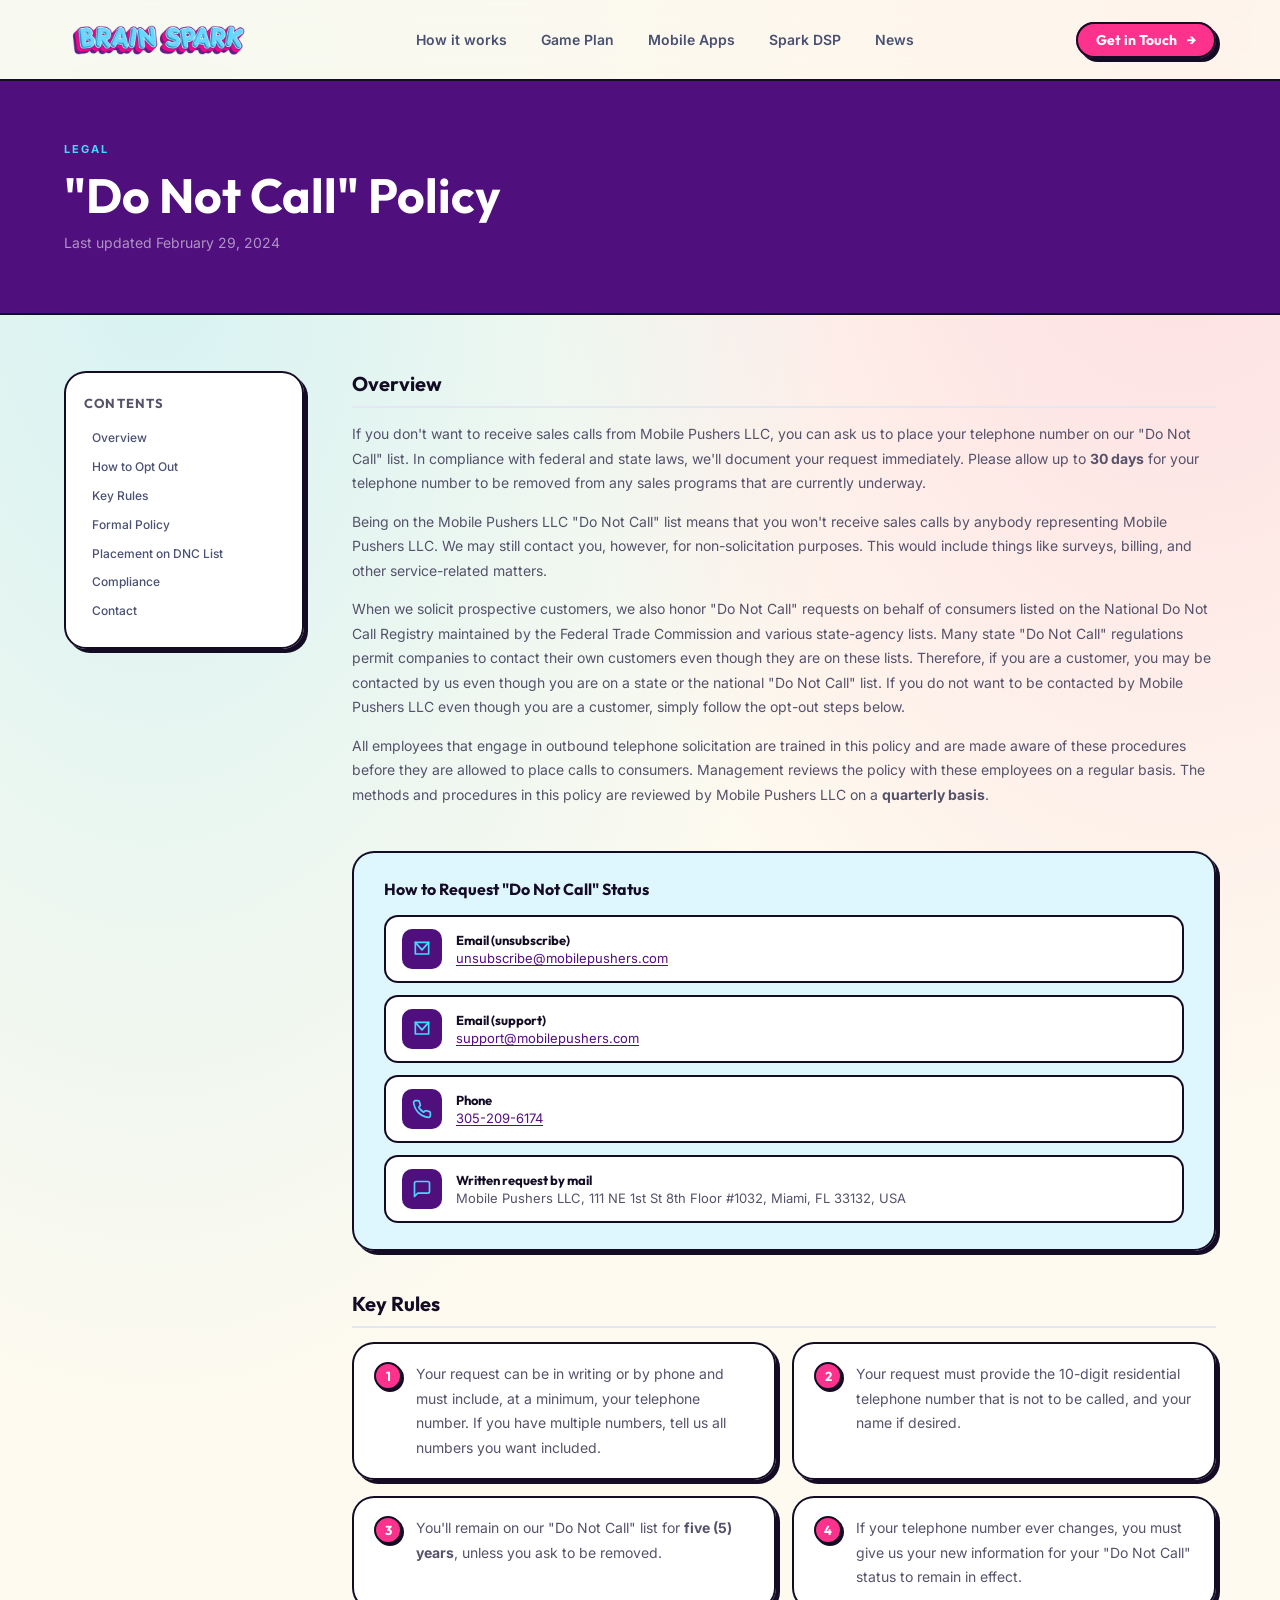
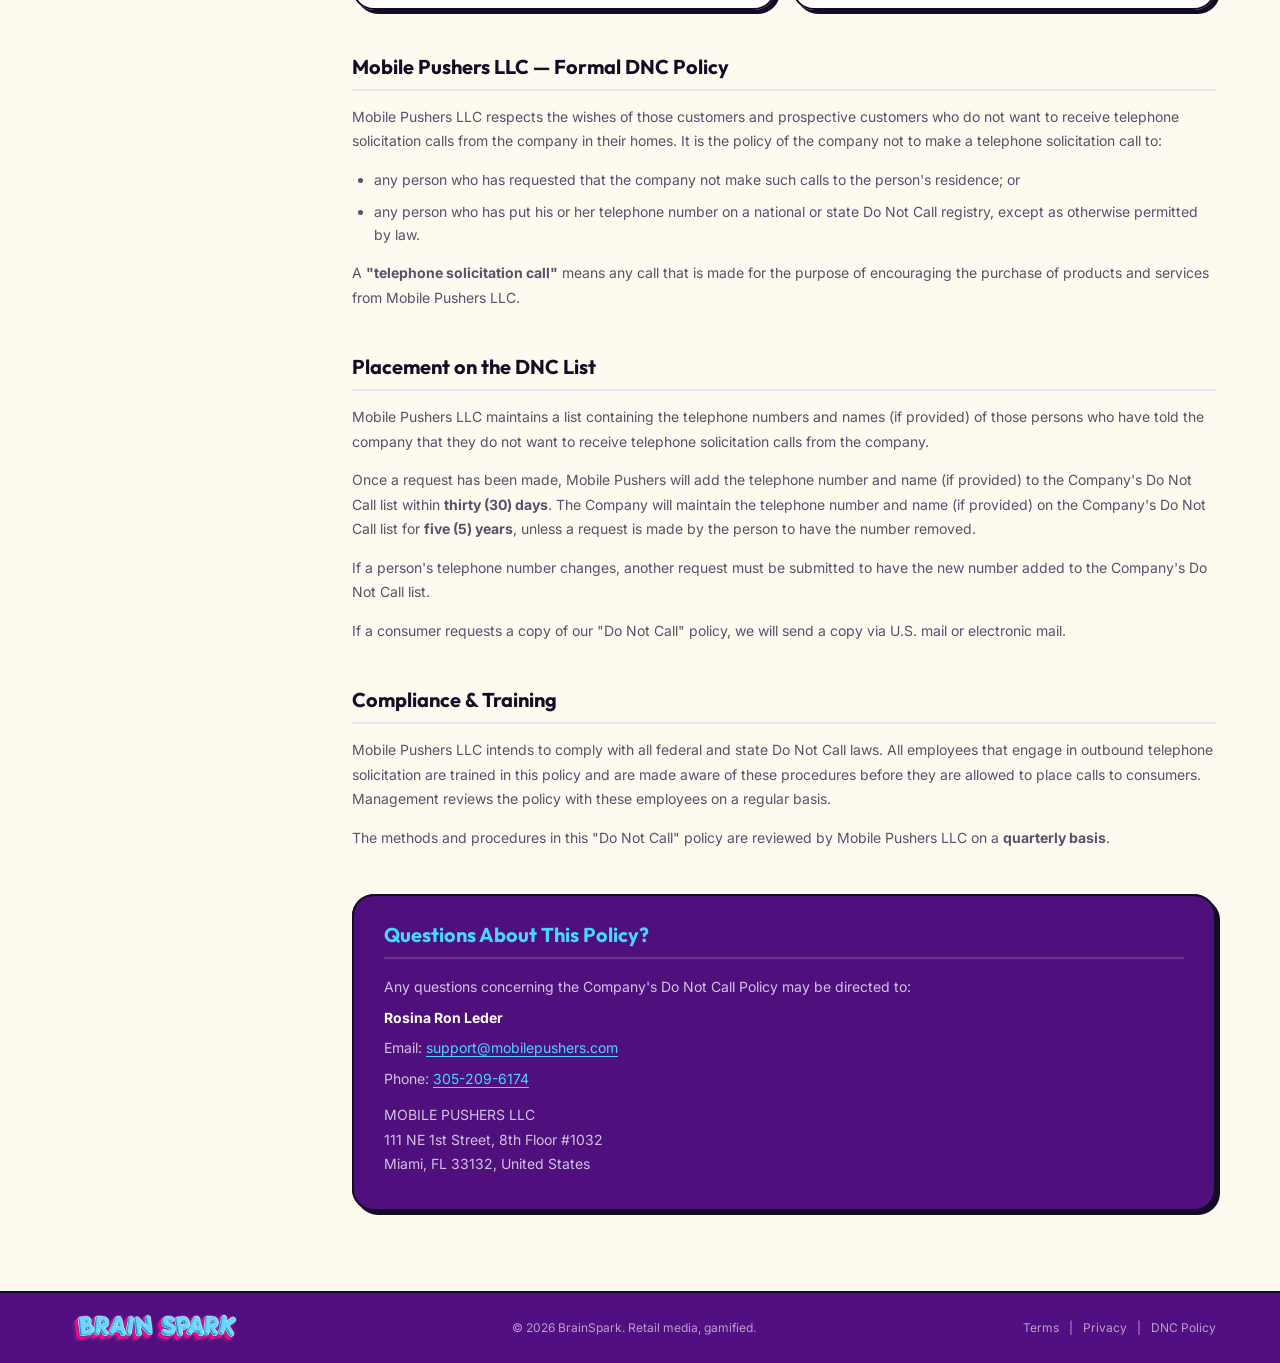
<file: dnc.html>
﻿<!DOCTYPE html>
<html lang="en">
<head>
  <meta charset="UTF-8" />
  <meta name="viewport" content="width=device-width, initial-scale=1.0" />
  <title>Do Not Call Policy — BrainSpark</title>
  <meta name="description" content="BrainSpark Do Not Call Policy — Mobile Pushers LLC" />
  <link rel="icon" type="image/png" sizes="32x32" href="images/favicon.png">
  <link rel="shortcut icon" href="images/favicon.png">
  <link rel="apple-touch-icon" href="images/favicon.png">
  <link rel="preconnect" href="https://fonts.googleapis.com" />
  <link rel="preconnect" href="https://fonts.gstatic.com" crossorigin />
  <link href="https://fonts.googleapis.com/css2?family=Fredoka:wght@400;500;600;700&family=Inter:wght@400;500;600;700&family=JetBrains+Mono:wght@400;700&family=Outfit:wght@500;700;800&family=Space+Grotesk:wght@500;600;700&display=swap" rel="stylesheet" />
  <link rel="stylesheet" href="style.css" />
  <link rel="stylesheet" href="responsive.css" />
</head>
<body>

  <!-- ============================== HEADER ============================== -->
  <header class="site-header">
    <div class="container header__inner">
      <a class="brand" href="index.html" aria-label="BrainSpark home">
        <img src="images/logo.png" alt="BrainSpark" class="brand__logo" />
      </a>
      <nav class="nav" id="primaryNav" aria-label="Primary">
        <a href="index.html#business" class="nav__link">How it works</a>
        <a href="index.html#gameplan" class="nav__link">Game Plan</a>
        <a href="index.html#mobile-apps" class="nav__link">Mobile Apps</a>
        <a href="index.html#spark-dsp" class="nav__link">Spark DSP</a>
        <a href="index.html#news" class="nav__link">News</a>
      </nav>
      <div class="header__actions">
        <a href="index.html#contact" class="btn btn--pink btn--sm header__cta">Get in Touch <span aria-hidden="true">→</span></a>
        <button class="nav-toggle" id="navToggle" aria-label="Open menu" aria-expanded="false" aria-controls="primaryNav">
          <span></span><span></span><span></span>
        </button>
      </div>
    </div>
  </header>

  <main>
    <!-- ========================= HERO ========================= -->
    <section class="terms-hero">
      <div class="container">
        <span class="terms-hero__label">Legal</span>
        <h1 class="terms-hero__title">"Do Not Call" Policy</h1>
        <p class="terms-hero__meta">Last updated February 29, 2024</p>
      </div>
    </section>

    <!-- ========================= CONTENT ========================= -->
    <div class="container">
      <div class="terms-layout">

        <!-- Sidebar TOC -->
        <aside class="toc" aria-label="Table of contents">
          <p class="toc__title">Contents</p>
          <nav class="toc__list">
            <a href="#overview">Overview</a>
            <a href="#how-to-opt-out">How to Opt Out</a>
            <a href="#key-rules">Key Rules</a>
            <a href="#formal-policy">Formal Policy</a>
            <a href="#placement">Placement on DNC List</a>
            <a href="#compliance">Compliance</a>
            <a href="#contact">Contact</a>
          </nav>
        </aside>

        <!-- Body -->
        <div class="terms-body">

          <!-- Overview -->
          <div class="terms-section" id="overview">
            <h2>Overview</h2>
            <p>If you don't want to receive sales calls from Mobile Pushers LLC, you can ask us to place your telephone number on our "Do Not Call" list. In compliance with federal and state laws, we'll document your request immediately. Please allow up to <strong>30 days</strong> for your telephone number to be removed from any sales programs that are currently underway.</p>
            <p>Being on the Mobile Pushers LLC "Do Not Call" list means that you won't receive sales calls by anybody representing Mobile Pushers LLC. We may still contact you, however, for non-solicitation purposes. This would include things like surveys, billing, and other service-related matters.</p>
            <p>When we solicit prospective customers, we also honor "Do Not Call" requests on behalf of consumers listed on the National Do Not Call Registry maintained by the Federal Trade Commission and various state-agency lists. Many state "Do Not Call" regulations permit companies to contact their own customers even though they are on these lists. Therefore, if you are a customer, you may be contacted by us even though you are on a state or the national "Do Not Call" list. If you do not want to be contacted by Mobile Pushers LLC even though you are a customer, simply follow the opt-out steps below.</p>
            <p>All employees that engage in outbound telephone solicitation are trained in this policy and are made aware of these procedures before they are allowed to place calls to consumers. Management reviews the policy with these employees on a regular basis. The methods and procedures in this policy are reviewed by Mobile Pushers LLC on a <strong>quarterly basis</strong>.</p>
          </div>

          <!-- How to opt out -->
          <div id="how-to-opt-out">
            <div class="dnc-action-card">
              <p class="dnc-action-card__title">How to Request "Do Not Call" Status</p>
              <div class="dnc-methods">
                <div class="dnc-method">
                  <span class="dnc-method__icon">
                    <svg viewBox="0 0 24 24" fill="none" stroke="currentColor" stroke-width="2" stroke-linecap="round" stroke-linejoin="round" aria-hidden="true"><path d="M4 4h16v14H4z"/><path d="M4 4l8 9 8-9"/></svg>
                  </span>
                  <div>
                    <p class="dnc-method__label">Email (unsubscribe)</p>
                    <p class="dnc-method__value"><a href="mailto:unsubscribe@mobilepushers.com">unsubscribe@mobilepushers.com</a></p>
                  </div>
                </div>
                <div class="dnc-method">
                  <span class="dnc-method__icon">
                    <svg viewBox="0 0 24 24" fill="none" stroke="currentColor" stroke-width="2" stroke-linecap="round" stroke-linejoin="round" aria-hidden="true"><path d="M4 4h16v14H4z"/><path d="M4 4l8 9 8-9"/></svg>
                  </span>
                  <div>
                    <p class="dnc-method__label">Email (support)</p>
                    <p class="dnc-method__value"><a href="mailto:support@mobilepushers.com">support@mobilepushers.com</a></p>
                  </div>
                </div>
                <div class="dnc-method">
                  <span class="dnc-method__icon">
                    <svg viewBox="0 0 24 24" fill="none" stroke="currentColor" stroke-width="2" stroke-linecap="round" stroke-linejoin="round" aria-hidden="true"><path d="M22 16.92V20a2 2 0 0 1-2.18 2A19.86 19.86 0 0 1 2 4.18 2 2 0 0 1 4 2h3.09a2 2 0 0 1 2 1.72 12.84 12.84 0 0 0 .7 2.81 2 2 0 0 1-.45 2.11L8.09 9.91a16 16 0 0 0 6 6l1.27-1.27a2 2 0 0 1 2.11-.45 12.84 12.84 0 0 0 2.81.7A2 2 0 0 1 22 16.92Z"/></svg>
                  </span>
                  <div>
                    <p class="dnc-method__label">Phone</p>
                    <p class="dnc-method__value"><a href="tel:+13052096174">305-209-6174</a></p>
                  </div>
                </div>
                <div class="dnc-method">
                  <span class="dnc-method__icon">
                    <svg viewBox="0 0 24 24" fill="none" stroke="currentColor" stroke-width="2" stroke-linecap="round" stroke-linejoin="round" aria-hidden="true"><path d="M21 15a2 2 0 0 1-2 2H7l-4 4V5a2 2 0 0 1 2-2h14a2 2 0 0 1 2 2z"/></svg>
                  </span>
                  <div>
                    <p class="dnc-method__label">Written request by mail</p>
                    <p class="dnc-method__value">Mobile Pushers LLC, 111 NE 1st St 8th Floor #1032, Miami, FL 33132, USA</p>
                  </div>
                </div>
              </div>
            </div>
          </div>

          <!-- Key rules -->
          <div class="terms-section" id="key-rules">
            <h2>Key Rules</h2>
            <div class="dnc-steps">
              <div class="dnc-step">
                <span class="dnc-step__num">1</span>
                <p class="dnc-step__text">Your request can be in writing or by phone and must include, at a minimum, your telephone number. If you have multiple numbers, tell us all numbers you want included.</p>
              </div>
              <div class="dnc-step">
                <span class="dnc-step__num">2</span>
                <p class="dnc-step__text">Your request must provide the 10-digit residential telephone number that is not to be called, and your name if desired.</p>
              </div>
              <div class="dnc-step">
                <span class="dnc-step__num">3</span>
                <p class="dnc-step__text">You'll remain on our "Do Not Call" list for <strong>five (5) years</strong>, unless you ask to be removed.</p>
              </div>
              <div class="dnc-step">
                <span class="dnc-step__num">4</span>
                <p class="dnc-step__text">If your telephone number ever changes, you must give us your new information for your "Do Not Call" status to remain in effect.</p>
              </div>
            </div>
          </div>

          <!-- Formal policy -->
          <div class="terms-section" id="formal-policy">
            <h2>Mobile Pushers LLC — Formal DNC Policy</h2>
            <p>Mobile Pushers LLC respects the wishes of those customers and prospective customers who do not want to receive telephone solicitation calls from the company in their homes. It is the policy of the company not to make a telephone solicitation call to:</p>
            <ul>
              <li>any person who has requested that the company not make such calls to the person's residence; or</li>
              <li>any person who has put his or her telephone number on a national or state Do Not Call registry, except as otherwise permitted by law.</li>
            </ul>
            <p>A <strong>"telephone solicitation call"</strong> means any call that is made for the purpose of encouraging the purchase of products and services from Mobile Pushers LLC.</p>
          </div>

          <!-- Placement -->
          <div class="terms-section" id="placement">
            <h2>Placement on the DNC List</h2>
            <p>Mobile Pushers LLC maintains a list containing the telephone numbers and names (if provided) of those persons who have told the company that they do not want to receive telephone solicitation calls from the company.</p>
            <p>Once a request has been made, Mobile Pushers will add the telephone number and name (if provided) to the Company's Do Not Call list within <strong>thirty (30) days</strong>. The Company will maintain the telephone number and name (if provided) on the Company's Do Not Call list for <strong>five (5) years</strong>, unless a request is made by the person to have the number removed.</p>
            <p>If a person's telephone number changes, another request must be submitted to have the new number added to the Company's Do Not Call list.</p>
            <p>If a consumer requests a copy of our "Do Not Call" policy, we will send a copy via U.S. mail or electronic mail.</p>
          </div>

          <!-- Compliance -->
          <div class="terms-section" id="compliance">
            <h2>Compliance &amp; Training</h2>
            <p>Mobile Pushers LLC intends to comply with all federal and state Do Not Call laws. All employees that engage in outbound telephone solicitation are trained in this policy and are made aware of these procedures before they are allowed to place calls to consumers. Management reviews the policy with these employees on a regular basis.</p>
            <p>The methods and procedures in this "Do Not Call" policy are reviewed by Mobile Pushers LLC on a <strong>quarterly basis</strong>.</p>
          </div>

          <!-- Contact -->
          <div class="terms-contact-card" id="contact">
            <h2>Questions About This Policy?</h2>
            <p>Any questions concerning the Company's Do Not Call Policy may be directed to:</p>
            <p><strong style="color:#fff;">Rosina Ron Leder</strong></p>
            <p>Email: <a href="mailto:support@mobilepushers.com">support@mobilepushers.com</a></p>
            <p>Phone: <a href="tel:+13052096174">305-209-6174</a></p>
            <p style="margin-top:12px;">
              MOBILE PUSHERS LLC<br>
              111 NE 1st Street, 8th Floor #1032<br>
              Miami, FL 33132, United States
            </p>
          </div>

        </div>
      </div>
    </div>
  </main>

  <!-- ============================== FOOTER ============================== -->
  <footer class="site-footer">
    <div class="container site-footer__inner">
      <img src="images/logo.png" alt="BrainSpark" class="site-footer__logo" />
      <p class="site-footer__copy">© 2026 BrainSpark. Retail media, gamified.</p>
      <nav class="site-footer__links" aria-label="Legal">
        <a href="terms.html">Terms</a><span aria-hidden="true">|</span>
        <a href="privacy.html">Privacy</a><span aria-hidden="true">|</span>
        <a href="dnc.html">DNC Policy</a>
      </nav>
    </div>
  </footer>

  <button class="back-to-top" id="backToTop" aria-label="Back to top">↑</button>
  <script src="script.js"></script>
</body>
</html>
</file>
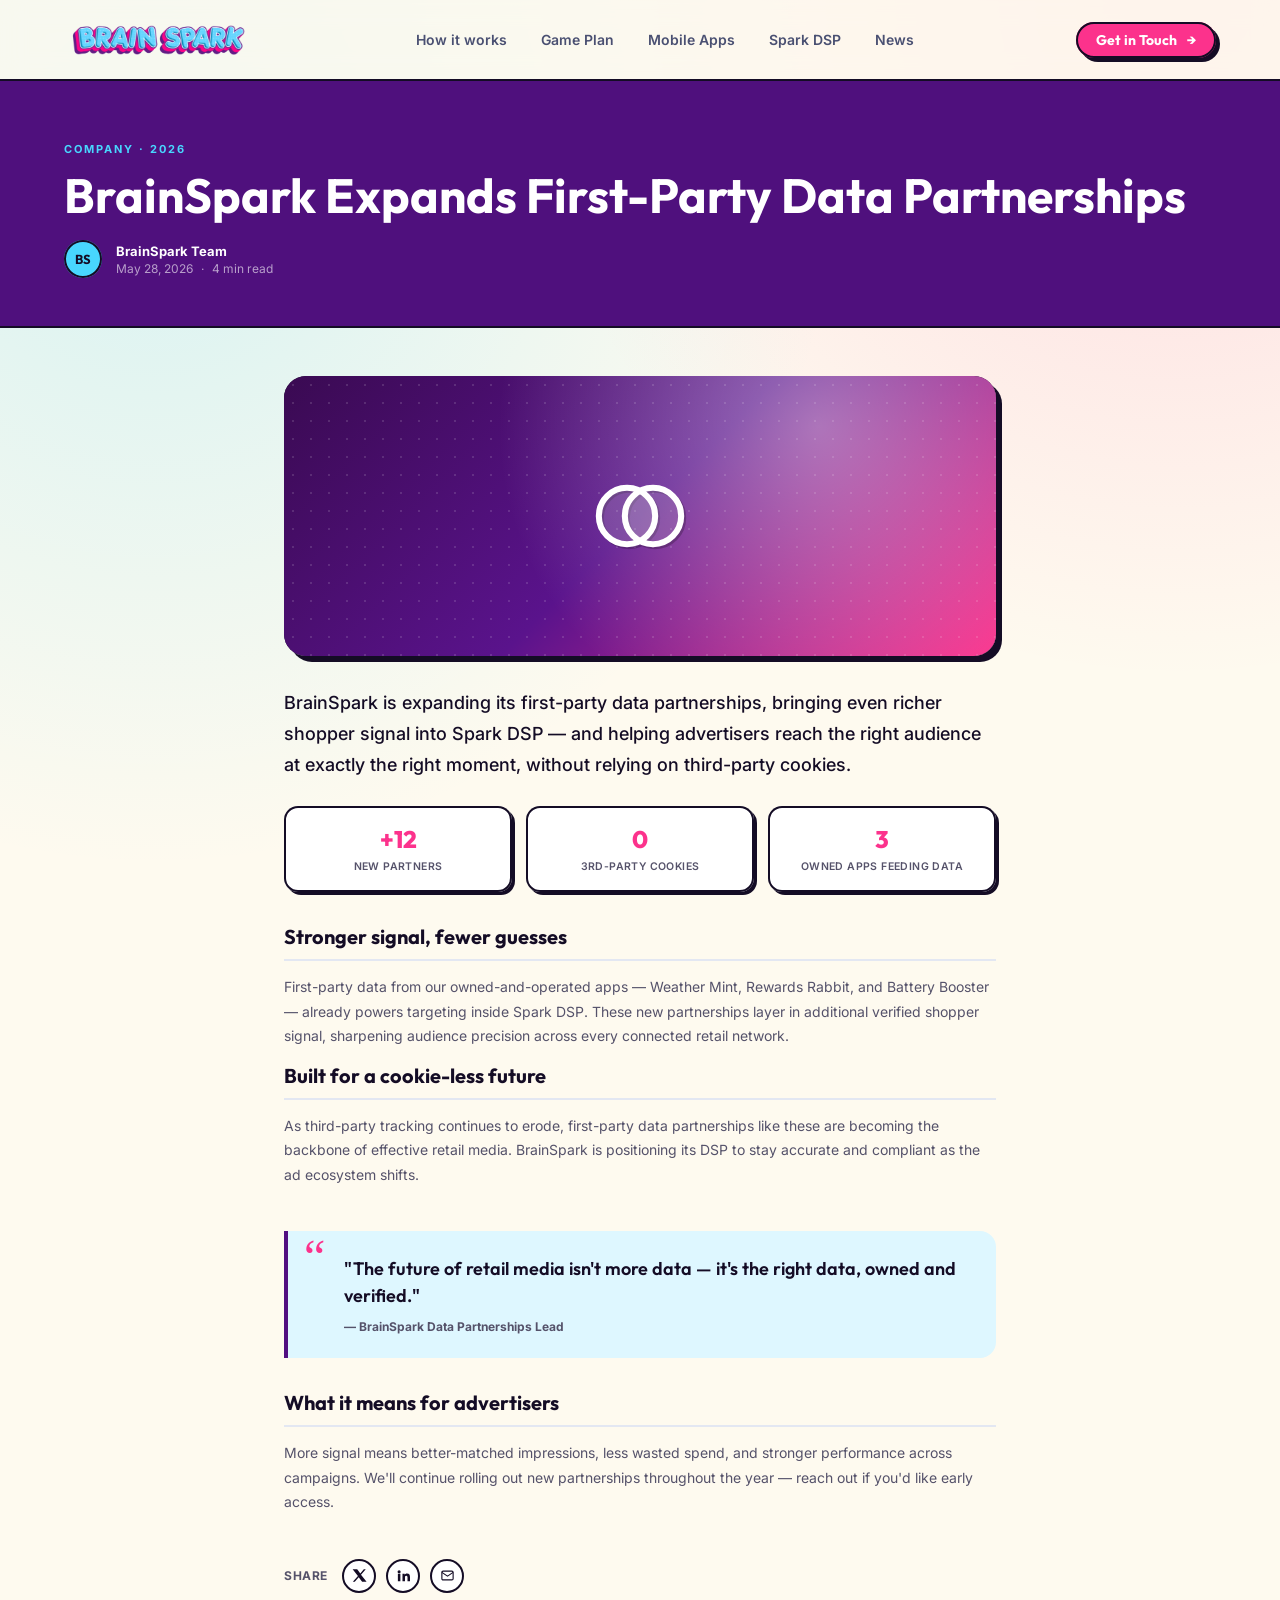
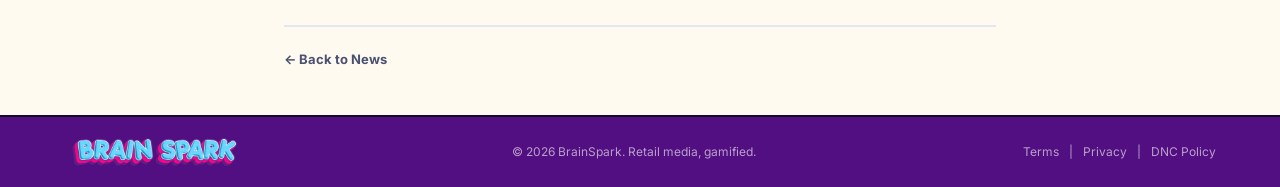
<file: news-data-partnerships.html>
<!DOCTYPE html>
<html lang="en">
<head>
  <meta charset="UTF-8" />
  <meta name="viewport" content="width=device-width, initial-scale=1.0" />
  <title>BrainSpark Expands First-Party Data Partnerships — BrainSpark</title>
  <meta name="description" content="New integrations bring even richer shopper signal to our DSP, helping advertisers reach the right audience at the right moment." />
  <link rel="icon" type="image/png" sizes="32x32" href="images/favicon.png">
  <link rel="shortcut icon" href="images/favicon.png">
  <link rel="apple-touch-icon" href="images/favicon.png">
  <link rel="preconnect" href="https://fonts.googleapis.com" />
  <link rel="preconnect" href="https://fonts.gstatic.com" crossorigin />
  <link href="https://fonts.googleapis.com/css2?family=Fredoka:wght@400;500;600;700&family=Inter:wght@400;500;600;700&family=JetBrains+Mono:wght@400;700&family=Outfit:wght@500;700;800&family=Space+Grotesk:wght@500;600;700&display=swap" rel="stylesheet" />
  <link rel="stylesheet" href="style.css" />
  <link rel="stylesheet" href="responsive.css" />
</head>
<body>

  <!-- ============================== HEADER ============================== -->
  <header class="site-header">
    <div class="container header__inner">
      <a class="brand" href="index.html" aria-label="BrainSpark home">
        <img src="images/logo.png" alt="BrainSpark" class="brand__logo" />
      </a>
      <nav class="nav" id="primaryNav" aria-label="Primary">
        <a href="index.html#business" class="nav__link">How it works</a>
        <a href="index.html#gameplan" class="nav__link">Game Plan</a>
        <a href="index.html#mobile-apps" class="nav__link">Mobile Apps</a>
        <a href="index.html#spark-dsp" class="nav__link">Spark DSP</a>
        <a href="index.html#news" class="nav__link">News</a>
      </nav>
      <div class="header__actions">
        <a href="index.html#contact" class="btn btn--pink btn--sm header__cta">Get in Touch <span aria-hidden="true">→</span></a>
        <button class="nav-toggle" id="navToggle" aria-label="Open menu" aria-expanded="false" aria-controls="primaryNav">
          <span></span><span></span><span></span>
        </button>
      </div>
    </div>
  </header>

  <main>
    <!-- ========================= ARTICLE HERO ========================= -->
    <section class="terms-hero">
      <div class="container">
        <span class="terms-hero__label">Company · 2026</span>
        <h1 class="terms-hero__title">BrainSpark Expands First-Party Data Partnerships</h1>
        <div class="news-meta-row">
          <span class="news-meta-row__avatar">BS</span>
          <div class="news-meta-row__info">
            <span class="news-meta-row__name">BrainSpark Team</span>
            <span class="news-meta-row__sub"><span>May 28, 2026</span><span>4 min read</span></span>
          </div>
        </div>
      </div>
    </section>

    <div class="container">
      <article class="news-article">
        <div class="news-article__cover">
          <div class="news-visual news-visual--data" aria-hidden="true">
            <svg viewBox="0 0 24 24" fill="none" stroke="#fff" stroke-width="1.4"><circle cx="9" cy="12" r="6.5" fill="rgba(255,255,255,0.14)"/><circle cx="15" cy="12" r="6.5" fill="rgba(255,255,255,0.14)"/></svg>
          </div>
        </div>

        <p class="news-article__lede">BrainSpark is expanding its first-party data partnerships, bringing even richer shopper signal into Spark DSP — and helping advertisers reach the right audience at exactly the right moment, without relying on third-party cookies.</p>

        <div class="news-stats">
          <div class="news-stat"><strong>+12</strong><span>New Partners</span></div>
          <div class="news-stat"><strong>0</strong><span>3rd-Party Cookies</span></div>
          <div class="news-stat"><strong>3</strong><span>Owned Apps Feeding Data</span></div>
        </div>

        <div class="terms-section">
          <h2>Stronger signal, fewer guesses</h2>
          <p>First-party data from our owned-and-operated apps — Weather Mint, Rewards Rabbit, and Battery Booster — already powers targeting inside Spark DSP. These new partnerships layer in additional verified shopper signal, sharpening audience precision across every connected retail network.</p>

          <h2>Built for a cookie-less future</h2>
          <p>As third-party tracking continues to erode, first-party data partnerships like these are becoming the backbone of effective retail media. BrainSpark is positioning its DSP to stay accurate and compliant as the ad ecosystem shifts.</p>
        </div>

        <blockquote class="news-quote">
          <p>"The future of retail media isn't more data — it's the right data, owned and verified."</p>
          <cite>— BrainSpark Data Partnerships Lead</cite>
        </blockquote>

        <div class="terms-section">
          <h2>What it means for advertisers</h2>
          <p>More signal means better-matched impressions, less wasted spend, and stronger performance across campaigns. We'll continue rolling out new partnerships throughout the year — reach out if you'd like early access.</p>
        </div>

        <div class="news-share">
          <span class="news-share__label">Share</span>
          <a href="https://twitter.com/intent/tweet?url=" target="_blank" rel="noopener" aria-label="Share on X">
            <svg width="15" height="15" viewBox="0 0 24 24" fill="currentColor" aria-hidden="true"><path d="M18.9 2H22l-7.6 8.7L23.3 22h-7.1l-5.5-7.2L4.4 22H1.3l8.2-9.3L1 2h7.3l5 6.6L18.9 2Z"/></svg>
          </a>
          <a href="https://www.linkedin.com/sharing/share-offsite/?url=" target="_blank" rel="noopener" aria-label="Share on LinkedIn">
            <svg width="15" height="15" viewBox="0 0 24 24" fill="currentColor" aria-hidden="true"><path d="M4.98 3.5a2.5 2.5 0 1 1 0 5 2.5 2.5 0 0 1 0-5ZM3 9h4v12H3V9Zm7 0h3.8v1.7h.05c.53-1 1.83-2 3.77-2 4.03 0 4.78 2.65 4.78 6.1V21h-4v-5.6c0-1.34-.02-3.06-1.87-3.06-1.87 0-2.16 1.46-2.16 2.96V21h-4V9Z"/></svg>
          </a>
          <a href="mailto:?subject=BrainSpark%20Data%20Partnerships" aria-label="Share via email">
            <svg width="15" height="15" viewBox="0 0 24 24" fill="none" stroke="currentColor" stroke-width="1.8" aria-hidden="true"><rect x="3" y="5" width="18" height="14" rx="2"/><path d="m3 7 9 6 9-6"/></svg>
          </a>
        </div>

        <a href="index.html#news" class="news-article__back">← Back to News</a>
      </article>
    </div>
  </main>

  <!-- ============================== FOOTER ============================== -->
  <footer class="site-footer">
    <div class="container site-footer__inner">
      <img src="images/logo.png" alt="BrainSpark" class="site-footer__logo" />
      <p class="site-footer__copy">© 2026 BrainSpark. Retail media, gamified.</p>
      <nav class="site-footer__links" aria-label="Legal">
        <a href="terms.html">Terms</a><span aria-hidden="true">|</span>
        <a href="privacy.html">Privacy</a><span aria-hidden="true">|</span>
        <a href="dnc.html">DNC Policy</a>
      </nav>
    </div>
  </footer>

  <button class="back-to-top" id="backToTop" aria-label="Back to top">↑</button>
  <script src="script.js"></script>
</body>
</html>
</file>
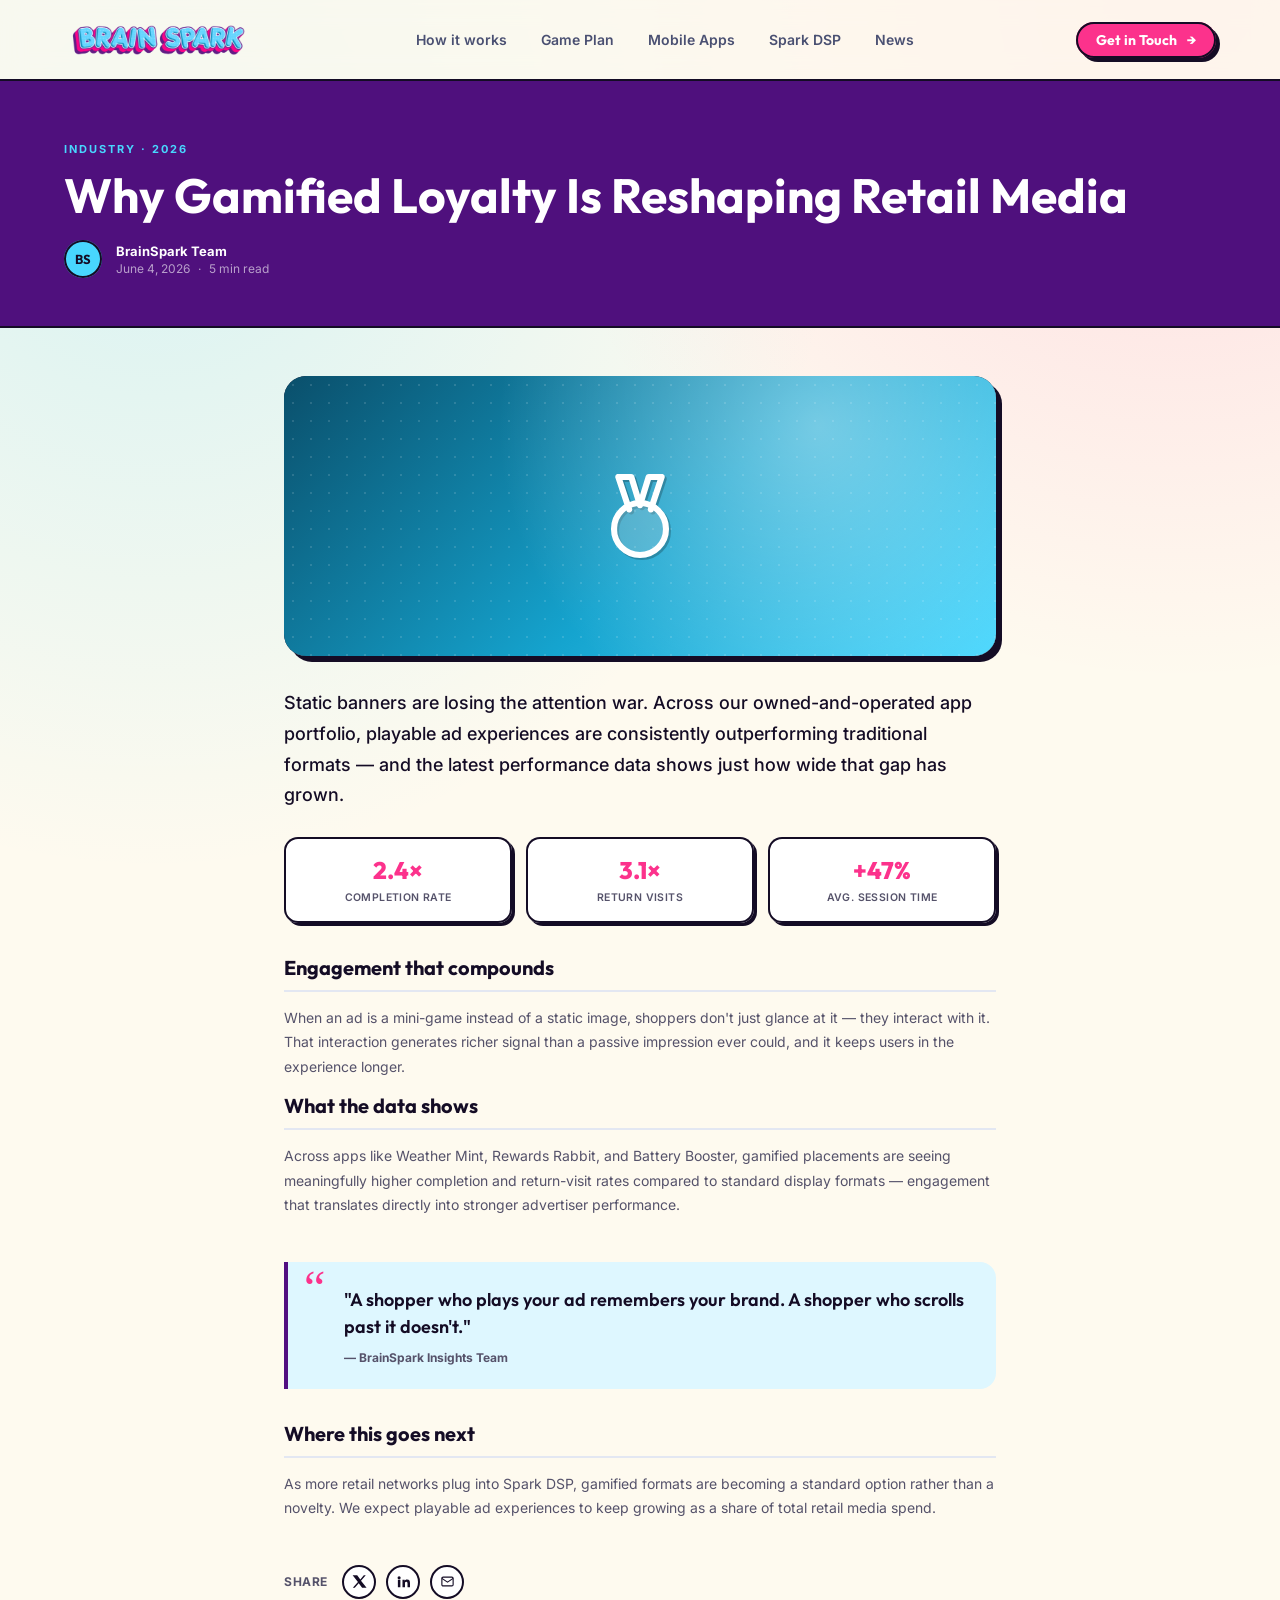
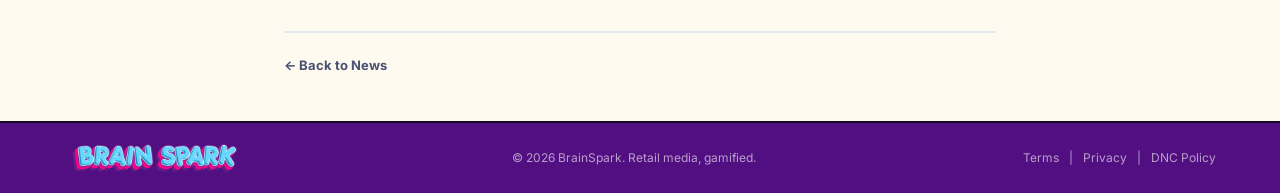
<file: news-gamified-loyalty.html>
<!DOCTYPE html>
<html lang="en">
<head>
  <meta charset="UTF-8" />
  <meta name="viewport" content="width=device-width, initial-scale=1.0" />
  <title>Why Gamified Loyalty Is Reshaping Retail Media — BrainSpark</title>
  <meta name="description" content="Playable ad experiences are driving deeper engagement than static banners — here's what the latest performance data shows." />
  <link rel="icon" type="image/png" sizes="32x32" href="images/favicon.png">
  <link rel="shortcut icon" href="images/favicon.png">
  <link rel="apple-touch-icon" href="images/favicon.png">
  <link rel="preconnect" href="https://fonts.googleapis.com" />
  <link rel="preconnect" href="https://fonts.gstatic.com" crossorigin />
  <link href="https://fonts.googleapis.com/css2?family=Fredoka:wght@400;500;600;700&family=Inter:wght@400;500;600;700&family=JetBrains+Mono:wght@400;700&family=Outfit:wght@500;700;800&family=Space+Grotesk:wght@500;600;700&display=swap" rel="stylesheet" />
  <link rel="stylesheet" href="style.css" />
  <link rel="stylesheet" href="responsive.css" />
</head>
<body>

  <!-- ============================== HEADER ============================== -->
  <header class="site-header">
    <div class="container header__inner">
      <a class="brand" href="index.html" aria-label="BrainSpark home">
        <img src="images/logo.png" alt="BrainSpark" class="brand__logo" />
      </a>
      <nav class="nav" id="primaryNav" aria-label="Primary">
        <a href="index.html#business" class="nav__link">How it works</a>
        <a href="index.html#gameplan" class="nav__link">Game Plan</a>
        <a href="index.html#mobile-apps" class="nav__link">Mobile Apps</a>
        <a href="index.html#spark-dsp" class="nav__link">Spark DSP</a>
        <a href="index.html#news" class="nav__link">News</a>
      </nav>
      <div class="header__actions">
        <a href="index.html#contact" class="btn btn--pink btn--sm header__cta">Get in Touch <span aria-hidden="true">→</span></a>
        <button class="nav-toggle" id="navToggle" aria-label="Open menu" aria-expanded="false" aria-controls="primaryNav">
          <span></span><span></span><span></span>
        </button>
      </div>
    </div>
  </header>

  <main>
    <!-- ========================= ARTICLE HERO ========================= -->
    <section class="terms-hero">
      <div class="container">
        <span class="terms-hero__label">Industry · 2026</span>
        <h1 class="terms-hero__title">Why Gamified Loyalty Is Reshaping Retail Media</h1>
        <div class="news-meta-row">
          <span class="news-meta-row__avatar">BS</span>
          <div class="news-meta-row__info">
            <span class="news-meta-row__name">BrainSpark Team</span>
            <span class="news-meta-row__sub"><span>June 4, 2026</span><span>5 min read</span></span>
          </div>
        </div>
      </div>
    </section>

    <div class="container">
      <article class="news-article">
        <div class="news-article__cover">
          <div class="news-visual news-visual--loyalty" aria-hidden="true">
            <svg viewBox="0 0 24 24" fill="none" stroke="#fff" stroke-width="1.4" stroke-linecap="round" stroke-linejoin="round"><circle cx="12" cy="15" r="6" fill="rgba(255,255,255,0.18)"/><path d="M9.5 10.5L7 3h3l2 6.5M14.5 10.5L17 3h-3l-2 6.5"/></svg>
          </div>
        </div>

        <p class="news-article__lede">Static banners are losing the attention war. Across our owned-and-operated app portfolio, playable ad experiences are consistently outperforming traditional formats — and the latest performance data shows just how wide that gap has grown.</p>

        <div class="news-stats">
          <div class="news-stat"><strong>2.4×</strong><span>Completion Rate</span></div>
          <div class="news-stat"><strong>3.1×</strong><span>Return Visits</span></div>
          <div class="news-stat"><strong>+47%</strong><span>Avg. Session Time</span></div>
        </div>

        <div class="terms-section">
          <h2>Engagement that compounds</h2>
          <p>When an ad is a mini-game instead of a static image, shoppers don't just glance at it — they interact with it. That interaction generates richer signal than a passive impression ever could, and it keeps users in the experience longer.</p>

          <h2>What the data shows</h2>
          <p>Across apps like Weather Mint, Rewards Rabbit, and Battery Booster, gamified placements are seeing meaningfully higher completion and return-visit rates compared to standard display formats — engagement that translates directly into stronger advertiser performance.</p>
        </div>

        <blockquote class="news-quote">
          <p>"A shopper who plays your ad remembers your brand. A shopper who scrolls past it doesn't."</p>
          <cite>— BrainSpark Insights Team</cite>
        </blockquote>

        <div class="terms-section">
          <h2>Where this goes next</h2>
          <p>As more retail networks plug into Spark DSP, gamified formats are becoming a standard option rather than a novelty. We expect playable ad experiences to keep growing as a share of total retail media spend.</p>
        </div>

        <div class="news-share">
          <span class="news-share__label">Share</span>
          <a href="https://twitter.com/intent/tweet?url=" target="_blank" rel="noopener" aria-label="Share on X">
            <svg width="15" height="15" viewBox="0 0 24 24" fill="currentColor" aria-hidden="true"><path d="M18.9 2H22l-7.6 8.7L23.3 22h-7.1l-5.5-7.2L4.4 22H1.3l8.2-9.3L1 2h7.3l5 6.6L18.9 2Z"/></svg>
          </a>
          <a href="https://www.linkedin.com/sharing/share-offsite/?url=" target="_blank" rel="noopener" aria-label="Share on LinkedIn">
            <svg width="15" height="15" viewBox="0 0 24 24" fill="currentColor" aria-hidden="true"><path d="M4.98 3.5a2.5 2.5 0 1 1 0 5 2.5 2.5 0 0 1 0-5ZM3 9h4v12H3V9Zm7 0h3.8v1.7h.05c.53-1 1.83-2 3.77-2 4.03 0 4.78 2.65 4.78 6.1V21h-4v-5.6c0-1.34-.02-3.06-1.87-3.06-1.87 0-2.16 1.46-2.16 2.96V21h-4V9Z"/></svg>
          </a>
          <a href="mailto:?subject=Gamified%20Loyalty%20News" aria-label="Share via email">
            <svg width="15" height="15" viewBox="0 0 24 24" fill="none" stroke="currentColor" stroke-width="1.8" aria-hidden="true"><rect x="3" y="5" width="18" height="14" rx="2"/><path d="m3 7 9 6 9-6"/></svg>
          </a>
        </div>

        <a href="index.html#news" class="news-article__back">← Back to News</a>
      </article>
    </div>
  </main>

  <!-- ============================== FOOTER ============================== -->
  <footer class="site-footer">
    <div class="container site-footer__inner">
      <img src="images/logo.png" alt="BrainSpark" class="site-footer__logo" />
      <p class="site-footer__copy">© 2026 BrainSpark. Retail media, gamified.</p>
      <nav class="site-footer__links" aria-label="Legal">
        <a href="terms.html">Terms</a><span aria-hidden="true">|</span>
        <a href="privacy.html">Privacy</a><span aria-hidden="true">|</span>
        <a href="dnc.html">DNC Policy</a>
      </nav>
    </div>
  </footer>

  <button class="back-to-top" id="backToTop" aria-label="Back to top">↑</button>
  <script src="script.js"></script>
</body>
</html>
</file>
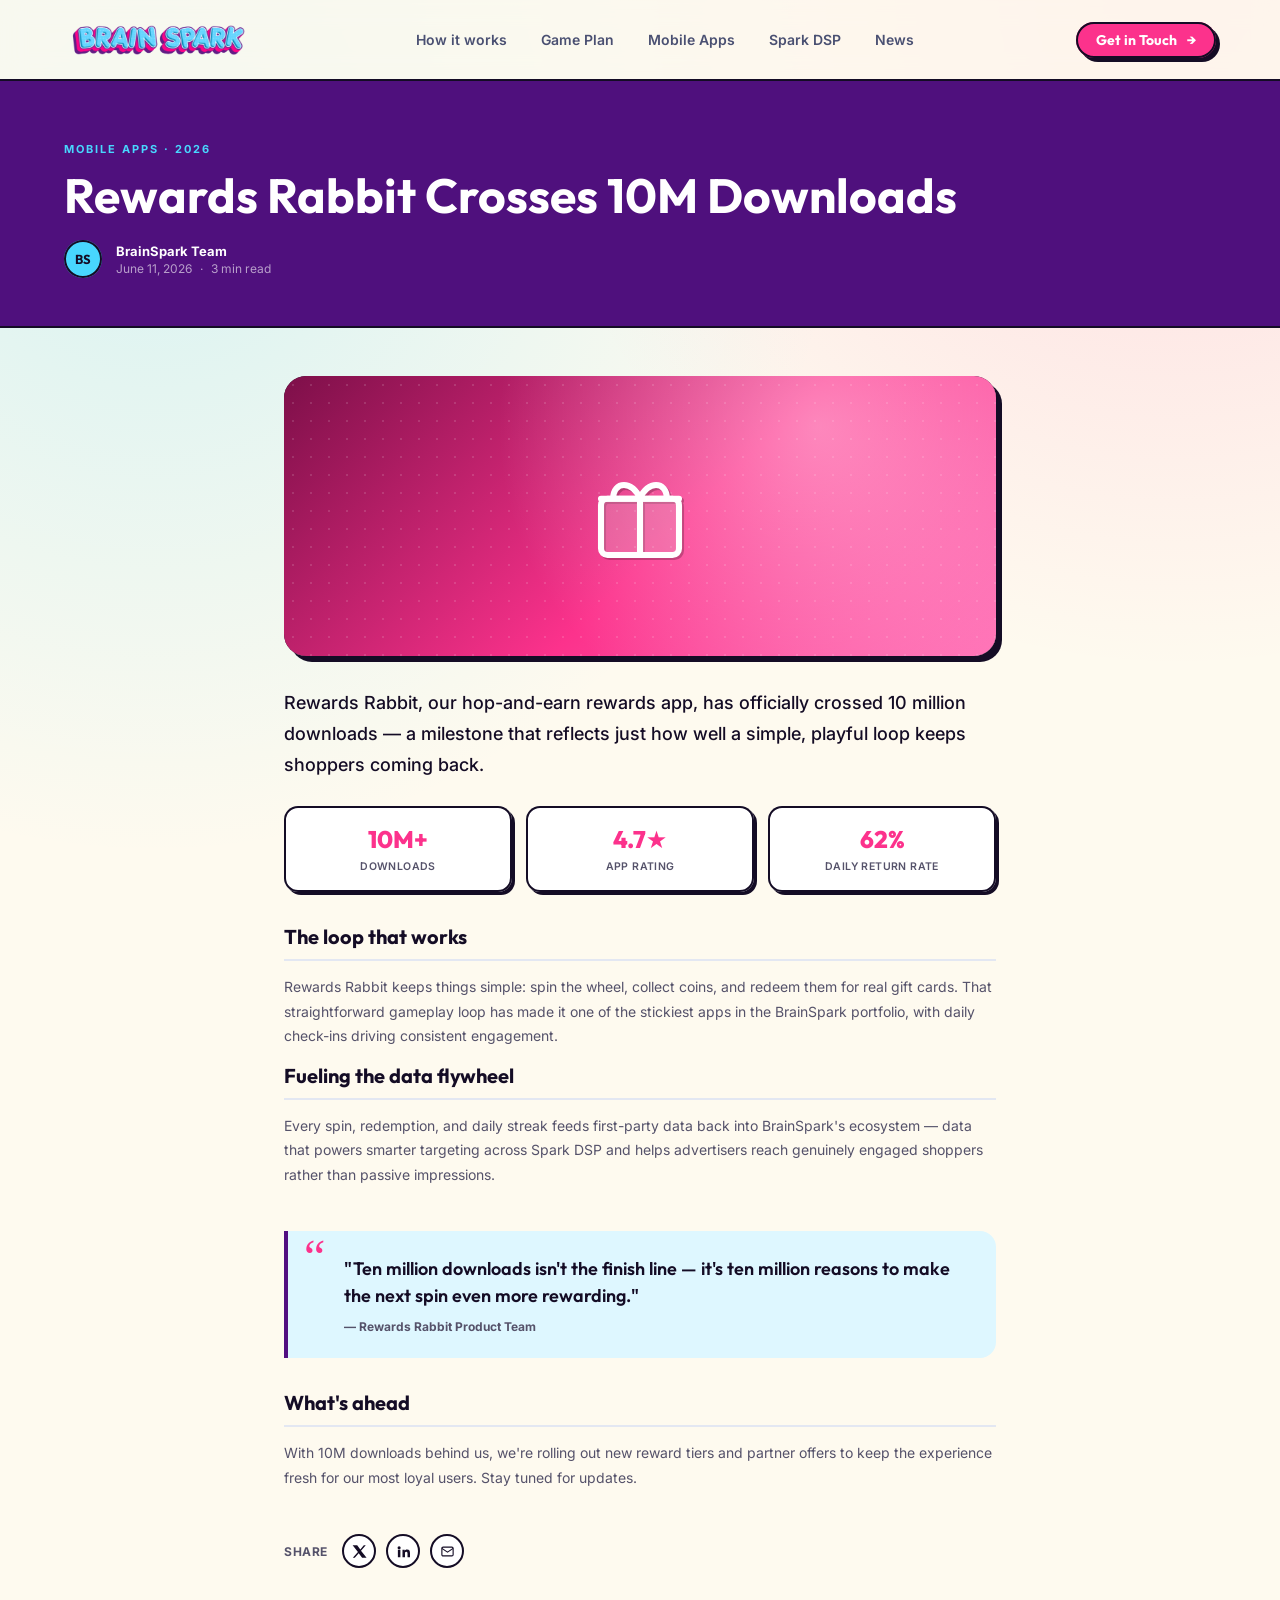
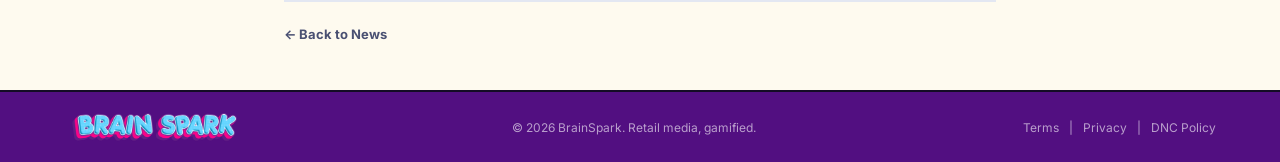
<file: news-rewards-rabbit.html>
<!DOCTYPE html>
<html lang="en">
<head>
  <meta charset="UTF-8" />
  <meta name="viewport" content="width=device-width, initial-scale=1.0" />
  <title>Rewards Rabbit Crosses 10M Downloads — BrainSpark</title>
  <meta name="description" content="Rewards Rabbit hits a new download milestone, fueling fresh first-party data across the BrainSpark portfolio." />
  <link rel="icon" type="image/png" sizes="32x32" href="images/favicon.png">
  <link rel="shortcut icon" href="images/favicon.png">
  <link rel="apple-touch-icon" href="images/favicon.png">
  <link rel="preconnect" href="https://fonts.googleapis.com" />
  <link rel="preconnect" href="https://fonts.gstatic.com" crossorigin />
  <link href="https://fonts.googleapis.com/css2?family=Fredoka:wght@400;500;600;700&family=Inter:wght@400;500;600;700&family=JetBrains+Mono:wght@400;700&family=Outfit:wght@500;700;800&family=Space+Grotesk:wght@500;600;700&display=swap" rel="stylesheet" />
  <link rel="stylesheet" href="style.css" />
  <link rel="stylesheet" href="responsive.css" />
</head>
<body>

  <!-- ============================== HEADER ============================== -->
  <header class="site-header">
    <div class="container header__inner">
      <a class="brand" href="index.html" aria-label="BrainSpark home">
        <img src="images/logo.png" alt="BrainSpark" class="brand__logo" />
      </a>
      <nav class="nav" id="primaryNav" aria-label="Primary">
        <a href="index.html#business" class="nav__link">How it works</a>
        <a href="index.html#gameplan" class="nav__link">Game Plan</a>
        <a href="index.html#mobile-apps" class="nav__link">Mobile Apps</a>
        <a href="index.html#spark-dsp" class="nav__link">Spark DSP</a>
        <a href="index.html#news" class="nav__link">News</a>
      </nav>
      <div class="header__actions">
        <a href="index.html#contact" class="btn btn--pink btn--sm header__cta">Get in Touch <span aria-hidden="true">→</span></a>
        <button class="nav-toggle" id="navToggle" aria-label="Open menu" aria-expanded="false" aria-controls="primaryNav">
          <span></span><span></span><span></span>
        </button>
      </div>
    </div>
  </header>

  <main>
    <!-- ========================= ARTICLE HERO ========================= -->
    <section class="terms-hero">
      <div class="container">
        <span class="terms-hero__label">Mobile Apps · 2026</span>
        <h1 class="terms-hero__title">Rewards Rabbit Crosses 10M Downloads</h1>
        <div class="news-meta-row">
          <span class="news-meta-row__avatar">BS</span>
          <div class="news-meta-row__info">
            <span class="news-meta-row__name">BrainSpark Team</span>
            <span class="news-meta-row__sub"><span>June 11, 2026</span><span>3 min read</span></span>
          </div>
        </div>
      </div>
    </section>

    <div class="container">
      <article class="news-article">
        <div class="news-article__cover">
          <div class="news-visual news-visual--rabbit" aria-hidden="true">
            <svg viewBox="0 0 24 24" fill="none" stroke="#fff" stroke-width="1.4" stroke-linecap="round" stroke-linejoin="round"><rect x="3" y="8" width="18" height="13" rx="1.5" fill="rgba(255,255,255,0.18)"/><path d="M3 8h18M12 8v13M12 8c-1.6-4.2-6.2-4.2-6.2 0M12 8c1.6-4.2 6.2-4.2 6.2 0"/></svg>
          </div>
        </div>

        <p class="news-article__lede">Rewards Rabbit, our hop-and-earn rewards app, has officially crossed 10 million downloads — a milestone that reflects just how well a simple, playful loop keeps shoppers coming back.</p>

        <div class="news-stats">
          <div class="news-stat"><strong>10M+</strong><span>Downloads</span></div>
          <div class="news-stat"><strong>4.7★</strong><span>App Rating</span></div>
          <div class="news-stat"><strong>62%</strong><span>Daily Return Rate</span></div>
        </div>

        <div class="terms-section">
          <h2>The loop that works</h2>
          <p>Rewards Rabbit keeps things simple: spin the wheel, collect coins, and redeem them for real gift cards. That straightforward gameplay loop has made it one of the stickiest apps in the BrainSpark portfolio, with daily check-ins driving consistent engagement.</p>

          <h2>Fueling the data flywheel</h2>
          <p>Every spin, redemption, and daily streak feeds first-party data back into BrainSpark's ecosystem — data that powers smarter targeting across Spark DSP and helps advertisers reach genuinely engaged shoppers rather than passive impressions.</p>
        </div>

        <blockquote class="news-quote">
          <p>"Ten million downloads isn't the finish line — it's ten million reasons to make the next spin even more rewarding."</p>
          <cite>— Rewards Rabbit Product Team</cite>
        </blockquote>

        <div class="terms-section">
          <h2>What's ahead</h2>
          <p>With 10M downloads behind us, we're rolling out new reward tiers and partner offers to keep the experience fresh for our most loyal users. Stay tuned for updates.</p>
        </div>

        <div class="news-share">
          <span class="news-share__label">Share</span>
          <a href="https://twitter.com/intent/tweet?url=" target="_blank" rel="noopener" aria-label="Share on X">
            <svg width="15" height="15" viewBox="0 0 24 24" fill="currentColor" aria-hidden="true"><path d="M18.9 2H22l-7.6 8.7L23.3 22h-7.1l-5.5-7.2L4.4 22H1.3l8.2-9.3L1 2h7.3l5 6.6L18.9 2Z"/></svg>
          </a>
          <a href="https://www.linkedin.com/sharing/share-offsite/?url=" target="_blank" rel="noopener" aria-label="Share on LinkedIn">
            <svg width="15" height="15" viewBox="0 0 24 24" fill="currentColor" aria-hidden="true"><path d="M4.98 3.5a2.5 2.5 0 1 1 0 5 2.5 2.5 0 0 1 0-5ZM3 9h4v12H3V9Zm7 0h3.8v1.7h.05c.53-1 1.83-2 3.77-2 4.03 0 4.78 2.65 4.78 6.1V21h-4v-5.6c0-1.34-.02-3.06-1.87-3.06-1.87 0-2.16 1.46-2.16 2.96V21h-4V9Z"/></svg>
          </a>
          <a href="mailto:?subject=Rewards%20Rabbit%20News" aria-label="Share via email">
            <svg width="15" height="15" viewBox="0 0 24 24" fill="none" stroke="currentColor" stroke-width="1.8" aria-hidden="true"><rect x="3" y="5" width="18" height="14" rx="2"/><path d="m3 7 9 6 9-6"/></svg>
          </a>
        </div>

        <a href="index.html#news" class="news-article__back">← Back to News</a>
      </article>
    </div>
  </main>

  <!-- ============================== FOOTER ============================== -->
  <footer class="site-footer">
    <div class="container site-footer__inner">
      <img src="images/logo.png" alt="BrainSpark" class="site-footer__logo" />
      <p class="site-footer__copy">© 2026 BrainSpark. Retail media, gamified.</p>
      <nav class="site-footer__links" aria-label="Legal">
        <a href="terms.html">Terms</a><span aria-hidden="true">|</span>
        <a href="privacy.html">Privacy</a><span aria-hidden="true">|</span>
        <a href="dnc.html">DNC Policy</a>
      </nav>
    </div>
  </footer>

  <button class="back-to-top" id="backToTop" aria-label="Back to top">↑</button>
  <script src="script.js"></script>
</body>
</html>
</file>
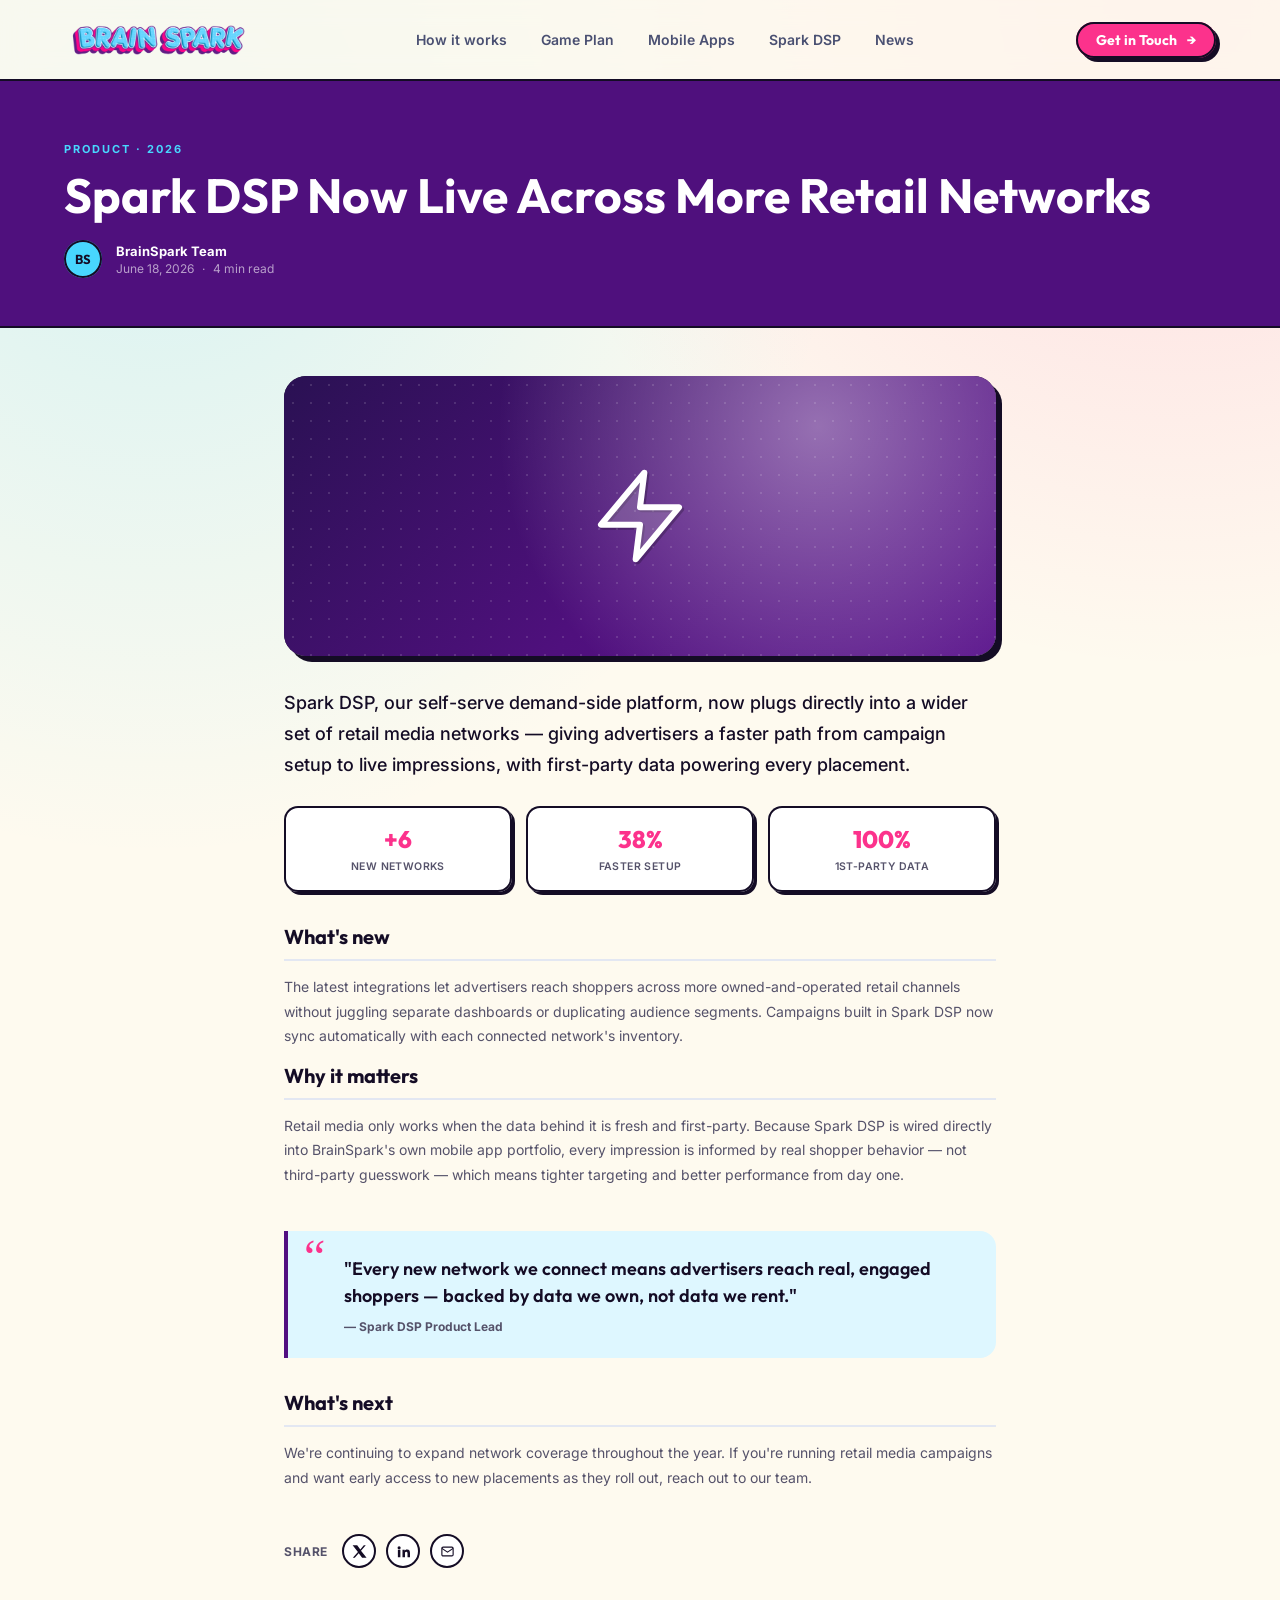
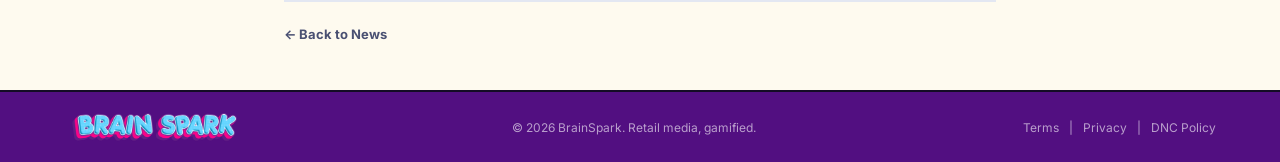
<file: news-spark-dsp.html>
<!DOCTYPE html>
<html lang="en">
<head>
  <meta charset="UTF-8" />
  <meta name="viewport" content="width=device-width, initial-scale=1.0" />
  <title>Spark DSP Now Live Across More Retail Networks — BrainSpark</title>
  <meta name="description" content="Spark DSP plugs into more retail media channels, putting first-party data to work the moment a campaign goes live." />
  <link rel="icon" type="image/png" sizes="32x32" href="images/favicon.png">
  <link rel="shortcut icon" href="images/favicon.png">
  <link rel="apple-touch-icon" href="images/favicon.png">
  <link rel="preconnect" href="https://fonts.googleapis.com" />
  <link rel="preconnect" href="https://fonts.gstatic.com" crossorigin />
  <link href="https://fonts.googleapis.com/css2?family=Fredoka:wght@400;500;600;700&family=Inter:wght@400;500;600;700&family=JetBrains+Mono:wght@400;700&family=Outfit:wght@500;700;800&family=Space+Grotesk:wght@500;600;700&display=swap" rel="stylesheet" />
  <link rel="stylesheet" href="style.css" />
  <link rel="stylesheet" href="responsive.css" />
</head>
<body>

  <!-- ============================== HEADER ============================== -->
  <header class="site-header">
    <div class="container header__inner">
      <a class="brand" href="index.html" aria-label="BrainSpark home">
        <img src="images/logo.png" alt="BrainSpark" class="brand__logo" />
      </a>
      <nav class="nav" id="primaryNav" aria-label="Primary">
        <a href="index.html#business" class="nav__link">How it works</a>
        <a href="index.html#gameplan" class="nav__link">Game Plan</a>
        <a href="index.html#mobile-apps" class="nav__link">Mobile Apps</a>
        <a href="index.html#spark-dsp" class="nav__link">Spark DSP</a>
        <a href="index.html#news" class="nav__link">News</a>
      </nav>
      <div class="header__actions">
        <a href="index.html#contact" class="btn btn--pink btn--sm header__cta">Get in Touch <span aria-hidden="true">→</span></a>
        <button class="nav-toggle" id="navToggle" aria-label="Open menu" aria-expanded="false" aria-controls="primaryNav">
          <span></span><span></span><span></span>
        </button>
      </div>
    </div>
  </header>

  <main>
    <!-- ========================= ARTICLE HERO ========================= -->
    <section class="terms-hero">
      <div class="container">
        <span class="terms-hero__label">Product · 2026</span>
        <h1 class="terms-hero__title">Spark DSP Now Live Across More Retail Networks</h1>
        <div class="news-meta-row">
          <span class="news-meta-row__avatar">BS</span>
          <div class="news-meta-row__info">
            <span class="news-meta-row__name">BrainSpark Team</span>
            <span class="news-meta-row__sub"><span>June 18, 2026</span><span>4 min read</span></span>
          </div>
        </div>
      </div>
    </section>

    <div class="container">
      <article class="news-article">
        <div class="news-article__cover">
          <div class="news-visual news-visual--dsp" aria-hidden="true">
            <svg viewBox="0 0 24 24" fill="none" stroke="#fff" stroke-width="1.4" stroke-linecap="round" stroke-linejoin="round"><path d="M13 2L3 14h9l-1 8 10-12h-9l1-8z" fill="rgba(255,255,255,0.18)"/></svg>
          </div>
        </div>

        <p class="news-article__lede">Spark DSP, our self-serve demand-side platform, now plugs directly into a wider set of retail media networks — giving advertisers a faster path from campaign setup to live impressions, with first-party data powering every placement.</p>

        <div class="news-stats">
          <div class="news-stat"><strong>+6</strong><span>New Networks</span></div>
          <div class="news-stat"><strong>38%</strong><span>Faster Setup</span></div>
          <div class="news-stat"><strong>100%</strong><span>1st-Party Data</span></div>
        </div>

        <div class="terms-section">
          <h2>What's new</h2>
          <p>The latest integrations let advertisers reach shoppers across more owned-and-operated retail channels without juggling separate dashboards or duplicating audience segments. Campaigns built in Spark DSP now sync automatically with each connected network's inventory.</p>

          <h2>Why it matters</h2>
          <p>Retail media only works when the data behind it is fresh and first-party. Because Spark DSP is wired directly into BrainSpark's own mobile app portfolio, every impression is informed by real shopper behavior — not third-party guesswork — which means tighter targeting and better performance from day one.</p>
        </div>

        <blockquote class="news-quote">
          <p>"Every new network we connect means advertisers reach real, engaged shoppers — backed by data we own, not data we rent."</p>
          <cite>— Spark DSP Product Lead</cite>
        </blockquote>

        <div class="terms-section">
          <h2>What's next</h2>
          <p>We're continuing to expand network coverage throughout the year. If you're running retail media campaigns and want early access to new placements as they roll out, reach out to our team.</p>
        </div>

        <div class="news-share">
          <span class="news-share__label">Share</span>
          <a href="https://twitter.com/intent/tweet?url=" target="_blank" rel="noopener" aria-label="Share on X">
            <svg width="15" height="15" viewBox="0 0 24 24" fill="currentColor" aria-hidden="true"><path d="M18.9 2H22l-7.6 8.7L23.3 22h-7.1l-5.5-7.2L4.4 22H1.3l8.2-9.3L1 2h7.3l5 6.6L18.9 2Z"/></svg>
          </a>
          <a href="https://www.linkedin.com/sharing/share-offsite/?url=" target="_blank" rel="noopener" aria-label="Share on LinkedIn">
            <svg width="15" height="15" viewBox="0 0 24 24" fill="currentColor" aria-hidden="true"><path d="M4.98 3.5a2.5 2.5 0 1 1 0 5 2.5 2.5 0 0 1 0-5ZM3 9h4v12H3V9Zm7 0h3.8v1.7h.05c.53-1 1.83-2 3.77-2 4.03 0 4.78 2.65 4.78 6.1V21h-4v-5.6c0-1.34-.02-3.06-1.87-3.06-1.87 0-2.16 1.46-2.16 2.96V21h-4V9Z"/></svg>
          </a>
          <a href="mailto:?subject=Spark%20DSP%20News" aria-label="Share via email">
            <svg width="15" height="15" viewBox="0 0 24 24" fill="none" stroke="currentColor" stroke-width="1.8" aria-hidden="true"><rect x="3" y="5" width="18" height="14" rx="2"/><path d="m3 7 9 6 9-6"/></svg>
          </a>
        </div>

        <a href="index.html#news" class="news-article__back">← Back to News</a>
      </article>
    </div>
  </main>

  <!-- ============================== FOOTER ============================== -->
  <footer class="site-footer">
    <div class="container site-footer__inner">
      <img src="images/logo.png" alt="BrainSpark" class="site-footer__logo" />
      <p class="site-footer__copy">© 2026 BrainSpark. Retail media, gamified.</p>
      <nav class="site-footer__links" aria-label="Legal">
        <a href="terms.html">Terms</a><span aria-hidden="true">|</span>
        <a href="privacy.html">Privacy</a><span aria-hidden="true">|</span>
        <a href="dnc.html">DNC Policy</a>
      </nav>
    </div>
  </footer>

  <button class="back-to-top" id="backToTop" aria-label="Back to top">↑</button>
  <script src="script.js"></script>
</body>
</html>
</file>
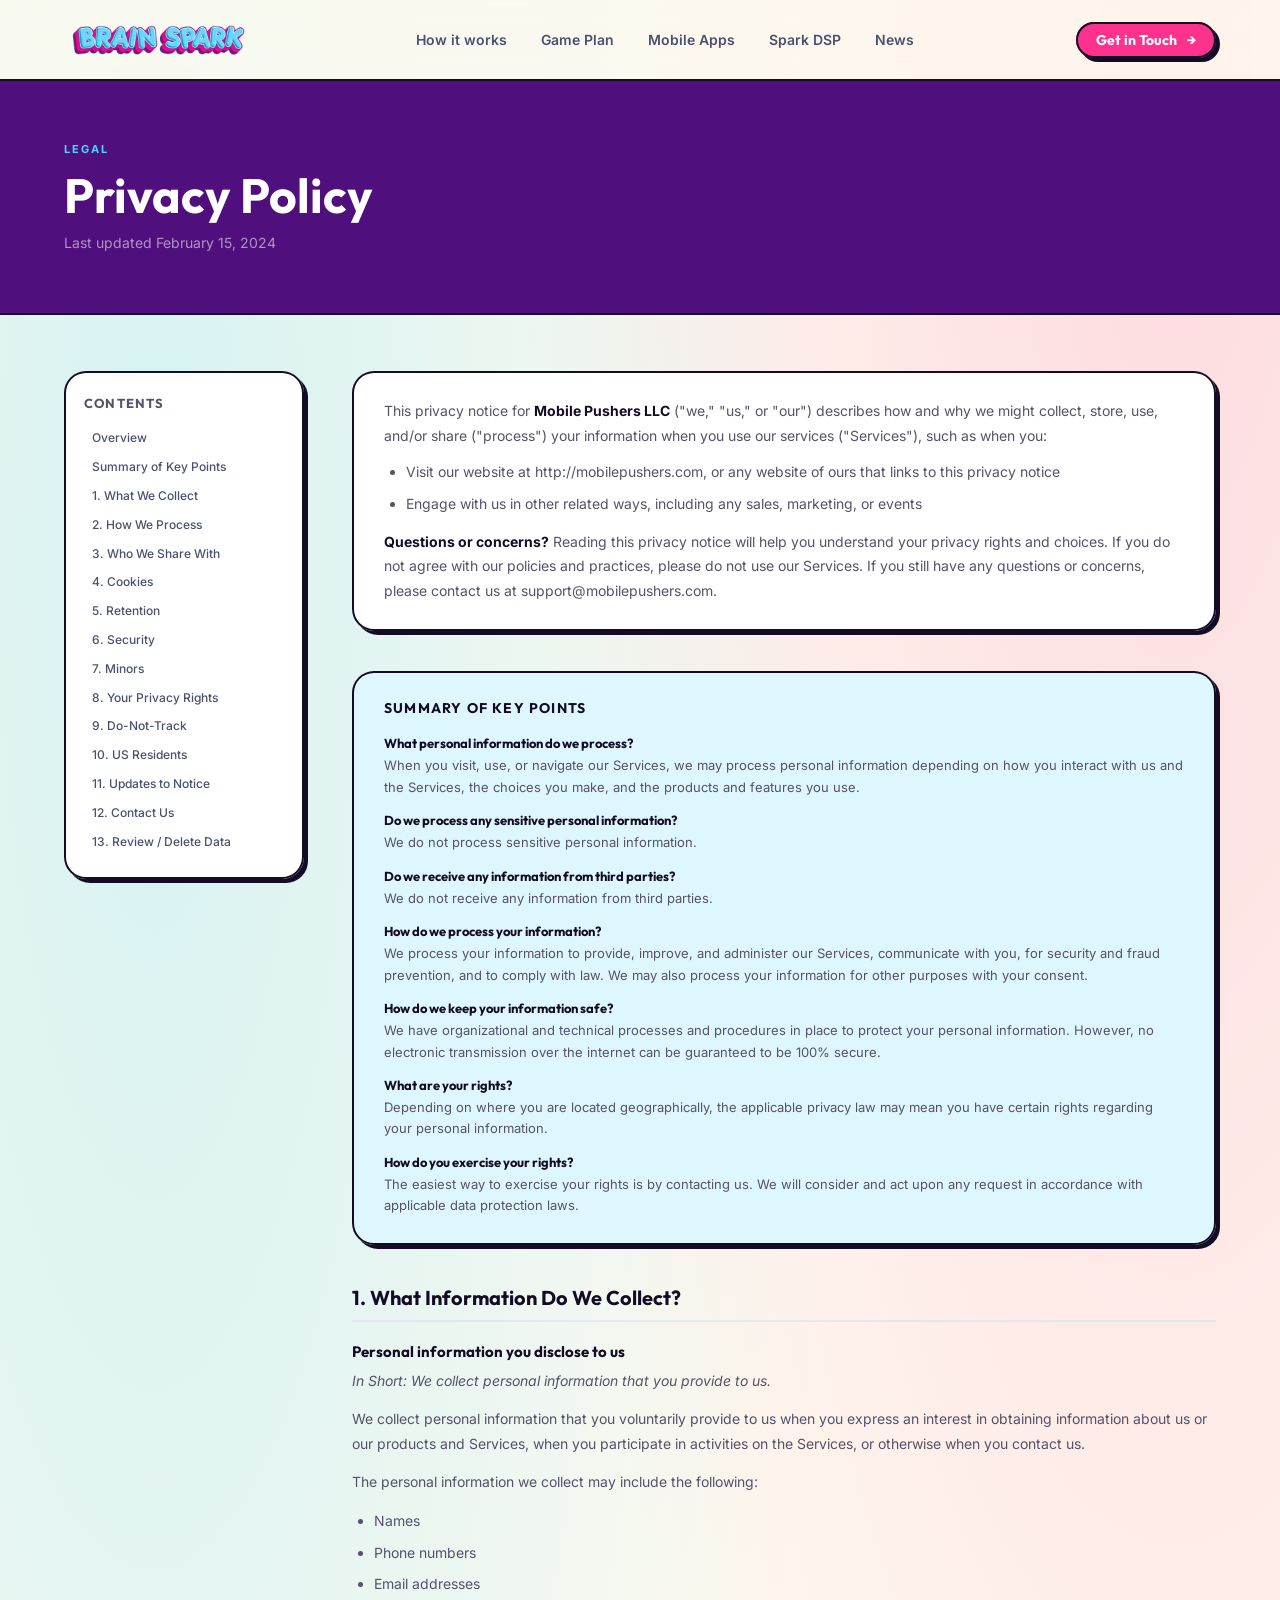
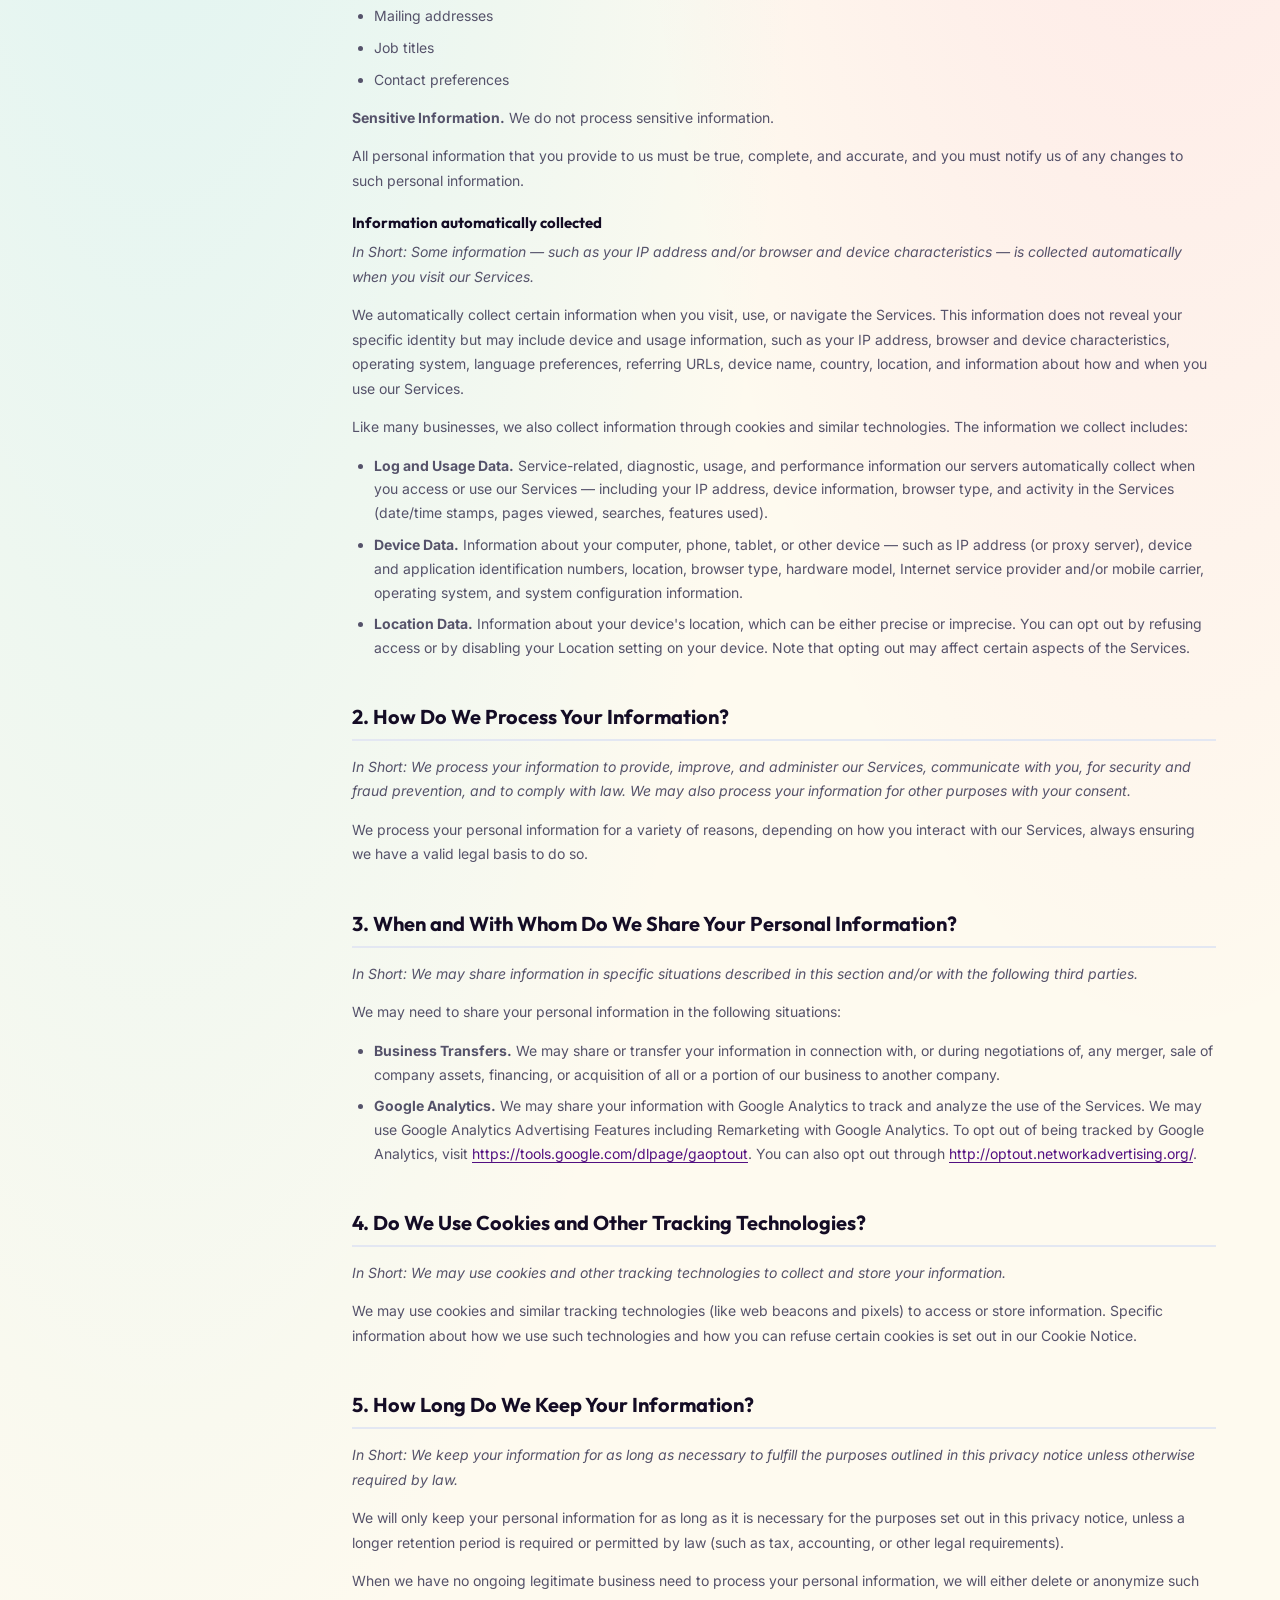
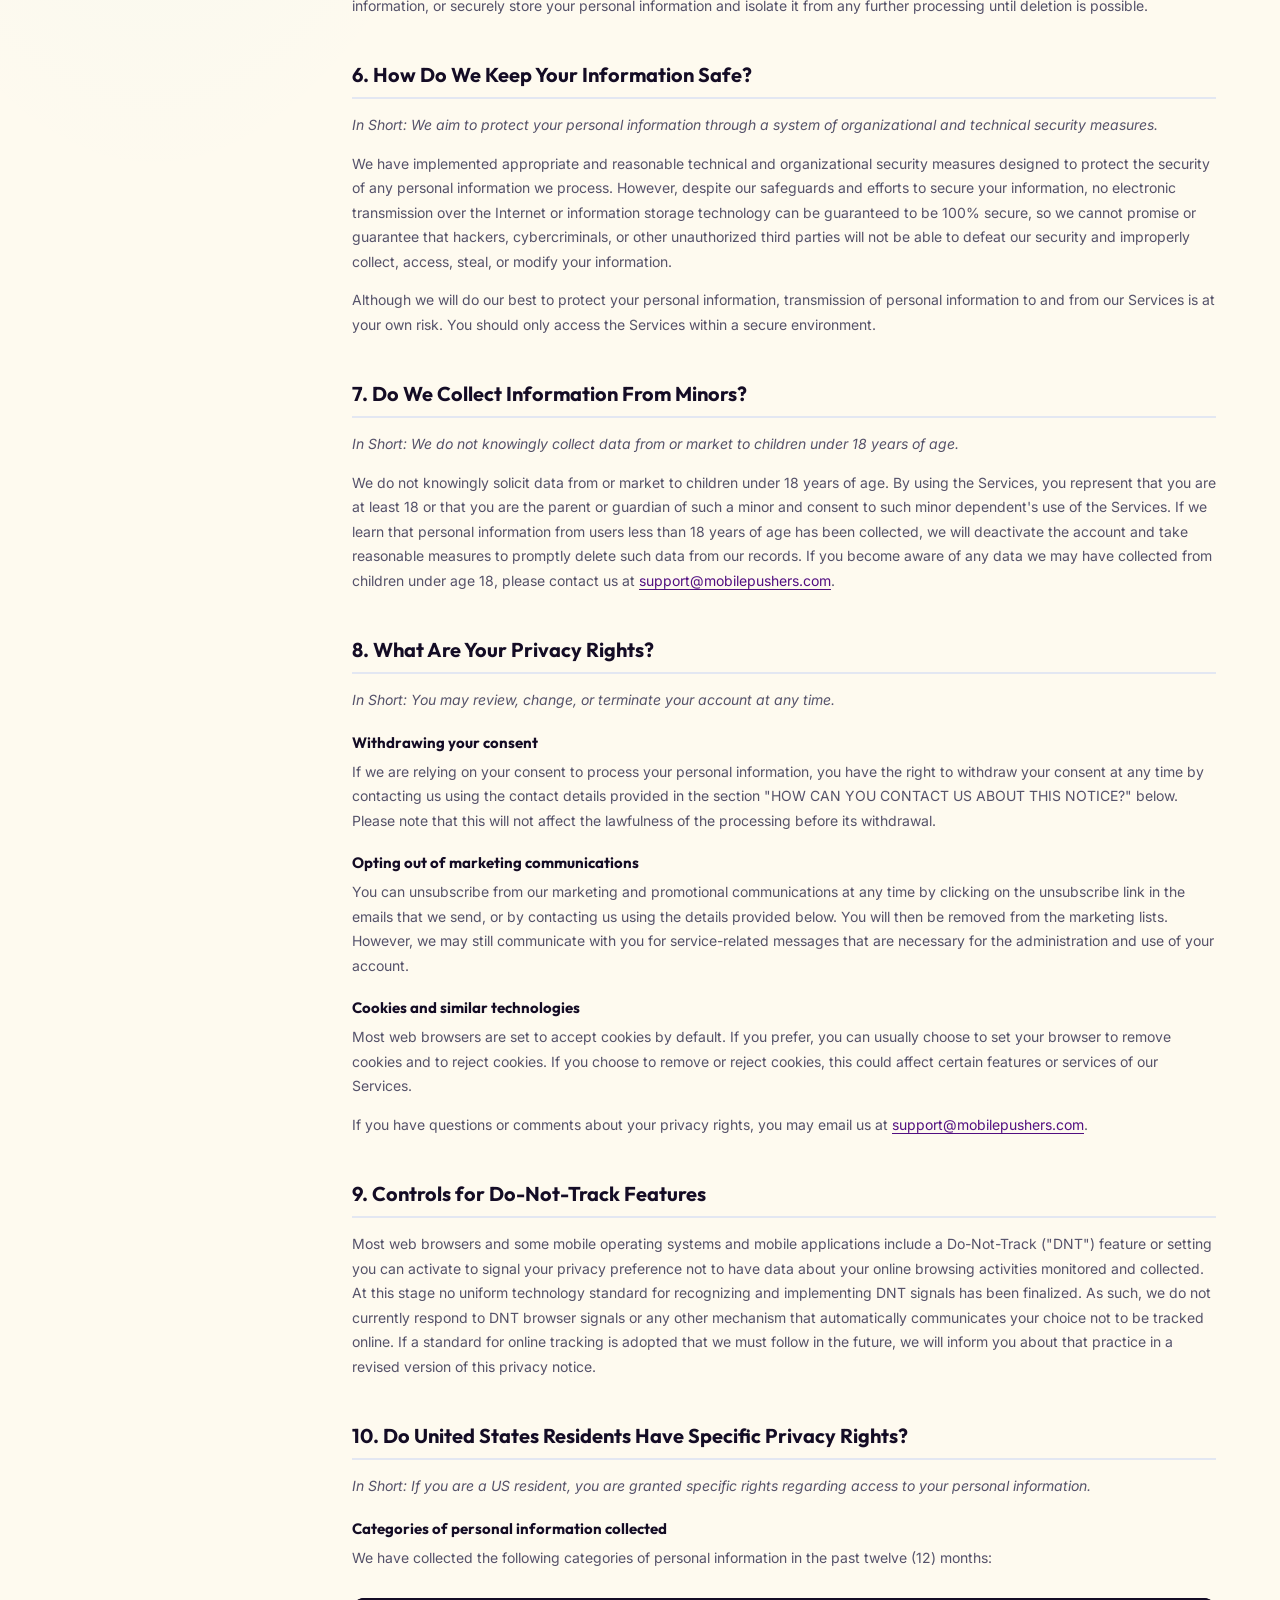
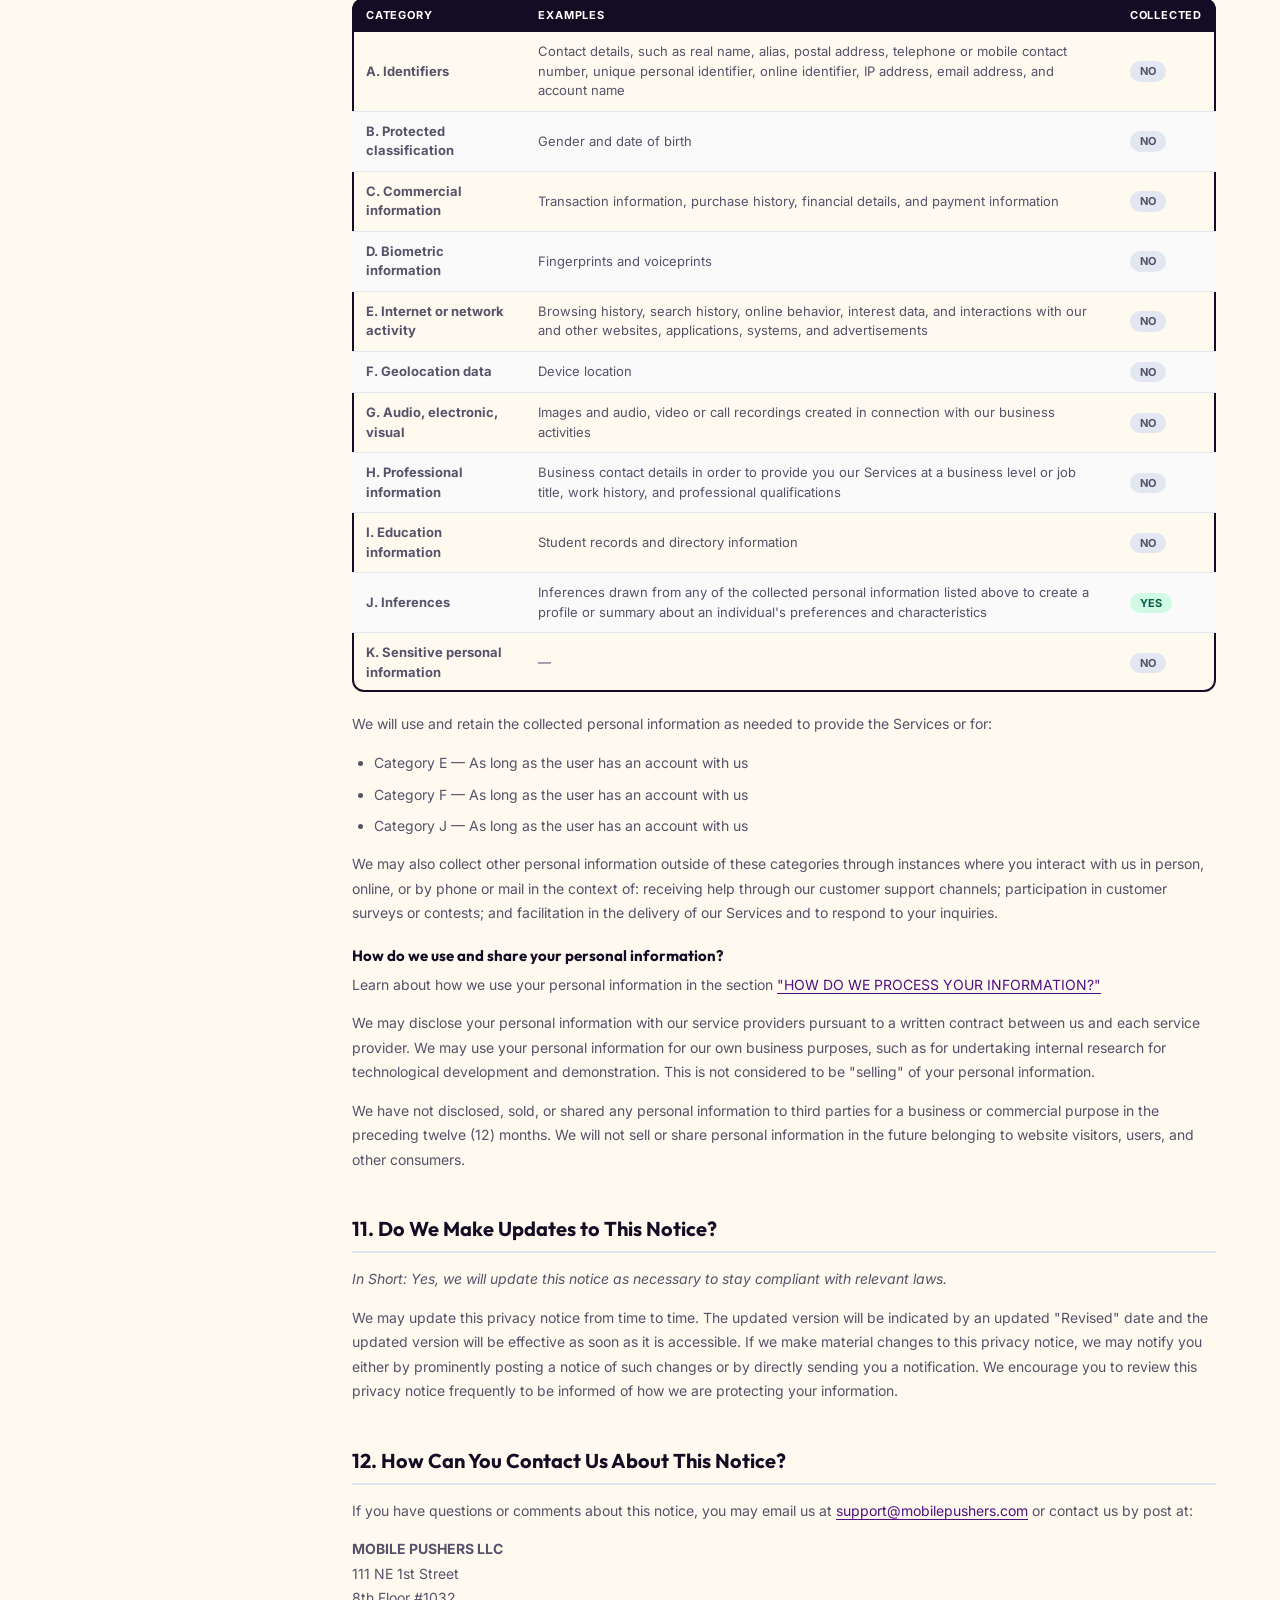
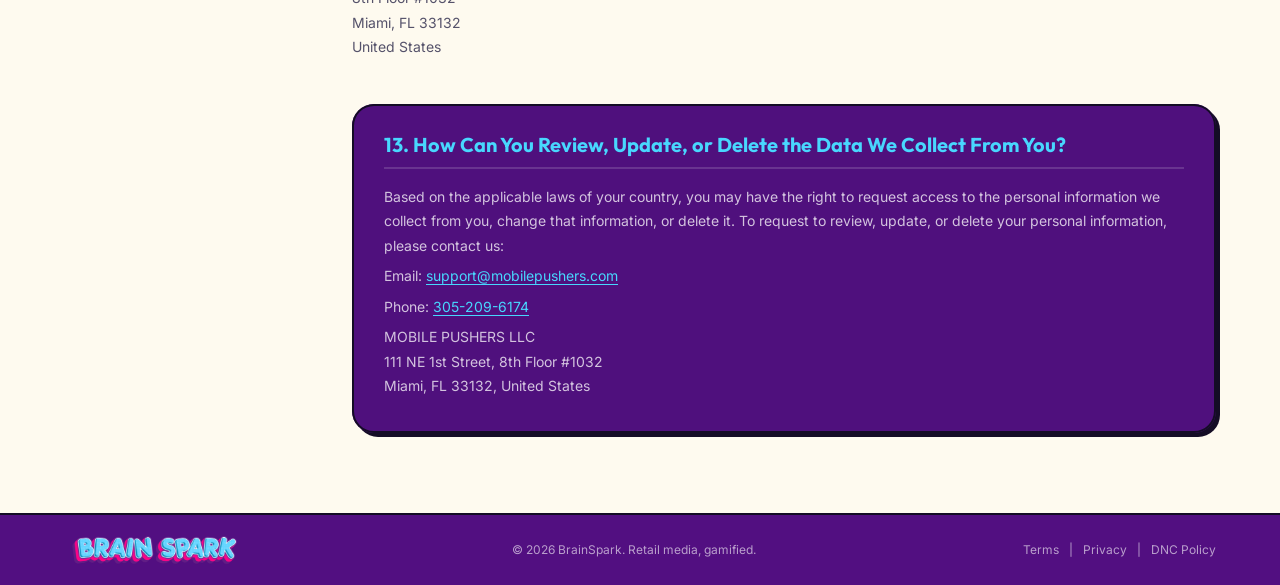
<file: privacy.html>
﻿<!DOCTYPE html>
<html lang="en">
<head>
  <meta charset="UTF-8" />
  <meta name="viewport" content="width=device-width, initial-scale=1.0" />
  <title>Privacy Policy — BrainSpark</title>
  <meta name="description" content="BrainSpark Privacy Policy — Mobile Pushers LLC" />
  <link rel="icon" type="image/png" sizes="32x32" href="images/favicon.png">
  <link rel="shortcut icon" href="images/favicon.png">
  <link rel="apple-touch-icon" href="images/favicon.png">
  <link rel="preconnect" href="https://fonts.googleapis.com" />
  <link rel="preconnect" href="https://fonts.gstatic.com" crossorigin />
  <link href="https://fonts.googleapis.com/css2?family=Fredoka:wght@400;500;600;700&family=Inter:wght@400;500;600;700&family=JetBrains+Mono:wght@400;700&family=Outfit:wght@500;700;800&family=Space+Grotesk:wght@500;600;700&display=swap" rel="stylesheet" />
  <link rel="stylesheet" href="style.css" />
  <link rel="stylesheet" href="responsive.css" />
</head>
<body>

  <!-- ============================== HEADER ============================== -->
  <header class="site-header">
    <div class="container header__inner">
      <a class="brand" href="index.html" aria-label="BrainSpark home">
        <img src="images/logo.png" alt="BrainSpark" class="brand__logo" />
      </a>
      <nav class="nav" id="primaryNav" aria-label="Primary">
        <a href="index.html#business" class="nav__link">How it works</a>
        <a href="index.html#gameplan" class="nav__link">Game Plan</a>
        <a href="index.html#mobile-apps" class="nav__link">Mobile Apps</a>
        <a href="index.html#spark-dsp" class="nav__link">Spark DSP</a>
        <a href="index.html#news" class="nav__link">News</a>
      </nav>
      <div class="header__actions">
        <a href="index.html#contact" class="btn btn--pink btn--sm header__cta">Get in Touch <span aria-hidden="true">→</span></a>
        <button class="nav-toggle" id="navToggle" aria-label="Open menu" aria-expanded="false" aria-controls="primaryNav">
          <span></span><span></span><span></span>
        </button>
      </div>
    </div>
  </header>

  <main>
    <!-- ========================= HERO ========================= -->
    <section class="terms-hero">
      <div class="container">
        <span class="terms-hero__label">Legal</span>
        <h1 class="terms-hero__title">Privacy Policy</h1>
        <p class="terms-hero__meta">Last updated February 15, 2024</p>
      </div>
    </section>

    <!-- ========================= CONTENT ========================= -->
    <div class="container">
      <div class="terms-layout">

        <!-- Sidebar TOC -->
        <aside class="toc" aria-label="Table of contents">
          <p class="toc__title">Contents</p>
          <nav class="toc__list">
            <a href="#intro">Overview</a>
            <a href="#summary">Summary of Key Points</a>
            <a href="#s1">1. What We Collect</a>
            <a href="#s2">2. How We Process</a>
            <a href="#s3">3. Who We Share With</a>
            <a href="#s4">4. Cookies</a>
            <a href="#s5">5. Retention</a>
            <a href="#s6">6. Security</a>
            <a href="#s7">7. Minors</a>
            <a href="#s8">8. Your Privacy Rights</a>
            <a href="#s9">9. Do-Not-Track</a>
            <a href="#s10">10. US Residents</a>
            <a href="#s11">11. Updates to Notice</a>
            <a href="#s12">12. Contact Us</a>
            <a href="#s13">13. Review / Delete Data</a>
          </nav>
        </aside>

        <!-- Body -->
        <div class="terms-body">

          <!-- Intro -->
          <div class="terms-intro" id="intro">
            <p>This privacy notice for <strong>Mobile Pushers LLC</strong> ("we," "us," or "our") describes how and why we might collect, store, use, and/or share ("process") your information when you use our services ("Services"), such as when you:</p>
            <ul style="list-style:disc;padding-left:22px;display:flex;flex-direction:column;gap:8px;margin:0 0 14px;">
              <li style="font-size:14px;line-height:1.7;color:var(--muted);">Visit our website at <a href="http://mobilepushers.com" target="_blank" rel="noopener">http://mobilepushers.com</a>, or any website of ours that links to this privacy notice</li>
              <li style="font-size:14px;line-height:1.7;color:var(--muted);">Engage with us in other related ways, including any sales, marketing, or events</li>
            </ul>
            <p><strong>Questions or concerns?</strong> Reading this privacy notice will help you understand your privacy rights and choices. If you do not agree with our policies and practices, please do not use our Services. If you still have any questions or concerns, please contact us at <a href="mailto:support@mobilepushers.com">support@mobilepushers.com</a>.</p>
          </div>

          <!-- Summary -->
          <div class="summary-card" id="summary">
            <p class="summary-card__title">Summary of Key Points</p>
            <div class="summary-card__list">
              <div class="summary-item">
                <p class="summary-item__q">What personal information do we process?</p>
                <p class="summary-item__a">When you visit, use, or navigate our Services, we may process personal information depending on how you interact with us and the Services, the choices you make, and the products and features you use.</p>
              </div>
              <div class="summary-item">
                <p class="summary-item__q">Do we process any sensitive personal information?</p>
                <p class="summary-item__a">We do not process sensitive personal information.</p>
              </div>
              <div class="summary-item">
                <p class="summary-item__q">Do we receive any information from third parties?</p>
                <p class="summary-item__a">We do not receive any information from third parties.</p>
              </div>
              <div class="summary-item">
                <p class="summary-item__q">How do we process your information?</p>
                <p class="summary-item__a">We process your information to provide, improve, and administer our Services, communicate with you, for security and fraud prevention, and to comply with law. We may also process your information for other purposes with your consent.</p>
              </div>
              <div class="summary-item">
                <p class="summary-item__q">How do we keep your information safe?</p>
                <p class="summary-item__a">We have organizational and technical processes and procedures in place to protect your personal information. However, no electronic transmission over the internet can be guaranteed to be 100% secure.</p>
              </div>
              <div class="summary-item">
                <p class="summary-item__q">What are your rights?</p>
                <p class="summary-item__a">Depending on where you are located geographically, the applicable privacy law may mean you have certain rights regarding your personal information.</p>
              </div>
              <div class="summary-item">
                <p class="summary-item__q">How do you exercise your rights?</p>
                <p class="summary-item__a">The easiest way to exercise your rights is by contacting us. We will consider and act upon any request in accordance with applicable data protection laws.</p>
              </div>
            </div>
          </div>

          <!-- 1 -->
          <div class="terms-section" id="s1">
            <h2>1. What Information Do We Collect?</h2>
            <h3>Personal information you disclose to us</h3>
            <p><em>In Short: We collect personal information that you provide to us.</em></p>
            <p>We collect personal information that you voluntarily provide to us when you express an interest in obtaining information about us or our products and Services, when you participate in activities on the Services, or otherwise when you contact us.</p>
            <p>The personal information we collect may include the following:</p>
            <ul>
              <li>Names</li>
              <li>Phone numbers</li>
              <li>Email addresses</li>
              <li>Mailing addresses</li>
              <li>Job titles</li>
              <li>Contact preferences</li>
            </ul>
            <p><strong>Sensitive Information.</strong> We do not process sensitive information.</p>
            <p>All personal information that you provide to us must be true, complete, and accurate, and you must notify us of any changes to such personal information.</p>

            <h3>Information automatically collected</h3>
            <p><em>In Short: Some information — such as your IP address and/or browser and device characteristics — is collected automatically when you visit our Services.</em></p>
            <p>We automatically collect certain information when you visit, use, or navigate the Services. This information does not reveal your specific identity but may include device and usage information, such as your IP address, browser and device characteristics, operating system, language preferences, referring URLs, device name, country, location, and information about how and when you use our Services.</p>
            <p>Like many businesses, we also collect information through cookies and similar technologies. The information we collect includes:</p>
            <ul>
              <li><strong>Log and Usage Data.</strong> Service-related, diagnostic, usage, and performance information our servers automatically collect when you access or use our Services — including your IP address, device information, browser type, and activity in the Services (date/time stamps, pages viewed, searches, features used).</li>
              <li><strong>Device Data.</strong> Information about your computer, phone, tablet, or other device — such as IP address (or proxy server), device and application identification numbers, location, browser type, hardware model, Internet service provider and/or mobile carrier, operating system, and system configuration information.</li>
              <li><strong>Location Data.</strong> Information about your device's location, which can be either precise or imprecise. You can opt out by refusing access or by disabling your Location setting on your device. Note that opting out may affect certain aspects of the Services.</li>
            </ul>
          </div>

          <!-- 2 -->
          <div class="terms-section" id="s2">
            <h2>2. How Do We Process Your Information?</h2>
            <p><em>In Short: We process your information to provide, improve, and administer our Services, communicate with you, for security and fraud prevention, and to comply with law. We may also process your information for other purposes with your consent.</em></p>
            <p>We process your personal information for a variety of reasons, depending on how you interact with our Services, always ensuring we have a valid legal basis to do so.</p>
          </div>

          <!-- 3 -->
          <div class="terms-section" id="s3">
            <h2>3. When and With Whom Do We Share Your Personal Information?</h2>
            <p><em>In Short: We may share information in specific situations described in this section and/or with the following third parties.</em></p>
            <p>We may need to share your personal information in the following situations:</p>
            <ul>
              <li><strong>Business Transfers.</strong> We may share or transfer your information in connection with, or during negotiations of, any merger, sale of company assets, financing, or acquisition of all or a portion of our business to another company.</li>
              <li><strong>Google Analytics.</strong> We may share your information with Google Analytics to track and analyze the use of the Services. We may use Google Analytics Advertising Features including Remarketing with Google Analytics. To opt out of being tracked by Google Analytics, visit <a href="https://tools.google.com/dlpage/gaoptout" target="_blank" rel="noopener">https://tools.google.com/dlpage/gaoptout</a>. You can also opt out through <a href="http://optout.networkadvertising.org/" target="_blank" rel="noopener">http://optout.networkadvertising.org/</a>.</li>
            </ul>
          </div>

          <!-- 4 -->
          <div class="terms-section" id="s4">
            <h2>4. Do We Use Cookies and Other Tracking Technologies?</h2>
            <p><em>In Short: We may use cookies and other tracking technologies to collect and store your information.</em></p>
            <p>We may use cookies and similar tracking technologies (like web beacons and pixels) to access or store information. Specific information about how we use such technologies and how you can refuse certain cookies is set out in our Cookie Notice.</p>
          </div>

          <!-- 5 -->
          <div class="terms-section" id="s5">
            <h2>5. How Long Do We Keep Your Information?</h2>
            <p><em>In Short: We keep your information for as long as necessary to fulfill the purposes outlined in this privacy notice unless otherwise required by law.</em></p>
            <p>We will only keep your personal information for as long as it is necessary for the purposes set out in this privacy notice, unless a longer retention period is required or permitted by law (such as tax, accounting, or other legal requirements).</p>
            <p>When we have no ongoing legitimate business need to process your personal information, we will either delete or anonymize such information, or securely store your personal information and isolate it from any further processing until deletion is possible.</p>
          </div>

          <!-- 6 -->
          <div class="terms-section" id="s6">
            <h2>6. How Do We Keep Your Information Safe?</h2>
            <p><em>In Short: We aim to protect your personal information through a system of organizational and technical security measures.</em></p>
            <p>We have implemented appropriate and reasonable technical and organizational security measures designed to protect the security of any personal information we process. However, despite our safeguards and efforts to secure your information, no electronic transmission over the Internet or information storage technology can be guaranteed to be 100% secure, so we cannot promise or guarantee that hackers, cybercriminals, or other unauthorized third parties will not be able to defeat our security and improperly collect, access, steal, or modify your information.</p>
            <p>Although we will do our best to protect your personal information, transmission of personal information to and from our Services is at your own risk. You should only access the Services within a secure environment.</p>
          </div>

          <!-- 7 -->
          <div class="terms-section" id="s7">
            <h2>7. Do We Collect Information From Minors?</h2>
            <p><em>In Short: We do not knowingly collect data from or market to children under 18 years of age.</em></p>
            <p>We do not knowingly solicit data from or market to children under 18 years of age. By using the Services, you represent that you are at least 18 or that you are the parent or guardian of such a minor and consent to such minor dependent's use of the Services. If we learn that personal information from users less than 18 years of age has been collected, we will deactivate the account and take reasonable measures to promptly delete such data from our records. If you become aware of any data we may have collected from children under age 18, please contact us at <a href="mailto:support@mobilepushers.com">support@mobilepushers.com</a>.</p>
          </div>

          <!-- 8 -->
          <div class="terms-section" id="s8">
            <h2>8. What Are Your Privacy Rights?</h2>
            <p><em>In Short: You may review, change, or terminate your account at any time.</em></p>
            <h3>Withdrawing your consent</h3>
            <p>If we are relying on your consent to process your personal information, you have the right to withdraw your consent at any time by contacting us using the contact details provided in the section "HOW CAN YOU CONTACT US ABOUT THIS NOTICE?" below. Please note that this will not affect the lawfulness of the processing before its withdrawal.</p>
            <h3>Opting out of marketing communications</h3>
            <p>You can unsubscribe from our marketing and promotional communications at any time by clicking on the unsubscribe link in the emails that we send, or by contacting us using the details provided below. You will then be removed from the marketing lists. However, we may still communicate with you for service-related messages that are necessary for the administration and use of your account.</p>
            <h3>Cookies and similar technologies</h3>
            <p>Most web browsers are set to accept cookies by default. If you prefer, you can usually choose to set your browser to remove cookies and to reject cookies. If you choose to remove or reject cookies, this could affect certain features or services of our Services.</p>
            <p>If you have questions or comments about your privacy rights, you may email us at <a href="mailto:support@mobilepushers.com">support@mobilepushers.com</a>.</p>
          </div>

          <!-- 9 -->
          <div class="terms-section" id="s9">
            <h2>9. Controls for Do-Not-Track Features</h2>
            <p>Most web browsers and some mobile operating systems and mobile applications include a Do-Not-Track ("DNT") feature or setting you can activate to signal your privacy preference not to have data about your online browsing activities monitored and collected. At this stage no uniform technology standard for recognizing and implementing DNT signals has been finalized. As such, we do not currently respond to DNT browser signals or any other mechanism that automatically communicates your choice not to be tracked online. If a standard for online tracking is adopted that we must follow in the future, we will inform you about that practice in a revised version of this privacy notice.</p>
          </div>

          <!-- 10 -->
          <div class="terms-section" id="s10">
            <h2>10. Do United States Residents Have Specific Privacy Rights?</h2>
            <p><em>In Short: If you are a US resident, you are granted specific rights regarding access to your personal information.</em></p>
            <h3>Categories of personal information collected</h3>
            <p>We have collected the following categories of personal information in the past twelve (12) months:</p>

            <div style="overflow-x:auto;">
              <table class="data-table">
                <thead>
                  <tr>
                    <th>Category</th>
                    <th>Examples</th>
                    <th>Collected</th>
                  </tr>
                </thead>
                <tbody>
                  <tr>
                    <td><strong>A. Identifiers</strong></td>
                    <td>Contact details, such as real name, alias, postal address, telephone or mobile contact number, unique personal identifier, online identifier, IP address, email address, and account name</td>
                    <td><span class="pill-no">NO</span></td>
                  </tr>
                  <tr>
                    <td><strong>B. Protected classification</strong></td>
                    <td>Gender and date of birth</td>
                    <td><span class="pill-no">NO</span></td>
                  </tr>
                  <tr>
                    <td><strong>C. Commercial information</strong></td>
                    <td>Transaction information, purchase history, financial details, and payment information</td>
                    <td><span class="pill-no">NO</span></td>
                  </tr>
                  <tr>
                    <td><strong>D. Biometric information</strong></td>
                    <td>Fingerprints and voiceprints</td>
                    <td><span class="pill-no">NO</span></td>
                  </tr>
                  <tr>
                    <td><strong>E. Internet or network activity</strong></td>
                    <td>Browsing history, search history, online behavior, interest data, and interactions with our and other websites, applications, systems, and advertisements</td>
                    <td><span class="pill-no">NO</span></td>
                  </tr>
                  <tr>
                    <td><strong>F. Geolocation data</strong></td>
                    <td>Device location</td>
                    <td><span class="pill-no">NO</span></td>
                  </tr>
                  <tr>
                    <td><strong>G. Audio, electronic, visual</strong></td>
                    <td>Images and audio, video or call recordings created in connection with our business activities</td>
                    <td><span class="pill-no">NO</span></td>
                  </tr>
                  <tr>
                    <td><strong>H. Professional information</strong></td>
                    <td>Business contact details in order to provide you our Services at a business level or job title, work history, and professional qualifications</td>
                    <td><span class="pill-no">NO</span></td>
                  </tr>
                  <tr>
                    <td><strong>I. Education information</strong></td>
                    <td>Student records and directory information</td>
                    <td><span class="pill-no">NO</span></td>
                  </tr>
                  <tr>
                    <td><strong>J. Inferences</strong></td>
                    <td>Inferences drawn from any of the collected personal information listed above to create a profile or summary about an individual's preferences and characteristics</td>
                    <td><span class="pill-yes">YES</span></td>
                  </tr>
                  <tr>
                    <td><strong>K. Sensitive personal information</strong></td>
                    <td>—</td>
                    <td><span class="pill-no">NO</span></td>
                  </tr>
                </tbody>
              </table>
            </div>

            <p>We will use and retain the collected personal information as needed to provide the Services or for:</p>
            <ul>
              <li>Category E — As long as the user has an account with us</li>
              <li>Category F — As long as the user has an account with us</li>
              <li>Category J — As long as the user has an account with us</li>
            </ul>
            <p>We may also collect other personal information outside of these categories through instances where you interact with us in person, online, or by phone or mail in the context of: receiving help through our customer support channels; participation in customer surveys or contests; and facilitation in the delivery of our Services and to respond to your inquiries.</p>

            <h3>How do we use and share your personal information?</h3>
            <p>Learn about how we use your personal information in the section <a href="#s2">"HOW DO WE PROCESS YOUR INFORMATION?"</a></p>
            <p>We may disclose your personal information with our service providers pursuant to a written contract between us and each service provider. We may use your personal information for our own business purposes, such as for undertaking internal research for technological development and demonstration. This is not considered to be "selling" of your personal information.</p>
            <p>We have not disclosed, sold, or shared any personal information to third parties for a business or commercial purpose in the preceding twelve (12) months. We will not sell or share personal information in the future belonging to website visitors, users, and other consumers.</p>
          </div>

          <!-- 11 -->
          <div class="terms-section" id="s11">
            <h2>11. Do We Make Updates to This Notice?</h2>
            <p><em>In Short: Yes, we will update this notice as necessary to stay compliant with relevant laws.</em></p>
            <p>We may update this privacy notice from time to time. The updated version will be indicated by an updated "Revised" date and the updated version will be effective as soon as it is accessible. If we make material changes to this privacy notice, we may notify you either by prominently posting a notice of such changes or by directly sending you a notification. We encourage you to review this privacy notice frequently to be informed of how we are protecting your information.</p>
          </div>

          <!-- 12 -->
          <div class="terms-section" id="s12">
            <h2>12. How Can You Contact Us About This Notice?</h2>
            <p>If you have questions or comments about this notice, you may email us at <a href="mailto:support@mobilepushers.com">support@mobilepushers.com</a> or contact us by post at:</p>
            <p>
              <strong>MOBILE PUSHERS LLC</strong><br>
              111 NE 1st Street<br>
              8th Floor #1032<br>
              Miami, FL 33132<br>
              United States
            </p>
          </div>

          <!-- 13 -->
          <div class="terms-contact-card" id="s13">
            <h2>13. How Can You Review, Update, or Delete the Data We Collect From You?</h2>
            <p>Based on the applicable laws of your country, you may have the right to request access to the personal information we collect from you, change that information, or delete it. To request to review, update, or delete your personal information, please contact us:</p>
            <p>Email: <a href="mailto:support@mobilepushers.com">support@mobilepushers.com</a></p>
            <p>Phone: <a href="tel:+13052096174">305-209-6174</a></p>
            <p>
              MOBILE PUSHERS LLC<br>
              111 NE 1st Street, 8th Floor #1032<br>
              Miami, FL 33132, United States
            </p>
          </div>

        </div>
      </div>
    </div>
  </main>

  <!-- ============================== FOOTER ============================== -->
  <footer class="site-footer">
    <div class="container site-footer__inner">
      <img src="images/logo.png" alt="BrainSpark" class="site-footer__logo" />
      <p class="site-footer__copy">© 2026 BrainSpark. Retail media, gamified.</p>
      <nav class="site-footer__links" aria-label="Legal">
        <a href="terms.html">Terms</a><span aria-hidden="true">|</span>
        <a href="privacy.html">Privacy</a><span aria-hidden="true">|</span>
        <a href="dnc.html">DNC Policy</a>
      </nav>
    </div>
  </footer>

  <button class="back-to-top" id="backToTop" aria-label="Back to top">↑</button>
  <script src="script.js"></script>
</body>
</html>
</file>
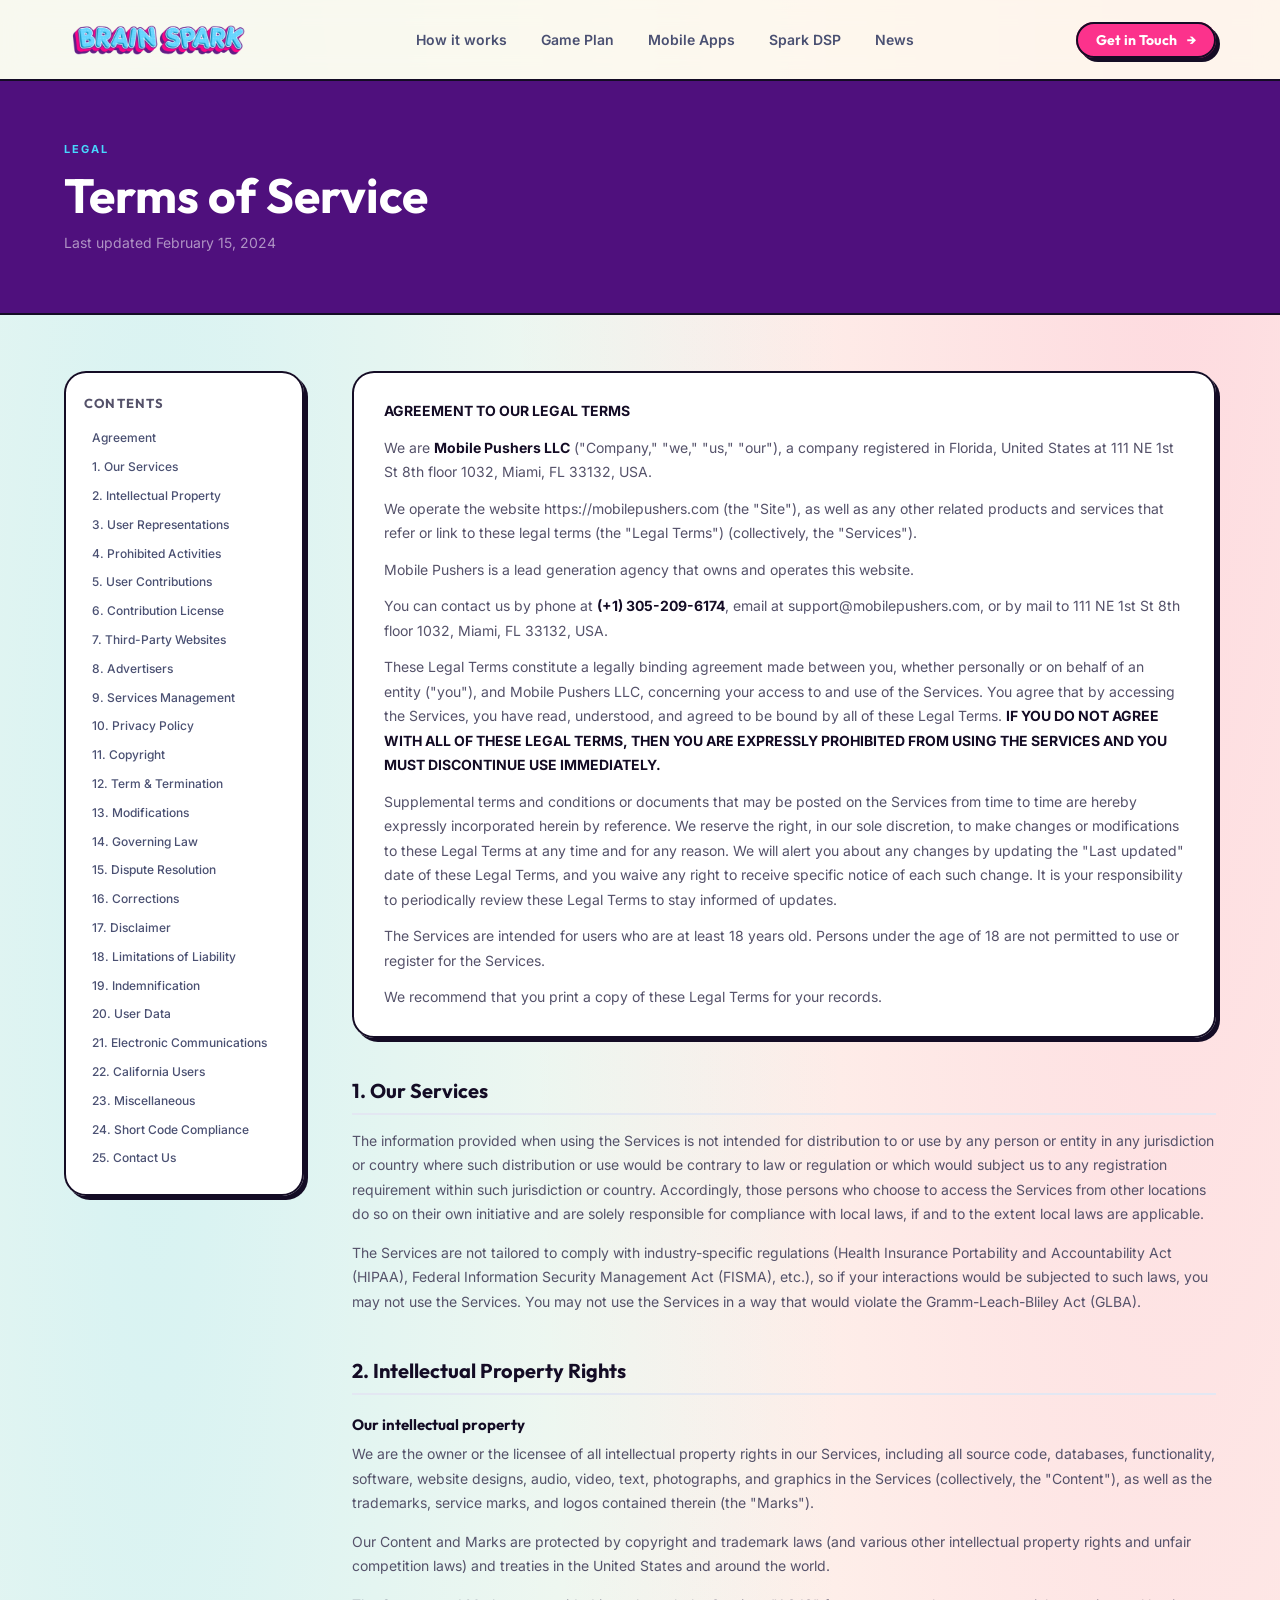
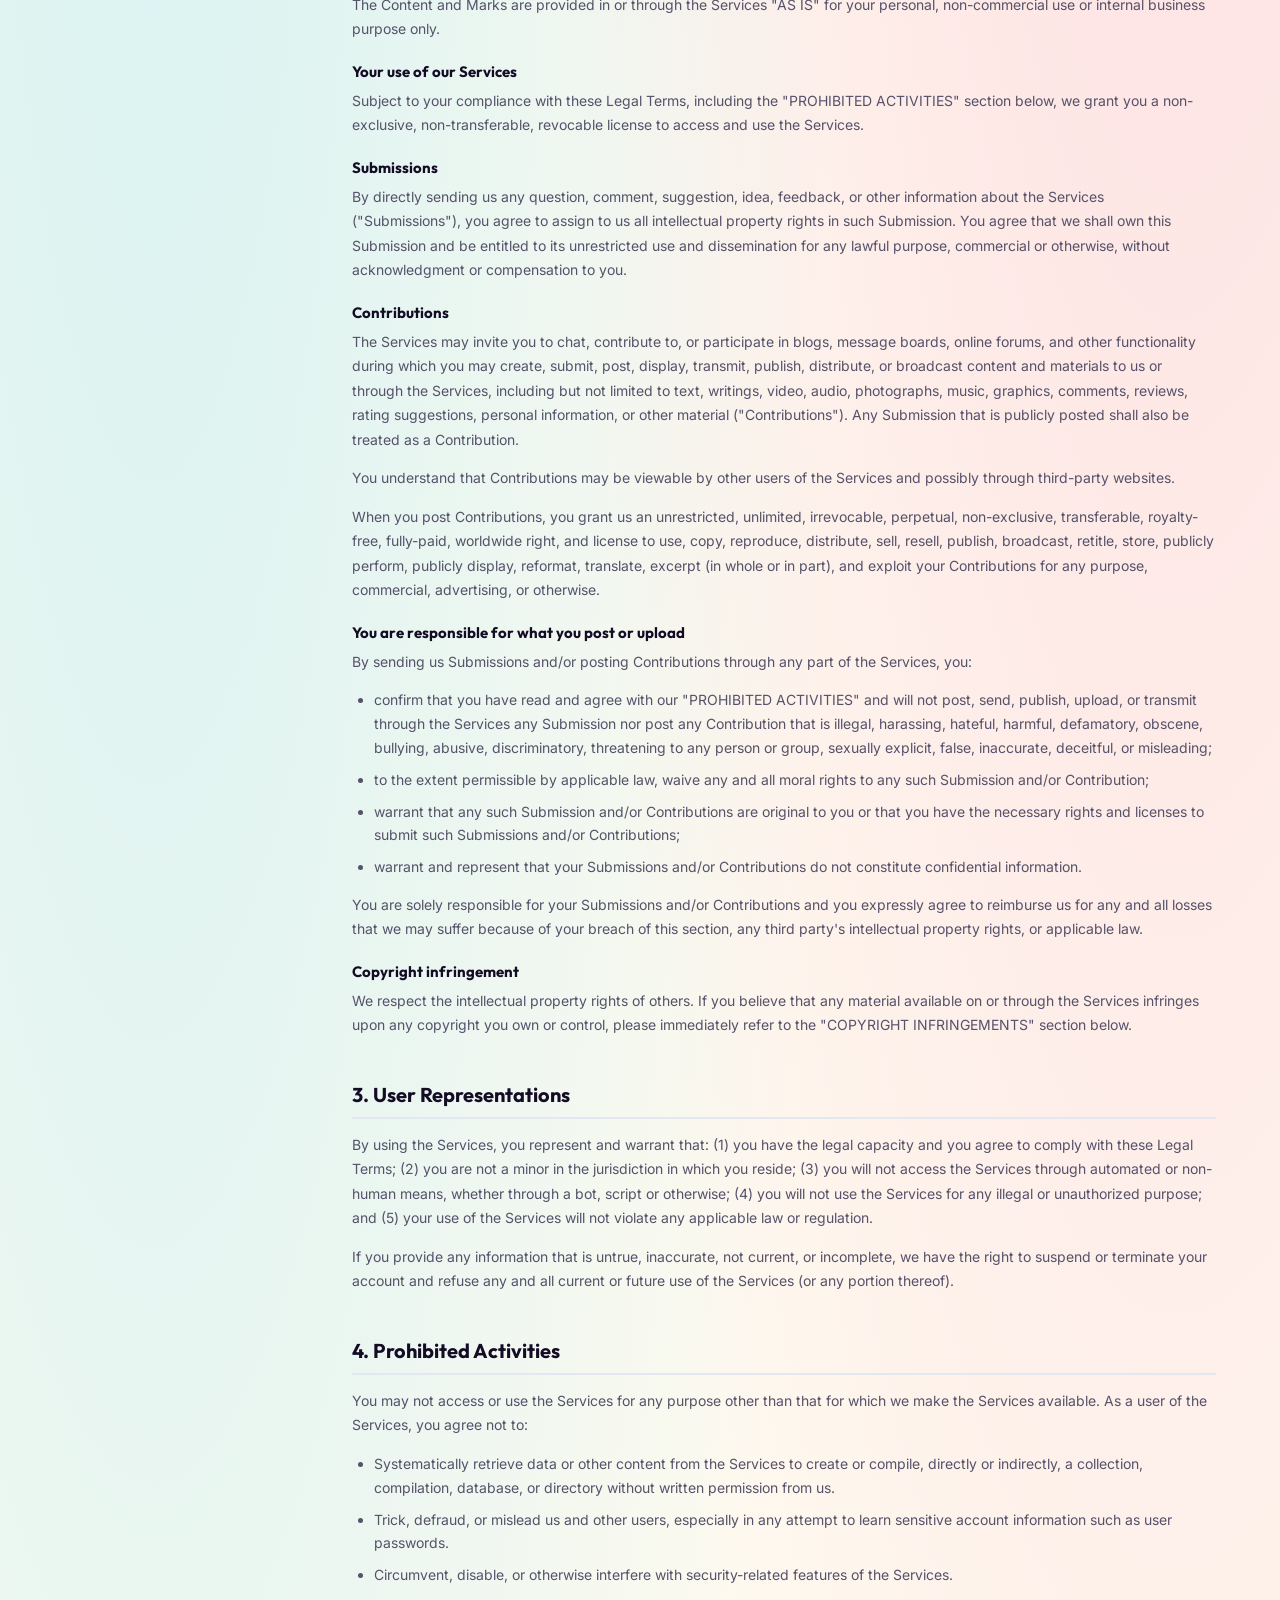
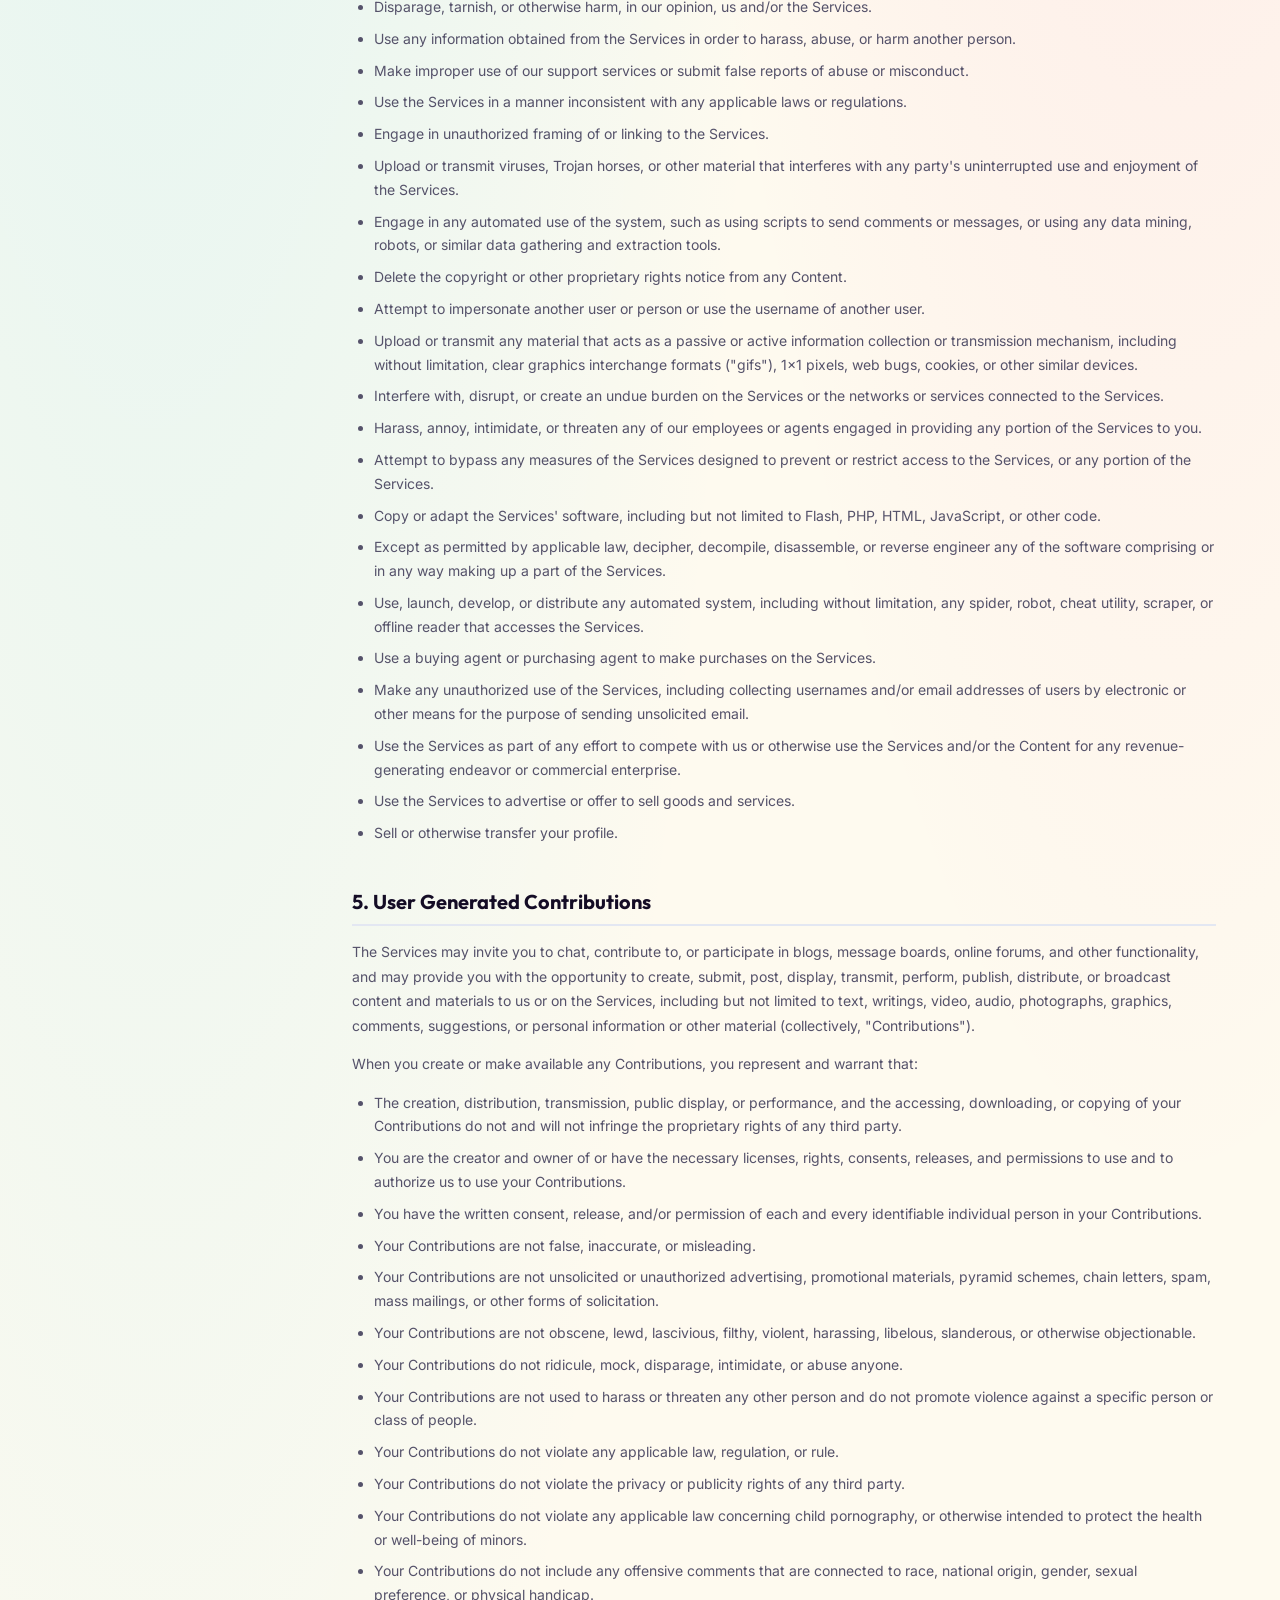
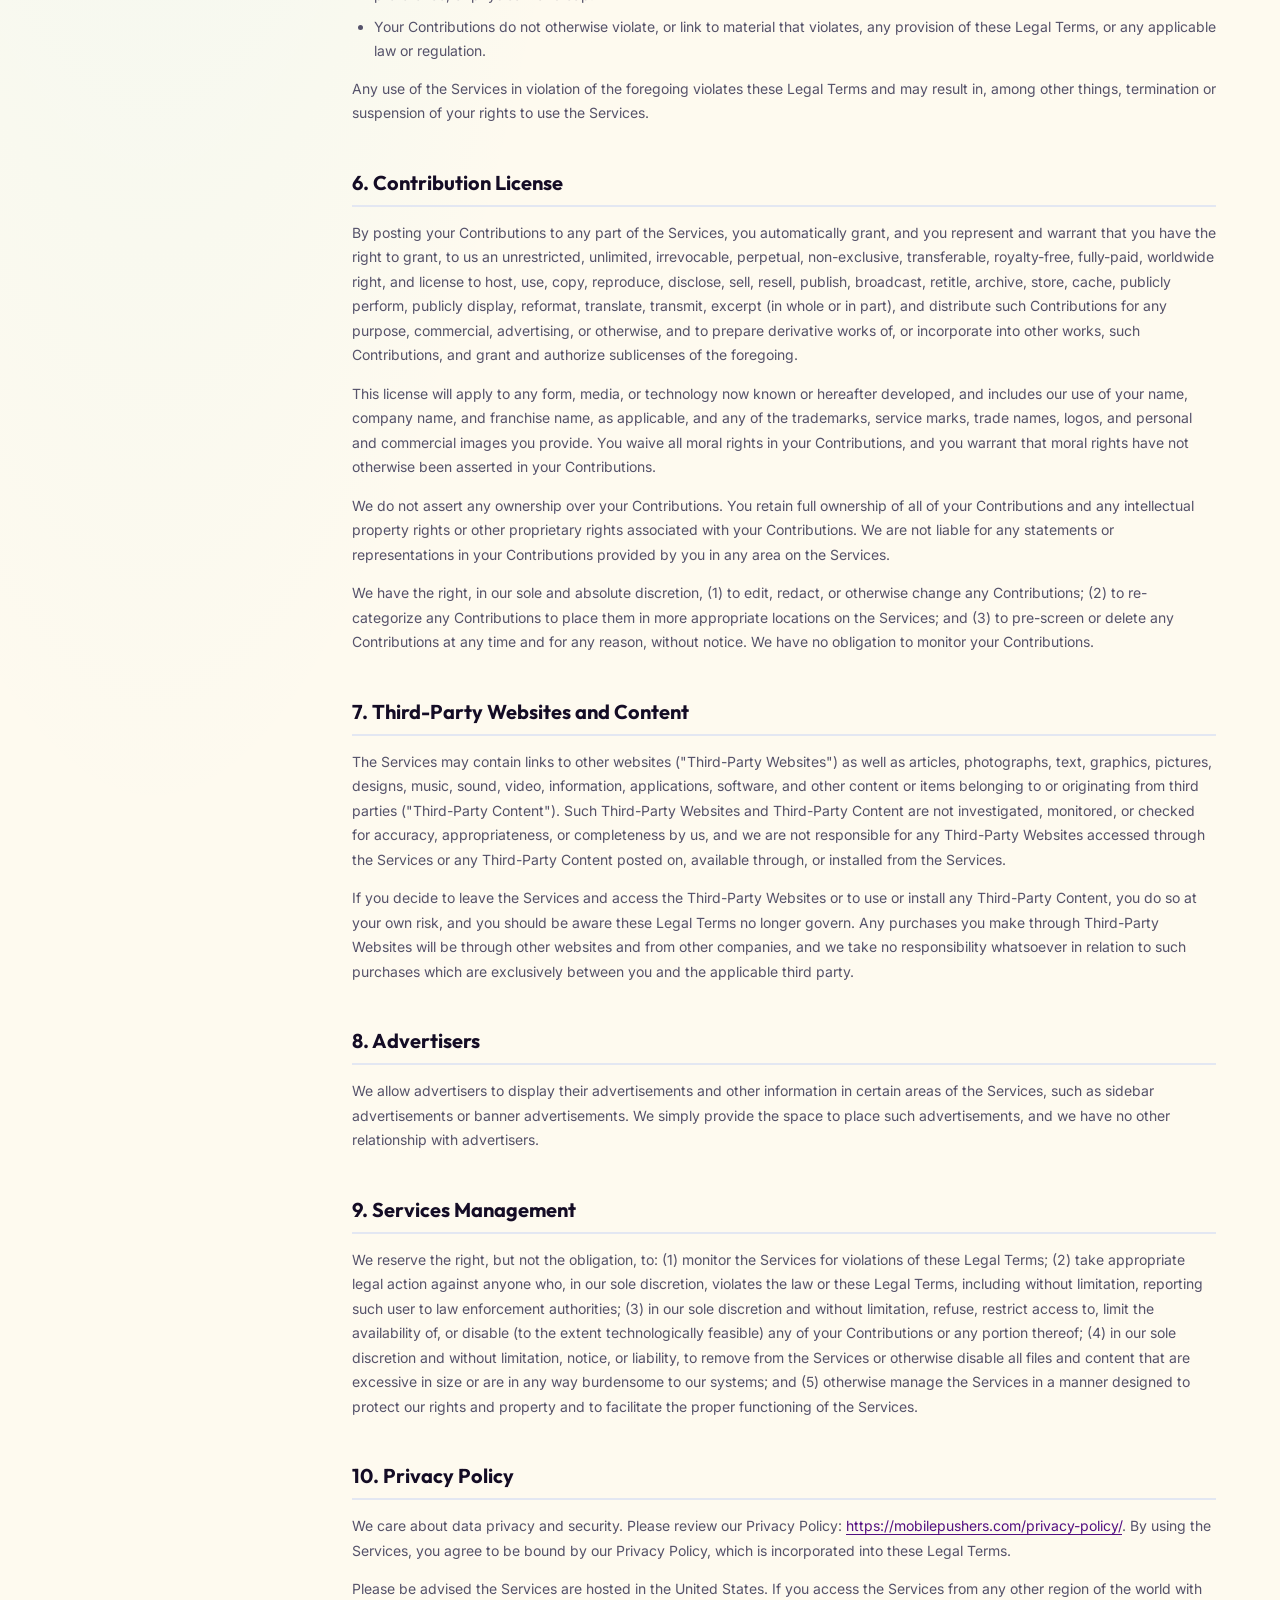
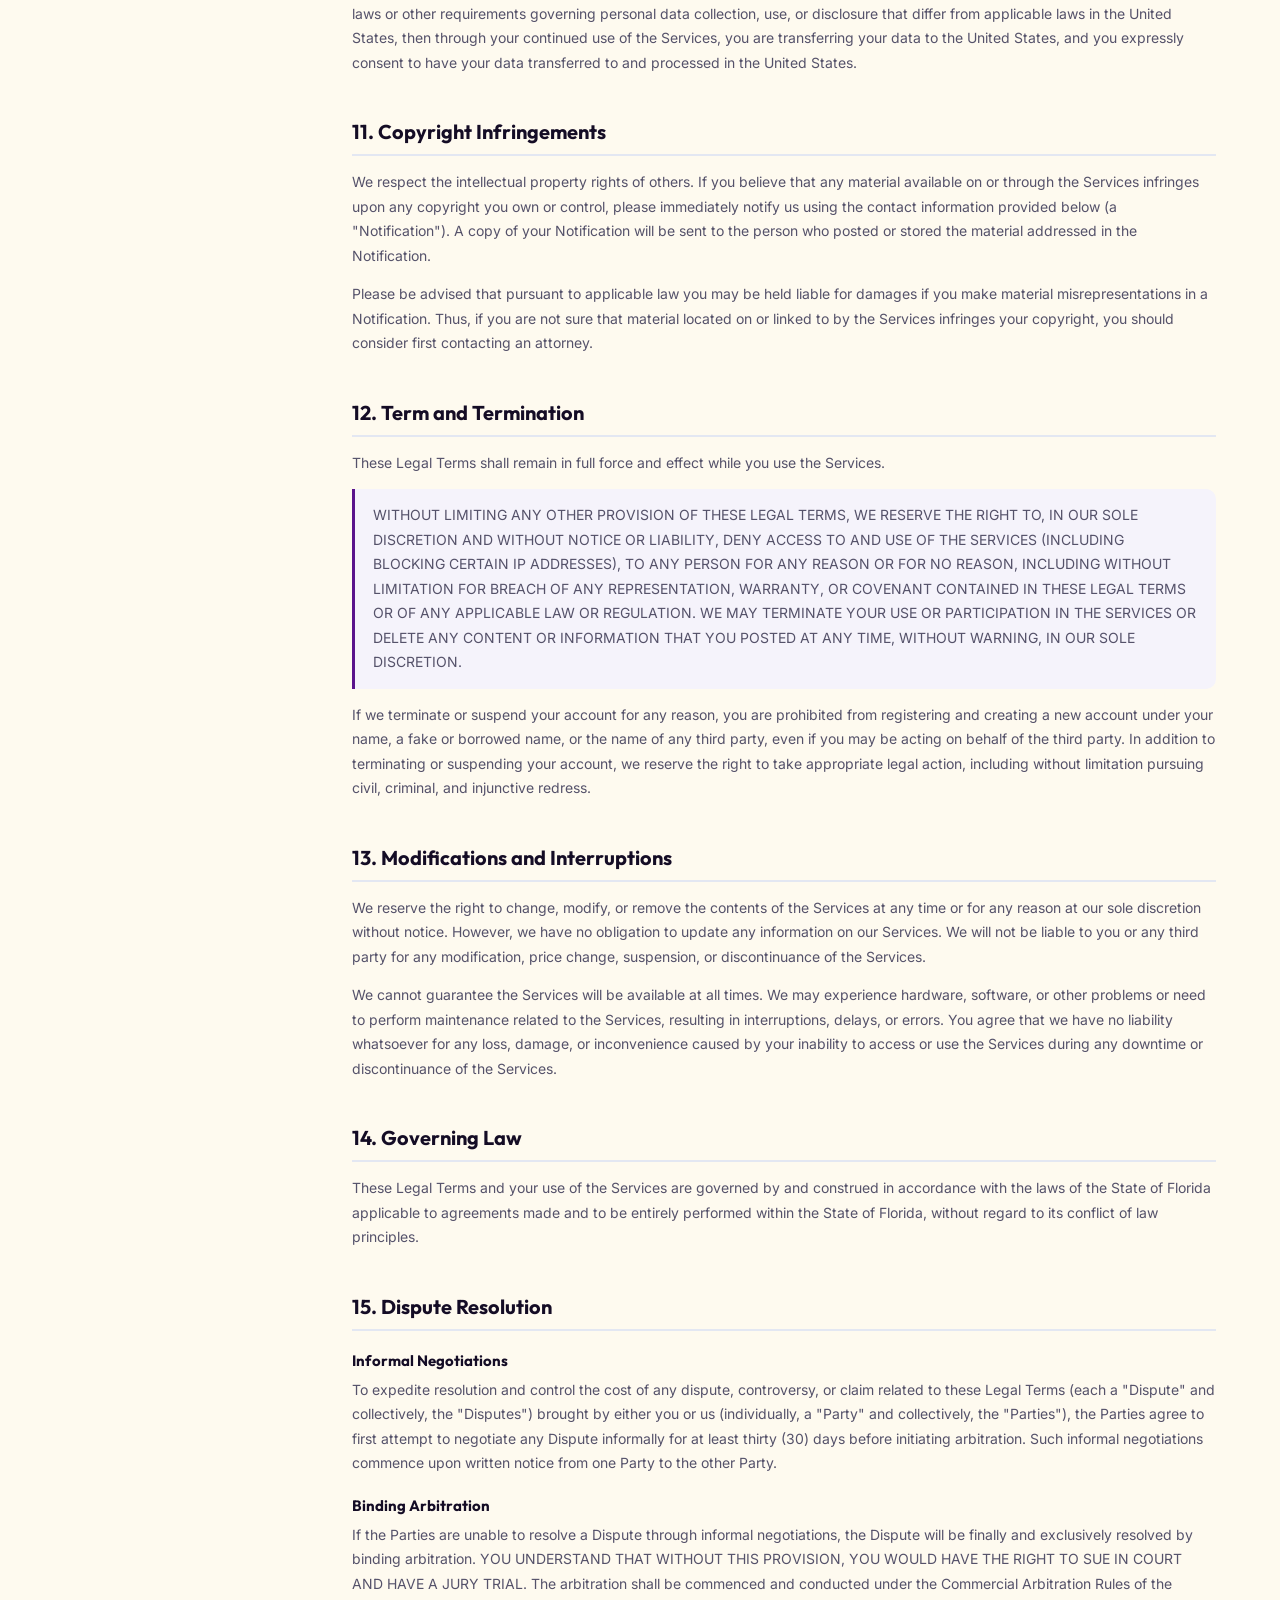
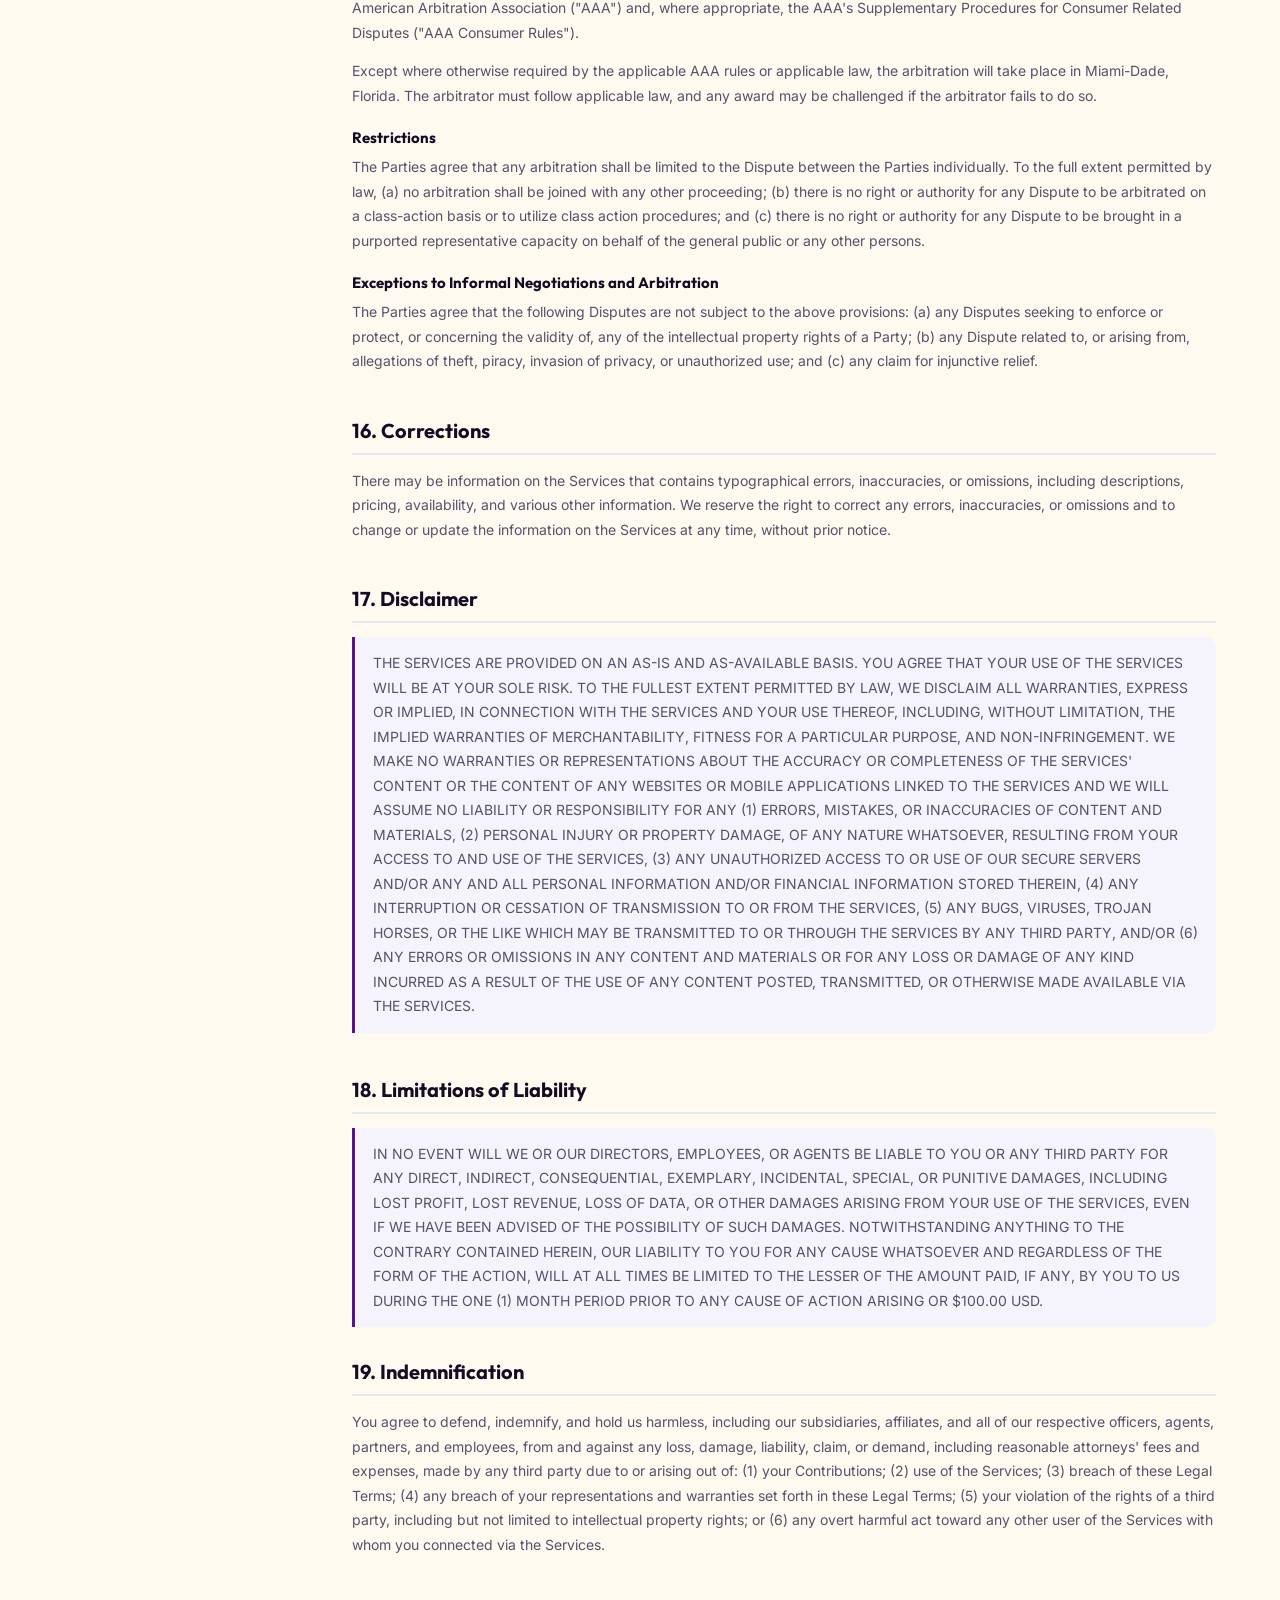
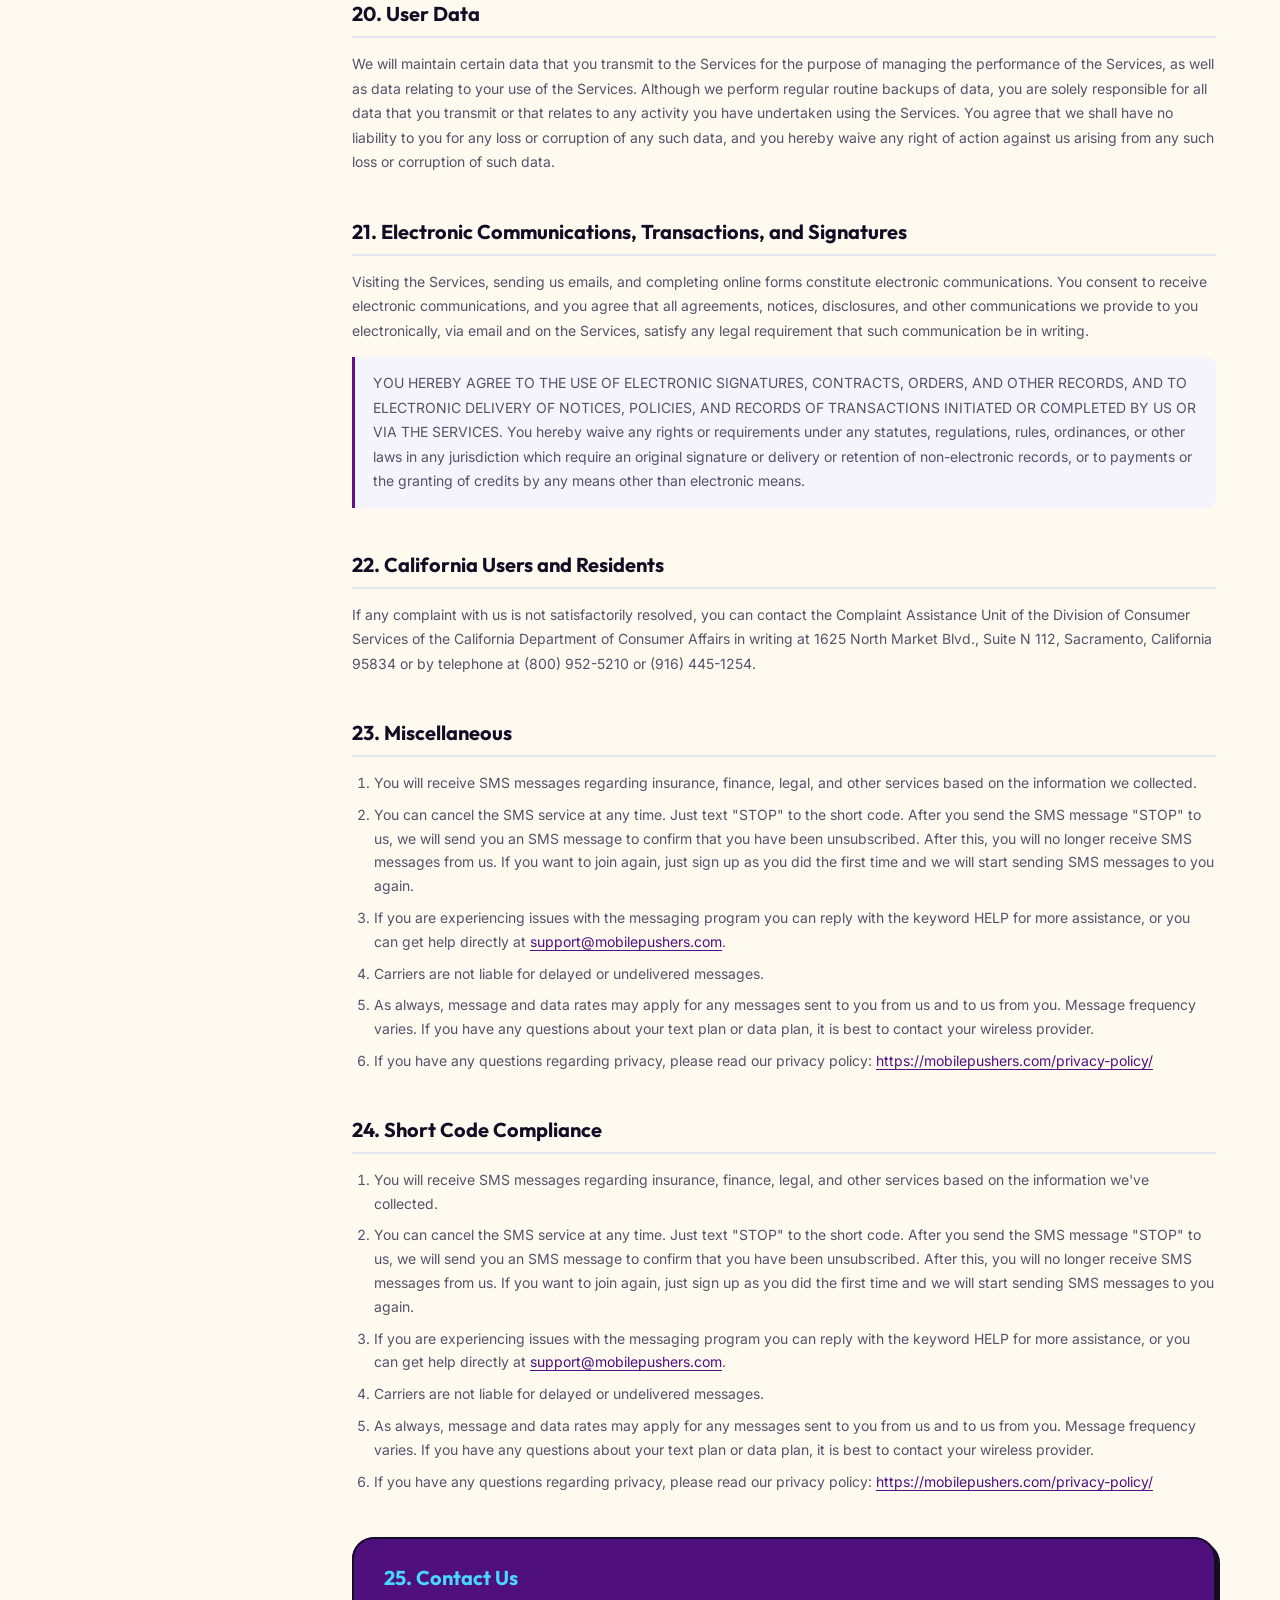
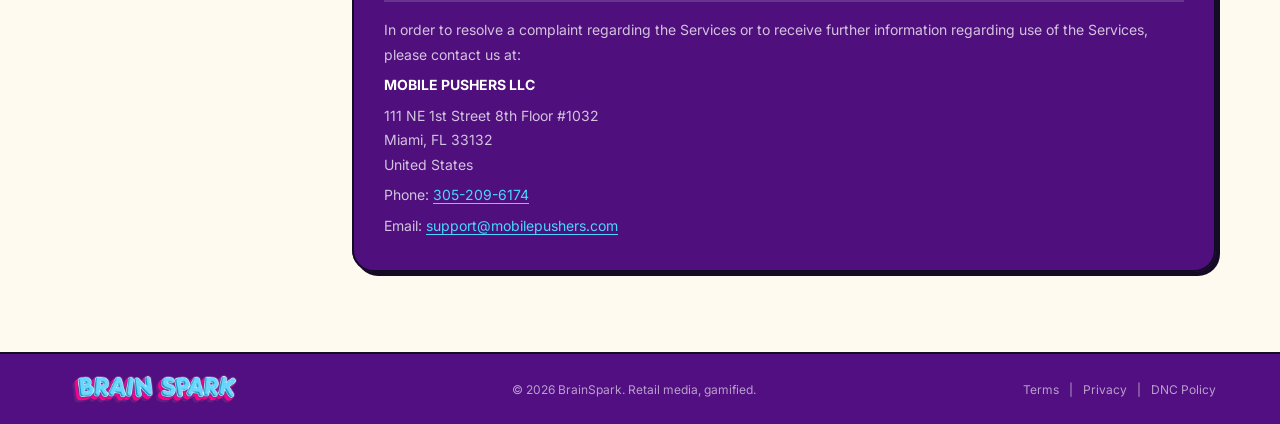
<file: terms.html>
﻿<!DOCTYPE html>
<html lang="en">
<head>
  <meta charset="UTF-8" />
  <meta name="viewport" content="width=device-width, initial-scale=1.0" />
  <title>Terms of Service — BrainSpark</title>
  <meta name="description" content="BrainSpark Terms of Service — Mobile Pushers LLC" />
  <link rel="icon" type="image/png" sizes="32x32" href="images/favicon.png">
  <link rel="shortcut icon" href="images/favicon.png">
  <link rel="apple-touch-icon" href="images/favicon.png">
  <link rel="preconnect" href="https://fonts.googleapis.com" />
  <link rel="preconnect" href="https://fonts.gstatic.com" crossorigin />
  <link href="https://fonts.googleapis.com/css2?family=Fredoka:wght@400;500;600;700&family=Inter:wght@400;500;600;700&family=JetBrains+Mono:wght@400;700&family=Outfit:wght@500;700;800&family=Space+Grotesk:wght@500;600;700&display=swap" rel="stylesheet" />
  <link rel="stylesheet" href="style.css" />
  <link rel="stylesheet" href="responsive.css" />
</head>
<body>

  <!-- ============================== HEADER ============================== -->
  <header class="site-header">
    <div class="container header__inner">
      <a class="brand" href="index.html" aria-label="BrainSpark home">
        <img src="images/logo.png" alt="BrainSpark" class="brand__logo" />
      </a>
      <nav class="nav" id="primaryNav" aria-label="Primary">
        <a href="index.html#business" class="nav__link">How it works</a>
        <a href="index.html#gameplan" class="nav__link">Game Plan</a>
        <a href="index.html#mobile-apps" class="nav__link">Mobile Apps</a>
        <a href="index.html#spark-dsp" class="nav__link">Spark DSP</a>
        <a href="index.html#news" class="nav__link">News</a>
      </nav>
      <div class="header__actions">
        <a href="index.html#contact" class="btn btn--pink btn--sm header__cta">Get in Touch <span aria-hidden="true">→</span></a>
        <button class="nav-toggle" id="navToggle" aria-label="Open menu" aria-expanded="false" aria-controls="primaryNav">
          <span></span><span></span><span></span>
        </button>
      </div>
    </div>
  </header>

  <main>
    <!-- ========================= TERMS HERO ========================= -->
    <section class="terms-hero">
      <div class="container">
        <span class="terms-hero__label">Legal</span>
        <h1 class="terms-hero__title">Terms of Service</h1>
        <p class="terms-hero__meta">Last updated February 15, 2024</p>
      </div>
    </section>

    <!-- ========================= TERMS CONTENT ========================= -->
    <div class="container">
      <div class="terms-layout">

        <!-- Sidebar TOC -->
        <aside class="toc" aria-label="Table of contents">
          <p class="toc__title">Contents</p>
          <nav class="toc__list">
            <a href="#intro">Agreement</a>
            <a href="#s1">1. Our Services</a>
            <a href="#s2">2. Intellectual Property</a>
            <a href="#s3">3. User Representations</a>
            <a href="#s4">4. Prohibited Activities</a>
            <a href="#s5">5. User Contributions</a>
            <a href="#s6">6. Contribution License</a>
            <a href="#s7">7. Third-Party Websites</a>
            <a href="#s8">8. Advertisers</a>
            <a href="#s9">9. Services Management</a>
            <a href="#s10">10. Privacy Policy</a>
            <a href="#s11">11. Copyright</a>
            <a href="#s12">12. Term &amp; Termination</a>
            <a href="#s13">13. Modifications</a>
            <a href="#s14">14. Governing Law</a>
            <a href="#s15">15. Dispute Resolution</a>
            <a href="#s16">16. Corrections</a>
            <a href="#s17">17. Disclaimer</a>
            <a href="#s18">18. Limitations of Liability</a>
            <a href="#s19">19. Indemnification</a>
            <a href="#s20">20. User Data</a>
            <a href="#s21">21. Electronic Communications</a>
            <a href="#s22">22. California Users</a>
            <a href="#s23">23. Miscellaneous</a>
            <a href="#s24">24. Short Code Compliance</a>
            <a href="#s25">25. Contact Us</a>
          </nav>
        </aside>

        <!-- Main body -->
        <div class="terms-body">

          <!-- Intro block -->
          <div class="terms-intro" id="intro">
            <p><strong>AGREEMENT TO OUR LEGAL TERMS</strong></p>
            <p>We are <strong>Mobile Pushers LLC</strong> ("Company," "we," "us," "our"), a company registered in Florida, United States at 111 NE 1st St 8th floor 1032, Miami, FL 33132, USA.</p>
            <p>We operate the website <a href="https://mobilepushers.com" target="_blank" rel="noopener">https://mobilepushers.com</a> (the "Site"), as well as any other related products and services that refer or link to these legal terms (the "Legal Terms") (collectively, the "Services").</p>
            <p>Mobile Pushers is a lead generation agency that owns and operates this website.</p>
            <p>You can contact us by phone at <strong>(+1) 305-209-6174</strong>, email at <a href="mailto:support@mobilepushers.com">support@mobilepushers.com</a>, or by mail to 111 NE 1st St 8th floor 1032, Miami, FL 33132, USA.</p>
            <p>These Legal Terms constitute a legally binding agreement made between you, whether personally or on behalf of an entity ("you"), and Mobile Pushers LLC, concerning your access to and use of the Services. You agree that by accessing the Services, you have read, understood, and agreed to be bound by all of these Legal Terms. <strong>IF YOU DO NOT AGREE WITH ALL OF THESE LEGAL TERMS, THEN YOU ARE EXPRESSLY PROHIBITED FROM USING THE SERVICES AND YOU MUST DISCONTINUE USE IMMEDIATELY.</strong></p>
            <p>Supplemental terms and conditions or documents that may be posted on the Services from time to time are hereby expressly incorporated herein by reference. We reserve the right, in our sole discretion, to make changes or modifications to these Legal Terms at any time and for any reason. We will alert you about any changes by updating the "Last updated" date of these Legal Terms, and you waive any right to receive specific notice of each such change. It is your responsibility to periodically review these Legal Terms to stay informed of updates.</p>
            <p>The Services are intended for users who are at least 18 years old. Persons under the age of 18 are not permitted to use or register for the Services.</p>
            <p>We recommend that you print a copy of these Legal Terms for your records.</p>
          </div>

          <!-- 1 -->
          <div class="terms-section" id="s1">
            <h2>1. Our Services</h2>
            <p>The information provided when using the Services is not intended for distribution to or use by any person or entity in any jurisdiction or country where such distribution or use would be contrary to law or regulation or which would subject us to any registration requirement within such jurisdiction or country. Accordingly, those persons who choose to access the Services from other locations do so on their own initiative and are solely responsible for compliance with local laws, if and to the extent local laws are applicable.</p>
            <p>The Services are not tailored to comply with industry-specific regulations (Health Insurance Portability and Accountability Act (HIPAA), Federal Information Security Management Act (FISMA), etc.), so if your interactions would be subjected to such laws, you may not use the Services. You may not use the Services in a way that would violate the Gramm-Leach-Bliley Act (GLBA).</p>
          </div>

          <!-- 2 -->
          <div class="terms-section" id="s2">
            <h2>2. Intellectual Property Rights</h2>
            <h3>Our intellectual property</h3>
            <p>We are the owner or the licensee of all intellectual property rights in our Services, including all source code, databases, functionality, software, website designs, audio, video, text, photographs, and graphics in the Services (collectively, the "Content"), as well as the trademarks, service marks, and logos contained therein (the "Marks").</p>
            <p>Our Content and Marks are protected by copyright and trademark laws (and various other intellectual property rights and unfair competition laws) and treaties in the United States and around the world.</p>
            <p>The Content and Marks are provided in or through the Services "AS IS" for your personal, non-commercial use or internal business purpose only.</p>
            <h3>Your use of our Services</h3>
            <p>Subject to your compliance with these Legal Terms, including the "PROHIBITED ACTIVITIES" section below, we grant you a non-exclusive, non-transferable, revocable license to access and use the Services.</p>
            <h3>Submissions</h3>
            <p>By directly sending us any question, comment, suggestion, idea, feedback, or other information about the Services ("Submissions"), you agree to assign to us all intellectual property rights in such Submission. You agree that we shall own this Submission and be entitled to its unrestricted use and dissemination for any lawful purpose, commercial or otherwise, without acknowledgment or compensation to you.</p>
            <h3>Contributions</h3>
            <p>The Services may invite you to chat, contribute to, or participate in blogs, message boards, online forums, and other functionality during which you may create, submit, post, display, transmit, publish, distribute, or broadcast content and materials to us or through the Services, including but not limited to text, writings, video, audio, photographs, music, graphics, comments, reviews, rating suggestions, personal information, or other material ("Contributions"). Any Submission that is publicly posted shall also be treated as a Contribution.</p>
            <p>You understand that Contributions may be viewable by other users of the Services and possibly through third-party websites.</p>
            <p>When you post Contributions, you grant us an unrestricted, unlimited, irrevocable, perpetual, non-exclusive, transferable, royalty-free, fully-paid, worldwide right, and license to use, copy, reproduce, distribute, sell, resell, publish, broadcast, retitle, store, publicly perform, publicly display, reformat, translate, excerpt (in whole or in part), and exploit your Contributions for any purpose, commercial, advertising, or otherwise.</p>
            <h3>You are responsible for what you post or upload</h3>
            <p>By sending us Submissions and/or posting Contributions through any part of the Services, you:</p>
            <ul>
              <li>confirm that you have read and agree with our "PROHIBITED ACTIVITIES" and will not post, send, publish, upload, or transmit through the Services any Submission nor post any Contribution that is illegal, harassing, hateful, harmful, defamatory, obscene, bullying, abusive, discriminatory, threatening to any person or group, sexually explicit, false, inaccurate, deceitful, or misleading;</li>
              <li>to the extent permissible by applicable law, waive any and all moral rights to any such Submission and/or Contribution;</li>
              <li>warrant that any such Submission and/or Contributions are original to you or that you have the necessary rights and licenses to submit such Submissions and/or Contributions;</li>
              <li>warrant and represent that your Submissions and/or Contributions do not constitute confidential information.</li>
            </ul>
            <p>You are solely responsible for your Submissions and/or Contributions and you expressly agree to reimburse us for any and all losses that we may suffer because of your breach of this section, any third party's intellectual property rights, or applicable law.</p>
            <h3>Copyright infringement</h3>
            <p>We respect the intellectual property rights of others. If you believe that any material available on or through the Services infringes upon any copyright you own or control, please immediately refer to the "COPYRIGHT INFRINGEMENTS" section below.</p>
          </div>

          <!-- 3 -->
          <div class="terms-section" id="s3">
            <h2>3. User Representations</h2>
            <p>By using the Services, you represent and warrant that: (1) you have the legal capacity and you agree to comply with these Legal Terms; (2) you are not a minor in the jurisdiction in which you reside; (3) you will not access the Services through automated or non-human means, whether through a bot, script or otherwise; (4) you will not use the Services for any illegal or unauthorized purpose; and (5) your use of the Services will not violate any applicable law or regulation.</p>
            <p>If you provide any information that is untrue, inaccurate, not current, or incomplete, we have the right to suspend or terminate your account and refuse any and all current or future use of the Services (or any portion thereof).</p>
          </div>

          <!-- 4 -->
          <div class="terms-section" id="s4">
            <h2>4. Prohibited Activities</h2>
            <p>You may not access or use the Services for any purpose other than that for which we make the Services available. As a user of the Services, you agree not to:</p>
            <ul>
              <li>Systematically retrieve data or other content from the Services to create or compile, directly or indirectly, a collection, compilation, database, or directory without written permission from us.</li>
              <li>Trick, defraud, or mislead us and other users, especially in any attempt to learn sensitive account information such as user passwords.</li>
              <li>Circumvent, disable, or otherwise interfere with security-related features of the Services.</li>
              <li>Disparage, tarnish, or otherwise harm, in our opinion, us and/or the Services.</li>
              <li>Use any information obtained from the Services in order to harass, abuse, or harm another person.</li>
              <li>Make improper use of our support services or submit false reports of abuse or misconduct.</li>
              <li>Use the Services in a manner inconsistent with any applicable laws or regulations.</li>
              <li>Engage in unauthorized framing of or linking to the Services.</li>
              <li>Upload or transmit viruses, Trojan horses, or other material that interferes with any party's uninterrupted use and enjoyment of the Services.</li>
              <li>Engage in any automated use of the system, such as using scripts to send comments or messages, or using any data mining, robots, or similar data gathering and extraction tools.</li>
              <li>Delete the copyright or other proprietary rights notice from any Content.</li>
              <li>Attempt to impersonate another user or person or use the username of another user.</li>
              <li>Upload or transmit any material that acts as a passive or active information collection or transmission mechanism, including without limitation, clear graphics interchange formats ("gifs"), 1×1 pixels, web bugs, cookies, or other similar devices.</li>
              <li>Interfere with, disrupt, or create an undue burden on the Services or the networks or services connected to the Services.</li>
              <li>Harass, annoy, intimidate, or threaten any of our employees or agents engaged in providing any portion of the Services to you.</li>
              <li>Attempt to bypass any measures of the Services designed to prevent or restrict access to the Services, or any portion of the Services.</li>
              <li>Copy or adapt the Services' software, including but not limited to Flash, PHP, HTML, JavaScript, or other code.</li>
              <li>Except as permitted by applicable law, decipher, decompile, disassemble, or reverse engineer any of the software comprising or in any way making up a part of the Services.</li>
              <li>Use, launch, develop, or distribute any automated system, including without limitation, any spider, robot, cheat utility, scraper, or offline reader that accesses the Services.</li>
              <li>Use a buying agent or purchasing agent to make purchases on the Services.</li>
              <li>Make any unauthorized use of the Services, including collecting usernames and/or email addresses of users by electronic or other means for the purpose of sending unsolicited email.</li>
              <li>Use the Services as part of any effort to compete with us or otherwise use the Services and/or the Content for any revenue-generating endeavor or commercial enterprise.</li>
              <li>Use the Services to advertise or offer to sell goods and services.</li>
              <li>Sell or otherwise transfer your profile.</li>
            </ul>
          </div>

          <!-- 5 -->
          <div class="terms-section" id="s5">
            <h2>5. User Generated Contributions</h2>
            <p>The Services may invite you to chat, contribute to, or participate in blogs, message boards, online forums, and other functionality, and may provide you with the opportunity to create, submit, post, display, transmit, perform, publish, distribute, or broadcast content and materials to us or on the Services, including but not limited to text, writings, video, audio, photographs, graphics, comments, suggestions, or personal information or other material (collectively, "Contributions").</p>
            <p>When you create or make available any Contributions, you represent and warrant that:</p>
            <ul>
              <li>The creation, distribution, transmission, public display, or performance, and the accessing, downloading, or copying of your Contributions do not and will not infringe the proprietary rights of any third party.</li>
              <li>You are the creator and owner of or have the necessary licenses, rights, consents, releases, and permissions to use and to authorize us to use your Contributions.</li>
              <li>You have the written consent, release, and/or permission of each and every identifiable individual person in your Contributions.</li>
              <li>Your Contributions are not false, inaccurate, or misleading.</li>
              <li>Your Contributions are not unsolicited or unauthorized advertising, promotional materials, pyramid schemes, chain letters, spam, mass mailings, or other forms of solicitation.</li>
              <li>Your Contributions are not obscene, lewd, lascivious, filthy, violent, harassing, libelous, slanderous, or otherwise objectionable.</li>
              <li>Your Contributions do not ridicule, mock, disparage, intimidate, or abuse anyone.</li>
              <li>Your Contributions are not used to harass or threaten any other person and do not promote violence against a specific person or class of people.</li>
              <li>Your Contributions do not violate any applicable law, regulation, or rule.</li>
              <li>Your Contributions do not violate the privacy or publicity rights of any third party.</li>
              <li>Your Contributions do not violate any applicable law concerning child pornography, or otherwise intended to protect the health or well-being of minors.</li>
              <li>Your Contributions do not include any offensive comments that are connected to race, national origin, gender, sexual preference, or physical handicap.</li>
              <li>Your Contributions do not otherwise violate, or link to material that violates, any provision of these Legal Terms, or any applicable law or regulation.</li>
            </ul>
            <p>Any use of the Services in violation of the foregoing violates these Legal Terms and may result in, among other things, termination or suspension of your rights to use the Services.</p>
          </div>

          <!-- 6 -->
          <div class="terms-section" id="s6">
            <h2>6. Contribution License</h2>
            <p>By posting your Contributions to any part of the Services, you automatically grant, and you represent and warrant that you have the right to grant, to us an unrestricted, unlimited, irrevocable, perpetual, non-exclusive, transferable, royalty-free, fully-paid, worldwide right, and license to host, use, copy, reproduce, disclose, sell, resell, publish, broadcast, retitle, archive, store, cache, publicly perform, publicly display, reformat, translate, transmit, excerpt (in whole or in part), and distribute such Contributions for any purpose, commercial, advertising, or otherwise, and to prepare derivative works of, or incorporate into other works, such Contributions, and grant and authorize sublicenses of the foregoing.</p>
            <p>This license will apply to any form, media, or technology now known or hereafter developed, and includes our use of your name, company name, and franchise name, as applicable, and any of the trademarks, service marks, trade names, logos, and personal and commercial images you provide. You waive all moral rights in your Contributions, and you warrant that moral rights have not otherwise been asserted in your Contributions.</p>
            <p>We do not assert any ownership over your Contributions. You retain full ownership of all of your Contributions and any intellectual property rights or other proprietary rights associated with your Contributions. We are not liable for any statements or representations in your Contributions provided by you in any area on the Services.</p>
            <p>We have the right, in our sole and absolute discretion, (1) to edit, redact, or otherwise change any Contributions; (2) to re-categorize any Contributions to place them in more appropriate locations on the Services; and (3) to pre-screen or delete any Contributions at any time and for any reason, without notice. We have no obligation to monitor your Contributions.</p>
          </div>

          <!-- 7 -->
          <div class="terms-section" id="s7">
            <h2>7. Third-Party Websites and Content</h2>
            <p>The Services may contain links to other websites ("Third-Party Websites") as well as articles, photographs, text, graphics, pictures, designs, music, sound, video, information, applications, software, and other content or items belonging to or originating from third parties ("Third-Party Content"). Such Third-Party Websites and Third-Party Content are not investigated, monitored, or checked for accuracy, appropriateness, or completeness by us, and we are not responsible for any Third-Party Websites accessed through the Services or any Third-Party Content posted on, available through, or installed from the Services.</p>
            <p>If you decide to leave the Services and access the Third-Party Websites or to use or install any Third-Party Content, you do so at your own risk, and you should be aware these Legal Terms no longer govern. Any purchases you make through Third-Party Websites will be through other websites and from other companies, and we take no responsibility whatsoever in relation to such purchases which are exclusively between you and the applicable third party.</p>
          </div>

          <!-- 8 -->
          <div class="terms-section" id="s8">
            <h2>8. Advertisers</h2>
            <p>We allow advertisers to display their advertisements and other information in certain areas of the Services, such as sidebar advertisements or banner advertisements. We simply provide the space to place such advertisements, and we have no other relationship with advertisers.</p>
          </div>

          <!-- 9 -->
          <div class="terms-section" id="s9">
            <h2>9. Services Management</h2>
            <p>We reserve the right, but not the obligation, to: (1) monitor the Services for violations of these Legal Terms; (2) take appropriate legal action against anyone who, in our sole discretion, violates the law or these Legal Terms, including without limitation, reporting such user to law enforcement authorities; (3) in our sole discretion and without limitation, refuse, restrict access to, limit the availability of, or disable (to the extent technologically feasible) any of your Contributions or any portion thereof; (4) in our sole discretion and without limitation, notice, or liability, to remove from the Services or otherwise disable all files and content that are excessive in size or are in any way burdensome to our systems; and (5) otherwise manage the Services in a manner designed to protect our rights and property and to facilitate the proper functioning of the Services.</p>
          </div>

          <!-- 10 -->
          <div class="terms-section" id="s10">
            <h2>10. Privacy Policy</h2>
            <p>We care about data privacy and security. Please review our Privacy Policy: <a href="https://mobilepushers.com/privacy-policy/" target="_blank" rel="noopener">https://mobilepushers.com/privacy-policy/</a>. By using the Services, you agree to be bound by our Privacy Policy, which is incorporated into these Legal Terms.</p>
            <p>Please be advised the Services are hosted in the United States. If you access the Services from any other region of the world with laws or other requirements governing personal data collection, use, or disclosure that differ from applicable laws in the United States, then through your continued use of the Services, you are transferring your data to the United States, and you expressly consent to have your data transferred to and processed in the United States.</p>
          </div>

          <!-- 11 -->
          <div class="terms-section" id="s11">
            <h2>11. Copyright Infringements</h2>
            <p>We respect the intellectual property rights of others. If you believe that any material available on or through the Services infringes upon any copyright you own or control, please immediately notify us using the contact information provided below (a "Notification"). A copy of your Notification will be sent to the person who posted or stored the material addressed in the Notification.</p>
            <p>Please be advised that pursuant to applicable law you may be held liable for damages if you make material misrepresentations in a Notification. Thus, if you are not sure that material located on or linked to by the Services infringes your copyright, you should consider first contacting an attorney.</p>
          </div>

          <!-- 12 -->
          <div class="terms-section" id="s12">
            <h2>12. Term and Termination</h2>
            <p>These Legal Terms shall remain in full force and effect while you use the Services.</p>
            <p class="terms-caps">WITHOUT LIMITING ANY OTHER PROVISION OF THESE LEGAL TERMS, WE RESERVE THE RIGHT TO, IN OUR SOLE DISCRETION AND WITHOUT NOTICE OR LIABILITY, DENY ACCESS TO AND USE OF THE SERVICES (INCLUDING BLOCKING CERTAIN IP ADDRESSES), TO ANY PERSON FOR ANY REASON OR FOR NO REASON, INCLUDING WITHOUT LIMITATION FOR BREACH OF ANY REPRESENTATION, WARRANTY, OR COVENANT CONTAINED IN THESE LEGAL TERMS OR OF ANY APPLICABLE LAW OR REGULATION. WE MAY TERMINATE YOUR USE OR PARTICIPATION IN THE SERVICES OR DELETE ANY CONTENT OR INFORMATION THAT YOU POSTED AT ANY TIME, WITHOUT WARNING, IN OUR SOLE DISCRETION.</p>
            <p>If we terminate or suspend your account for any reason, you are prohibited from registering and creating a new account under your name, a fake or borrowed name, or the name of any third party, even if you may be acting on behalf of the third party. In addition to terminating or suspending your account, we reserve the right to take appropriate legal action, including without limitation pursuing civil, criminal, and injunctive redress.</p>
          </div>

          <!-- 13 -->
          <div class="terms-section" id="s13">
            <h2>13. Modifications and Interruptions</h2>
            <p>We reserve the right to change, modify, or remove the contents of the Services at any time or for any reason at our sole discretion without notice. However, we have no obligation to update any information on our Services. We will not be liable to you or any third party for any modification, price change, suspension, or discontinuance of the Services.</p>
            <p>We cannot guarantee the Services will be available at all times. We may experience hardware, software, or other problems or need to perform maintenance related to the Services, resulting in interruptions, delays, or errors. You agree that we have no liability whatsoever for any loss, damage, or inconvenience caused by your inability to access or use the Services during any downtime or discontinuance of the Services.</p>
          </div>

          <!-- 14 -->
          <div class="terms-section" id="s14">
            <h2>14. Governing Law</h2>
            <p>These Legal Terms and your use of the Services are governed by and construed in accordance with the laws of the State of Florida applicable to agreements made and to be entirely performed within the State of Florida, without regard to its conflict of law principles.</p>
          </div>

          <!-- 15 -->
          <div class="terms-section" id="s15">
            <h2>15. Dispute Resolution</h2>
            <h3>Informal Negotiations</h3>
            <p>To expedite resolution and control the cost of any dispute, controversy, or claim related to these Legal Terms (each a "Dispute" and collectively, the "Disputes") brought by either you or us (individually, a "Party" and collectively, the "Parties"), the Parties agree to first attempt to negotiate any Dispute informally for at least thirty (30) days before initiating arbitration. Such informal negotiations commence upon written notice from one Party to the other Party.</p>
            <h3>Binding Arbitration</h3>
            <p>If the Parties are unable to resolve a Dispute through informal negotiations, the Dispute will be finally and exclusively resolved by binding arbitration. YOU UNDERSTAND THAT WITHOUT THIS PROVISION, YOU WOULD HAVE THE RIGHT TO SUE IN COURT AND HAVE A JURY TRIAL. The arbitration shall be commenced and conducted under the Commercial Arbitration Rules of the American Arbitration Association ("AAA") and, where appropriate, the AAA's Supplementary Procedures for Consumer Related Disputes ("AAA Consumer Rules").</p>
            <p>Except where otherwise required by the applicable AAA rules or applicable law, the arbitration will take place in Miami-Dade, Florida. The arbitrator must follow applicable law, and any award may be challenged if the arbitrator fails to do so.</p>
            <h3>Restrictions</h3>
            <p>The Parties agree that any arbitration shall be limited to the Dispute between the Parties individually. To the full extent permitted by law, (a) no arbitration shall be joined with any other proceeding; (b) there is no right or authority for any Dispute to be arbitrated on a class-action basis or to utilize class action procedures; and (c) there is no right or authority for any Dispute to be brought in a purported representative capacity on behalf of the general public or any other persons.</p>
            <h3>Exceptions to Informal Negotiations and Arbitration</h3>
            <p>The Parties agree that the following Disputes are not subject to the above provisions: (a) any Disputes seeking to enforce or protect, or concerning the validity of, any of the intellectual property rights of a Party; (b) any Dispute related to, or arising from, allegations of theft, piracy, invasion of privacy, or unauthorized use; and (c) any claim for injunctive relief.</p>
          </div>

          <!-- 16 -->
          <div class="terms-section" id="s16">
            <h2>16. Corrections</h2>
            <p>There may be information on the Services that contains typographical errors, inaccuracies, or omissions, including descriptions, pricing, availability, and various other information. We reserve the right to correct any errors, inaccuracies, or omissions and to change or update the information on the Services at any time, without prior notice.</p>
          </div>

          <!-- 17 -->
          <div class="terms-section" id="s17">
            <h2>17. Disclaimer</h2>
            <p class="terms-caps">THE SERVICES ARE PROVIDED ON AN AS-IS AND AS-AVAILABLE BASIS. YOU AGREE THAT YOUR USE OF THE SERVICES WILL BE AT YOUR SOLE RISK. TO THE FULLEST EXTENT PERMITTED BY LAW, WE DISCLAIM ALL WARRANTIES, EXPRESS OR IMPLIED, IN CONNECTION WITH THE SERVICES AND YOUR USE THEREOF, INCLUDING, WITHOUT LIMITATION, THE IMPLIED WARRANTIES OF MERCHANTABILITY, FITNESS FOR A PARTICULAR PURPOSE, AND NON-INFRINGEMENT. WE MAKE NO WARRANTIES OR REPRESENTATIONS ABOUT THE ACCURACY OR COMPLETENESS OF THE SERVICES' CONTENT OR THE CONTENT OF ANY WEBSITES OR MOBILE APPLICATIONS LINKED TO THE SERVICES AND WE WILL ASSUME NO LIABILITY OR RESPONSIBILITY FOR ANY (1) ERRORS, MISTAKES, OR INACCURACIES OF CONTENT AND MATERIALS, (2) PERSONAL INJURY OR PROPERTY DAMAGE, OF ANY NATURE WHATSOEVER, RESULTING FROM YOUR ACCESS TO AND USE OF THE SERVICES, (3) ANY UNAUTHORIZED ACCESS TO OR USE OF OUR SECURE SERVERS AND/OR ANY AND ALL PERSONAL INFORMATION AND/OR FINANCIAL INFORMATION STORED THEREIN, (4) ANY INTERRUPTION OR CESSATION OF TRANSMISSION TO OR FROM THE SERVICES, (5) ANY BUGS, VIRUSES, TROJAN HORSES, OR THE LIKE WHICH MAY BE TRANSMITTED TO OR THROUGH THE SERVICES BY ANY THIRD PARTY, AND/OR (6) ANY ERRORS OR OMISSIONS IN ANY CONTENT AND MATERIALS OR FOR ANY LOSS OR DAMAGE OF ANY KIND INCURRED AS A RESULT OF THE USE OF ANY CONTENT POSTED, TRANSMITTED, OR OTHERWISE MADE AVAILABLE VIA THE SERVICES.</p>
          </div>

          <!-- 18 -->
          <div class="terms-section" id="s18">
            <h2>18. Limitations of Liability</h2>
            <p class="terms-caps">IN NO EVENT WILL WE OR OUR DIRECTORS, EMPLOYEES, OR AGENTS BE LIABLE TO YOU OR ANY THIRD PARTY FOR ANY DIRECT, INDIRECT, CONSEQUENTIAL, EXEMPLARY, INCIDENTAL, SPECIAL, OR PUNITIVE DAMAGES, INCLUDING LOST PROFIT, LOST REVENUE, LOSS OF DATA, OR OTHER DAMAGES ARISING FROM YOUR USE OF THE SERVICES, EVEN IF WE HAVE BEEN ADVISED OF THE POSSIBILITY OF SUCH DAMAGES. NOTWITHSTANDING ANYTHING TO THE CONTRARY CONTAINED HEREIN, OUR LIABILITY TO YOU FOR ANY CAUSE WHATSOEVER AND REGARDLESS OF THE FORM OF THE ACTION, WILL AT ALL TIMES BE LIMITED TO THE LESSER OF THE AMOUNT PAID, IF ANY, BY YOU TO US DURING THE ONE (1) MONTH PERIOD PRIOR TO ANY CAUSE OF ACTION ARISING OR $100.00 USD.</p>
            <h2 style="margin-top:32px;" id="s19">19. Indemnification</h2>
            <p>You agree to defend, indemnify, and hold us harmless, including our subsidiaries, affiliates, and all of our respective officers, agents, partners, and employees, from and against any loss, damage, liability, claim, or demand, including reasonable attorneys' fees and expenses, made by any third party due to or arising out of: (1) your Contributions; (2) use of the Services; (3) breach of these Legal Terms; (4) any breach of your representations and warranties set forth in these Legal Terms; (5) your violation of the rights of a third party, including but not limited to intellectual property rights; or (6) any overt harmful act toward any other user of the Services with whom you connected via the Services.</p>
          </div>

          <!-- 20 -->
          <div class="terms-section" id="s20">
            <h2>20. User Data</h2>
            <p>We will maintain certain data that you transmit to the Services for the purpose of managing the performance of the Services, as well as data relating to your use of the Services. Although we perform regular routine backups of data, you are solely responsible for all data that you transmit or that relates to any activity you have undertaken using the Services. You agree that we shall have no liability to you for any loss or corruption of any such data, and you hereby waive any right of action against us arising from any such loss or corruption of such data.</p>
          </div>

          <!-- 21 -->
          <div class="terms-section" id="s21">
            <h2>21. Electronic Communications, Transactions, and Signatures</h2>
            <p>Visiting the Services, sending us emails, and completing online forms constitute electronic communications. You consent to receive electronic communications, and you agree that all agreements, notices, disclosures, and other communications we provide to you electronically, via email and on the Services, satisfy any legal requirement that such communication be in writing.</p>
            <p class="terms-caps">YOU HEREBY AGREE TO THE USE OF ELECTRONIC SIGNATURES, CONTRACTS, ORDERS, AND OTHER RECORDS, AND TO ELECTRONIC DELIVERY OF NOTICES, POLICIES, AND RECORDS OF TRANSACTIONS INITIATED OR COMPLETED BY US OR VIA THE SERVICES. You hereby waive any rights or requirements under any statutes, regulations, rules, ordinances, or other laws in any jurisdiction which require an original signature or delivery or retention of non-electronic records, or to payments or the granting of credits by any means other than electronic means.</p>
          </div>

          <!-- 22 -->
          <div class="terms-section" id="s22">
            <h2>22. California Users and Residents</h2>
            <p>If any complaint with us is not satisfactorily resolved, you can contact the Complaint Assistance Unit of the Division of Consumer Services of the California Department of Consumer Affairs in writing at 1625 North Market Blvd., Suite N 112, Sacramento, California 95834 or by telephone at (800) 952-5210 or (916) 445-1254.</p>
          </div>

          <!-- 23 -->
          <div class="terms-section" id="s23">
            <h2>23. Miscellaneous</h2>
            <ol>
              <li>You will receive SMS messages regarding insurance, finance, legal, and other services based on the information we collected.</li>
              <li>You can cancel the SMS service at any time. Just text "STOP" to the short code. After you send the SMS message "STOP" to us, we will send you an SMS message to confirm that you have been unsubscribed. After this, you will no longer receive SMS messages from us. If you want to join again, just sign up as you did the first time and we will start sending SMS messages to you again.</li>
              <li>If you are experiencing issues with the messaging program you can reply with the keyword HELP for more assistance, or you can get help directly at <a href="mailto:support@mobilepushers.com">support@mobilepushers.com</a>.</li>
              <li>Carriers are not liable for delayed or undelivered messages.</li>
              <li>As always, message and data rates may apply for any messages sent to you from us and to us from you. Message frequency varies. If you have any questions about your text plan or data plan, it is best to contact your wireless provider.</li>
              <li>If you have any questions regarding privacy, please read our privacy policy: <a href="https://mobilepushers.com/privacy-policy/" target="_blank" rel="noopener">https://mobilepushers.com/privacy-policy/</a></li>
            </ol>
          </div>

          <!-- 24 -->
          <div class="terms-section" id="s24">
            <h2>24. Short Code Compliance</h2>
            <ol>
              <li>You will receive SMS messages regarding insurance, finance, legal, and other services based on the information we've collected.</li>
              <li>You can cancel the SMS service at any time. Just text "STOP" to the short code. After you send the SMS message "STOP" to us, we will send you an SMS message to confirm that you have been unsubscribed. After this, you will no longer receive SMS messages from us. If you want to join again, just sign up as you did the first time and we will start sending SMS messages to you again.</li>
              <li>If you are experiencing issues with the messaging program you can reply with the keyword HELP for more assistance, or you can get help directly at <a href="mailto:support@mobilepushers.com">support@mobilepushers.com</a>.</li>
              <li>Carriers are not liable for delayed or undelivered messages.</li>
              <li>As always, message and data rates may apply for any messages sent to you from us and to us from you. Message frequency varies. If you have any questions about your text plan or data plan, it is best to contact your wireless provider.</li>
              <li>If you have any questions regarding privacy, please read our privacy policy: <a href="https://mobilepushers.com/privacy-policy/" target="_blank" rel="noopener">https://mobilepushers.com/privacy-policy/</a></li>
            </ol>
          </div>

          <!-- 25 -->
          <div class="terms-contact-card" id="s25">
            <h2>25. Contact Us</h2>
            <p>In order to resolve a complaint regarding the Services or to receive further information regarding use of the Services, please contact us at:</p>
            <p><strong style="color:#fff;">MOBILE PUSHERS LLC</strong></p>
            <p>111 NE 1st Street 8th Floor #1032<br>Miami, FL 33132<br>United States</p>
            <p>Phone: <a href="tel:+13052096174">305-209-6174</a></p>
            <p>Email: <a href="mailto:support@mobilepushers.com">support@mobilepushers.com</a></p>
          </div>

        </div>
      </div>
    </div>
  </main>

  <!-- ============================== FOOTER ============================== -->
  <footer class="site-footer">
    <div class="container site-footer__inner">
      <img src="images/logo.png" alt="BrainSpark" class="site-footer__logo" />
      <p class="site-footer__copy">© 2026 BrainSpark. Retail media, gamified.</p>
      <nav class="site-footer__links" aria-label="Legal">
        <a href="terms.html">Terms</a><span aria-hidden="true">|</span>
        <a href="privacy.html">Privacy</a><span aria-hidden="true">|</span>
        <a href="dnc.html">DNC Policy</a>
      </nav>
    </div>
  </footer>

  <button class="back-to-top" id="backToTop" aria-label="Back to top">↑</button>
  <script src="script.js"></script>
</body>
</html>
</file>
<file: style.css>
﻿/* =================================================================
   BrainSpark — style.css  (desktop / base, 1440 reference)
   ================================================================= */

:root {
  --ink: #140C25;
  --cream: #FEFAEF;
  --cyan: #48D7FE;
  --cyan-soft: #DEF7FF;
  --pink: #FC328C;
  --pink-bright: #FF3399;
  --purple-deep: #520F81;
  --purple-section: #4F107D;
  --purple-stroke: #5A138C;
  --muted: #55526A;
  --muted-2: #4A5072;
  --line: #E3E7F2;

  --shadow-hard: 6px 6px 0 0 var(--ink);
  --shadow-hard-sm: 4px 4px 0 0 var(--ink);
  --shadow-hard-xs: 3px 3px 0 0 var(--ink);

  --r-card: 22px;
  --r-pill: 999px;

  /*--font-display: "Fredoka", system-ui, sans-serif;*/
   --font-display: "Outfit", system-ui, sans-serif;
  --font-head: "Outfit", system-ui, sans-serif;
  --font-body: "Inter", system-ui, sans-serif;
  --font-label: "Outfit", system-ui, sans-serif;
  --font-mono: "JetBrains Mono", ui-monospace, monospace;
}

*, *::before, *::after { box-sizing: border-box; }

html { scroll-behavior: smooth; }

body {
  margin: 0;
  font-family: var(--font-body);
  color: var(--ink);
  background:
    radial-gradient(120% 90% at 12% 8%, rgba(72,215,254,0.22) 0%, rgba(72,215,254,0) 45%),
    radial-gradient(130% 95% at 92% 0%, rgba(252,50,140,0.16) 0%, rgba(252,50,140,0) 40%),
    var(--cream);
  -webkit-font-smoothing: antialiased;
  overflow-x: hidden;
}

img { max-width: 100%; display: block; }
a { color: inherit; text-decoration: none; }
ul, ol { margin: 0; padding: 0; list-style: none; }
button { font-family: inherit; cursor: pointer; }

.container {
  width: 100%;
  max-width: 1200px;
  margin: 0 auto;
  padding: 0 24px;
}

/* ----------------------------- Buttons ----------------------------- */
.btn {
  display: inline-flex;
  align-items: center;
  gap: 10px;
  border: none;
  border-radius: var(--r-pill);
  font-family: var(--font-display);
  font-weight: 700;
  font-size: 16px;
  line-height: 1;
  padding: 17px 26px;
  transition: transform .15s ease, box-shadow .15s ease, background .15s ease;
}
.btn--pink {
  background: var(--pink);
  color: #fff;
  box-shadow: inset 0 0 0 2px var(--ink), var(--shadow-hard-sm);
}
.btn--white {
  background: #fff;
  color: var(--ink);
  font-family: var(--font-body);
  box-shadow: inset 0 0 0 2px var(--ink), var(--shadow-hard-sm);
}
.btn--sm { padding: 11px 20px; font-size: 14px; }
.btn:hover { transform: translate(-2px, -2px); box-shadow: inset 0 0 0 2px var(--ink), 6px 6px 0 0 var(--ink); }
.btn:active { transform: translate(2px, 2px); box-shadow: inset 0 0 0 2px var(--ink), 1px 1px 0 0 var(--ink); }

.btn--install {
  background: var(--cyan);
  color: var(--ink);
  font-family: var(--font-body);
  font-weight: 700;
  font-size: 13px;
  padding: 9px 18px;
  box-shadow: inset 0 0 0 2px var(--ink), var(--shadow-hard-xs);
}
.btn--send {
    background: var(--pink-bright);
    color: #fff;
    font-family: var(--font-label);
    font-weight: 800;
    font-size: 14px;
    padding: 17px 34px;
    box-shadow: inset 0 0 0 3px var(--ink), var(--shadow-hard-sm);
    width: auto;
    display: inline-block;
    max-width: max-content;
}

/* ----------------------------- Badges ----------------------------- */
.badge {
  display: inline-flex;
  align-items: center;
  gap: 8px;
  font-family: var(--font-body);
  font-weight: 700;
  font-size: 12px;
  letter-spacing: 0.6px;
  border-radius: var(--r-pill);
  padding: 6px 14px;
  width: fit-content;
}
.badge__icon { width: 14px; height: 14px; flex-shrink: 0; }
.badge--light {
    background: #fff;
    color: var(--ink);
    box-shadow: inset 0 0 0 2px var(--ink), var(--shadow-hard-xs);
    text-transform: uppercase;
}
.badge--pink  { background: var(--pink); color: #fff; box-shadow: inset 0 0 0 2px #fff; text-transform: uppercase;}
.badge--pink.badge--solid { box-shadow: inset 0 0 0 2px var(--ink); text-transform: uppercase;}
.badge--cyan {
    background: var(--cyan);
    color: var(--ink);
    box-shadow: inset 0 0 0 2px var(--ink);
    text-transform: uppercase;
}

/* ----------------------- Section headings ------------------------- */
.eyebrow {
  display: block;
  font-family: var(--font-body);
  font-weight: 700;
  font-size: 12px;
  letter-spacing: 2.16px;
  text-transform: uppercase;
  color: var(--pink);
  margin-bottom: 16px;
}
.section-title {
  font-family: var(--font-display);
  font-weight: 700;
  font-size: 40px;
  line-height: 1.04;
  letter-spacing: -0.8px;
  margin: 0 0 14px;
  color: var(--ink);
}
.section-sub {
  font-size: 16px;
  line-height: 1.6;
  color: var(--muted);
  max-width: 620px;
  margin: 0;
}
.section-head { margin-bottom: 36px; }

/* ============================== HEADER ============================== */
.site-header {
  position: relative;
  top: 0;
  z-index: 50;
  background: rgba(254,250,239,0.8);
  border-bottom: 2px solid var(--ink);
  backdrop-filter: blur(12px);
  -webkit-backdrop-filter: blur(12px);
}
.header__inner {
  display: flex;
  align-items: center;
  justify-content: space-between;
  height: 79px;
}
.brand__logo { height: 46px; width: auto; }
.nav { display: flex; gap: 34px; }
.nav__link {
  font-weight: 600;
  font-size: 14px;
  color: var(--muted-2);
  transition: color .15s ease;
}
.nav__link:hover { color: var(--ink); }
.header__actions { display: flex; align-items: center; gap: 14px; }

.nav-toggle {
  display: none;
  flex-direction: column;
  justify-content: center;
  gap: 5px;
  width: 44px;
  height: 44px;
  background: #fff;
  border: 2px solid var(--ink);
  border-radius: 12px;
}
.nav-toggle span {
  display: block;
  width: 20px;
  height: 2.5px;
  margin: 0 auto;
  background: var(--ink);
  border-radius: 2px;
  transition: transform .25s ease, opacity .2s ease;
}
.nav-toggle.is-open span:nth-child(1) { transform: translateY(7.5px) rotate(45deg); }
.nav-toggle.is-open span:nth-child(2) { opacity: 0; }
.nav-toggle.is-open span:nth-child(3) { transform: translateY(-7.5px) rotate(-45deg); }

/* =============================== HERO ============================== */
.hero { padding: 64px 0 40px; }
.hero__inner {
  display: grid;
  grid-template-columns: 1.05fr 0.95fr;
  gap: 40px;
  align-items: center;
}
.hero__title {
    font-family: "Outfit", system-ui, sans-serif;
    font-weight: 700;
    font-size: 72px;
    line-height: 0.95;
    letter-spacing: -0.3px;
    margin: 22px 0 22px;
    color: var(--cyan);
    -webkit-text-stroke: 2px var(--purple-stroke);
    paint-order: stroke fill;
    text-shadow: 3px 3px 0 #fc328c;
}
.hero__cursor {
    display: inline-block;
    color: var(--pink);
    font-weight: 300;
    margin-left: 3px;
    animation: cursor-blink 0.7s step-end infinite;
    -webkit-text-stroke: 0;
    text-shadow: none;
}
@keyframes cursor-blink {
    0%, 100% { opacity: 1; }
    50% { opacity: 0; }
}
.hero__lede {
  font-size: 18px;
  line-height: 1.55;
  color: var(--muted);
  max-width: 510px;
  margin: 0 0 28px;
}
.hero__actions { display: flex; gap: 16px; flex-wrap: wrap; margin-bottom: 36px; }
.hero__stats { display: flex; gap: 44px; }
.hero__stats strong {
  display: block;
  font-family: var(--font-display);
  font-weight: 700;
  font-size: 30px;
  color: var(--purple-deep);
  line-height: 1;
}
.hero__stats span {
  font-size: 11px;
  font-weight: 600;
  letter-spacing: 1px;
  text-transform: uppercase;
  color: var(--muted);
  margin-top: 6px;
  display: block;
}
.hero__art { position: relative; }
.hero__art::before {
  content: "";
  position: absolute;
  inset: 12% 14%;
  background: radial-gradient(circle, rgba(72,215,254,0.45), rgba(72,215,254,0) 62%);
  filter: blur(6px);
  z-index: 0;
}
.hero__art img { position: relative; z-index: 1; }

/* ========================= BUSINESS MODEL ========================= */
.business { padding: 48px 0 64px; }
.model-grid {
  display: grid;
  grid-template-columns: repeat(5, 1fr);
  gap: 22px;
}
#business .section-title {
    max-width: 550px;
}
#business .section-sub {
    width: 100%;
    max-width: 100%;
}
.model-card {
  position: relative;
  background: #fff;
  border-radius: var(--r-card);
  box-shadow: inset 0 0 0 2px var(--ink), var(--shadow-hard);
  padding: 26px 20px 24px;
  transition: transform .18s ease, box-shadow .18s ease;
}
.model-card:hover { transform: translate(-3px,-3px); box-shadow: inset 0 0 0 2px var(--ink), 9px 9px 0 0 var(--ink); }
.model-card__num {
    position: absolute;
    top: -7px;
    left: -7px;
    width: 28px;
    height: 28px;
    display: grid;
    place-items: center;
    background: var(--pink);
    color: #fff;
    font-weight: 700;
    font-size: 13px;
    border-radius: 50%;
    box-shadow: 3px 3px 0 #140c25;
    border: 2px solid #140c25;
}
.model-card__icon {
  display: block;
  color: var(--pink);
  margin-bottom: 14px;
}
.model-card__icon svg { width: 30px; height: 30px; display: block; }
.model-card:nth-child(even) { background: var(--cyan-soft); }
.model-card h3 { font-family: var(--font-display); font-size: 19px; letter-spacing: -0.2px; margin: 0 0 8px; }
.model-card p { font-size: 13px; line-height: 1.5; color: var(--muted); margin: 0; }
.plane-illust {
    background: #fff;
    border-radius: var(--r-card);
    /* box-shadow: inset 0 0 0 2px var(--ink), var(--shadow-hard); */
    text-align: center;
    transition: transform .18s ease, box-shadow .18s ease;
    overflow: hidden;
    margin-top: 50px;
}
.plane-illust img {
    width: 100%;
}
/* =========================== MOBILE APPS =========================== */
.apps {
  background-color: var(--purple-section);
  background-image:
    radial-gradient(60% 50% at 50% 50%, rgba(255,255,255,0.07) 0%, rgba(255,255,255,0) 60%),
    radial-gradient(rgba(255,255,255,0.14) 1.4px, transparent 1.6px);
  background-size: auto, 24px 24px;
  border-top: 2px solid var(--ink);
  border-bottom: 2px solid var(--ink);
  padding: 72px 0 80px;
  color: #fff;
}
.apps__head {
  display: flex;
  justify-content: space-between;
  align-items: flex-end;
  gap: 30px;
  margin-bottom: 44px;
}
.apps__title {
  font-family: var(--font-display);
  font-weight: 700;
  font-size: 48px;
  line-height: 1.08;
  letter-spacing: -0.5px;
  margin: 18px 0 16px;
}
.apps__title span { color: var(--cyan); }
.apps__sub { font-size: 16px; line-height: 1.5; color: rgba(255,255,255,0.75); max-width: 580px; margin: 0; }
.apps__stores { display: flex; gap: 10px; flex-shrink: 0; }
.store-pill {
  font-size: 12px;
  color: rgba(255,255,255,0.85);
  border: 1px solid rgba(255,255,255,0.5);
  border-radius: var(--r-pill);
  padding: 5px 14px;
  white-space: nowrap;
}

.apps__grid { display: grid; grid-template-columns: repeat(3, 1fr); gap: 28px; }
.app-card {
    /* background: rgba(255,255,255,0.06); */
    /* border: 2px solid var(--ink); */
    /* border-radius: var(--r-card); */
    /* box-shadow: var(--shadow-hard); */
    padding: 18px;
}
.phone {
    position: relative;
    border-radius: 30px;
    /* background: var(--ink); */
    padding: 10px;
    /* box-shadow: inset 0 0 0 2px rgba(255,255,255,0.12); */
    margin-bottom: 16px;
}
.phone__screen {
    border-radius: 48px;
    overflow: hidden;
    /* aspect-ratio: 9 / 17.5; */
    /* background: #000; */
}
article.app-card :hover .phone__screen {
    box-shadow: 0 0 63px #48d7fe94;
}
.phone__screen img { width: 100%; height: 100%; object-fit: cover; }
.phone__clip {
  position: absolute;
  left: 50%;
  bottom: 20px;
  transform: translateX(-50%);
  font-size: 11px;
  color: #fff;
  background: rgba(20,12,37,0.7);
  border: 1px solid rgba(255,255,255,0.18);
  border-radius: var(--r-pill);
  padding: 5px 12px;
  white-space: nowrap;
  backdrop-filter: blur(4px);
}
.app-card__foot {
    display: flex;
    align-items: center;
    gap: 12px;
    max-width: max-content;
    margin: 0 auto 12px;
}
.app-card__icon {
  width: 44px; height: 44px;
  border-radius: 11px;
  box-shadow: inset 0 0 0 2px var(--ink);
  flex-shrink: 0;
  object-fit: cover;
}
.app-card__meta { flex: 1; min-width: 0; }
.app-card__meta h3 { font-family: var(--font-head); font-size: 16px; margin: 0; color: #fff; }
.app-card__meta span { font-size: 12px; color: rgba(255,255,255,0.6); }
.app-card__desc {
    font-size: 13px;
    line-height: 1.5;
    color: rgba(255,255,255,0.72);
    margin: 0;
    text-align: center;
    max-width: 260px;
    margin: 0 auto;
}
.app-card__foot_main {
    padding: 16px;
    border: 2px solid #ffffff1f;
    background: #ffffff0d;
    border-radius: 20px;
    --tw-backdrop-blur: blur(8px);
    backdrop-filter: blur(8px);
}

/* Slider dots (mobile only — hidden until the slider activates) */
.apps__dots { display: none; justify-content: center; gap: 10px; margin-top: 22px; }
.apps__dot {
  width: 9px; height: 9px;
  padding: 0;
  border: none;
  border-radius: 50%;
  background: rgba(255,255,255,0.3);
  transition: background .2s ease, transform .2s ease, width .2s ease;
}
.apps__dot.is-active { background: var(--pink); width: 24px; border-radius: 999px; }
/* ============================ SPARK DSP ============================ */
.dsp { padding: 72px 0; }
.dsp__panel {
    position: relative;
    overflow: hidden;
    background: #fff;
    border-radius: var(--r-card);
    box-shadow: inset 0 0 0 2px var(--ink), var(--shadow-hard);
    padding: 50px;
    display: grid;
    grid-template-columns: 1.1fr 0.9fr;
    gap: 50px;
    align-items: flex-end;
}
span.logo-tile.lg-one img {
    max-height: 40px;
}
.sprk-logo img {
    width: 100%;
}
.sprk-logo {
    max-width: 200px;
    margin-bottom: 20px;
}
.dsp__panel::after {
    content: "";
    position: absolute;
    top: -62px;
    right: -40px;
    width: 256px;
    height: 256px;
    border-radius: 50%;
    background: rgba(72,215,254,0.3);
    filter: blur(50px);
}
.dsp__left { position: relative; z-index: 1; }
.dsp__kicker {
  display: inline-block;
  font-weight: 700;
  font-size: 12px;
  letter-spacing: 1.5px;
  text-transform: uppercase;
  color: var(--muted);
  margin: 14px 0 0 12px;
}
.dsp__title {
  font-family: var(--font-head);
  font-weight: 700;
  font-size: 34px;
  line-height: 1.12;
  margin: 16px 0 14px;
}
.dsp__title span { color: var(--pink); }
.dsp__lede { font-size: 15px; line-height: 1.6; color: var(--muted); margin: 0 0 26px; max-width: 520px; }
.dsp__list {
    display: flex;
    gap: 14px;
    flex-wrap: wrap;
    justify-content: space-between;
    max-width: 520px;
}
.dsp__list li {
    display: flex;
    align-items: center;
    gap: 6px;
    font-size: 14px;
    font-weight: 500;
    color: var(--ink);
    width: calc(50% - 14px);
}
.check {
    width: 20px;
    height: 20px;
    /* border-radius: 50%; */
    /* background: var(--cyan); */
    /* box-shadow: inset 0 0 0 1.5px var(--ink); */
    /* position: relative; */
    /* flex-shrink: 0; */
}
span.check svg {
    color: #5a138c;
    width: 18px;
    height: 18px;
}/*
.check::after {
  content: "";
  position: absolute;
  left: 6px; top: 4px;
  width: 5px; height: 9px;
  border: solid var(--ink);
  border-width: 0 2px 2px 0;
  transform: rotate(45deg);
}*/
.dsp__right { position: relative; z-index: 1; }
.dsp__platforms-label {
  display: block;
  font-weight: 700;
  font-size: 12px;
  letter-spacing: 0.6px;
  text-transform: uppercase;
  color: var(--muted);
  margin-bottom: 18px;
}
.logo-grid { display: grid; grid-template-columns: repeat(3, 1fr); gap: 12px; }
.logo-tile {
    display: grid;
    place-items: center;
    height: 64px;
    background: #fff;
    transition: transform .15s ease, box-shadow .15s ease;
    border-radius: 16px;
    box-shadow: inset 0 0 0 2px var(--ink), var(--shadow-hard-xs);
    padding: 14px 16px;
}
.logo-tile:hover { transform: translateY(-2px); box-shadow: inset 0 0 0 1.5px var(--ink); }
.logo-tile img { max-height: 26px; max-width: 100%; width: auto; object-fit: contain; }





/************/


/* ============================ PORTFOLIO ============================ */
.portfolio { padding: 40px 0 72px; }
.brand-grid {
  display: grid;
  grid-template-columns: repeat(5, 1fr);
  gap: 18px;
  margin-bottom: 30px;
}
.brand-card {
  display: flex;
  align-items: center;
  gap: 12px;
  background: #fff;
  border-radius: 16px;
  box-shadow: inset 0 0 0 2px var(--ink), var(--shadow-hard-xs);
  padding: 14px 16px;
  font-family: var(--font-head);
  font-weight: 700;
  font-size: 14px;
  transition: transform .15s ease, box-shadow .15s ease;
}
.brand-card:hover { transform: translate(-2px,-2px); box-shadow: inset 0 0 0 2px var(--ink), 5px 5px 0 0 var(--ink); }
.brand-card:nth-child(3n+1) { background: var(--cyan-soft); }
.brand-card:nth-child(3n+2) { background: #FFE6EE; }
.brand-card:nth-child(3n)   { background: #fff; }
.brand-card__icon {
  width: 38px; height: 38px;
  border-radius: 10px;
  box-shadow: inset 0 0 0 2px var(--ink);
  flex-shrink: 0;
  object-fit: cover;
}
.brand-card__icon.glyph {
  display: grid;
  place-items: center;
  color: #fff;
  font-size: 18px;
  font-family: var(--font-display);
}
.g-spin   { background: linear-gradient(135deg,#7C3AED,#48D7FE); }
.g-coin   { background: linear-gradient(135deg,#FFB020,#FF7A00); color: var(--ink); }
.g-puzzle { background: linear-gradient(135deg,#FC328C,#7C3AED); }
.g-deal   { background: linear-gradient(135deg,#0E8DBE,#48D7FE); }
.g-luck   { background: linear-gradient(135deg,#1F8A5B,#7CD992); }
.g-tap    { background: linear-gradient(135deg,#FF3399,#FFB020); }
.g-gift   { background: linear-gradient(135deg,#5B3FD0,#FC328C); }

.subs-banner {
  display: grid;
  grid-template-columns: repeat(3, 1fr);
  background: var(--purple-deep);
  border-radius: var(--r-card);
  box-shadow: inset 0 0 0 2px var(--ink), var(--shadow-hard);
  padding: 30px 20px;
  text-align: center;
}
.subs { position: relative; }
.subs + .subs::before {
  content: "";
  position: absolute;
  left: 0; top: 12%;
  height: 76%;
  border-left: 1px solid rgba(255,255,255,0.18);
}
.subs strong {
  display: block;
  font-family: var(--font-head);
  font-weight: 700;
  font-size: 34px;
  color: var(--cyan);
  line-height: 1;
}
.subs span { font-size: 12px; letter-spacing: 0.6px; text-transform: uppercase; color: rgba(255,255,255,0.7); margin-top: 8px; display: block; }

/* ============================= RESULTS ============================= */
.results { padding: 40px 0 72px; }
.results-grid { display: grid; grid-template-columns: repeat(3, 1fr); gap: 24px; }
.result-card {
  position: relative;
  border-radius: var(--r-card);
  box-shadow: inset 0 0 0 2px var(--ink), var(--shadow-hard);
  padding: 40px 32px;
  overflow: hidden;
}
.result-card--cyan   { background: #E4F8FF; }
.result-card--pink   { background: #FFE6EE; }
.result-card--violet { background: #ECE7FF; }
.result-card__trend {
  position: absolute;
  top: 22px; right: 26px;
  font-size: 20px;
  color: var(--ink);
  opacity: 0.5;
}
.result-card strong {
  display: block;
  font-family: var(--font-display);
  font-weight: 700;
  font-size: 48px;
  line-height: 1;
  color: var(--ink);
}
.result-card--cyan strong   { color: #0E8DBE; }
.result-card--pink strong   { color: #C81E78; }
.result-card--violet strong { color: #5B3FD0; }
.result-card__label { display: block; margin-top: 12px; font-size: 12px; letter-spacing: 1px; text-transform: uppercase; font-weight: 600; color: var(--muted); }

/* ============================= CONTACT ============================= */
.contact { padding: 40px 0 80px; }
.contact__panel {
    background: #fff;
    border-radius: var(--r-card);
    box-shadow: inset 0 0 0 2px var(--ink), var(--shadow-hard);
    padding: 36px;
    display: grid;
    grid-template-columns: 0.85fr 1.15fr;
    gap: 50px;
    max-width: 984px;
    margin-left: auto;
    margin-right: auto;
}
.contact__title {
  font-family: var(--font-display);
  font-weight: 700;
  font-size: 40px;
  line-height: 1.05;
  letter-spacing: -0.8px;
  margin: 18px 0 14px;
}
.contact__title span { color: var(--pink); }
.contact__sub { font-size: 15px; line-height: 1.6; color: var(--muted); margin: 0 0 24px; }
.contact__details { display: grid; gap: 10px; font-size: 14px; color: var(--muted-2); }
.contact__details a { font-weight: 600; color: var(--ink); }
.contact__details a:hover { color: var(--pink); }

.contact__form { display: flex; flex-direction: column; gap: 18px; }
.field-row { display: grid; grid-template-columns: 1fr 1fr; gap: 22px; }
.field { display: flex; flex-direction: column; gap: 7px; }
.field label, .field__label {
  font-family: var(--font-label);
  font-weight: 800;
  font-size: 12px;
  letter-spacing: 1.2px;
  text-transform: uppercase;
  color: #1A1A1A;
}
.field input, .field textarea {
  font-family: var(--font-body);
  font-size: 15px;
  color: var(--ink);
  background: #fff;
  border: 2px solid #1A1A1A;
  border-radius: 24px;
  padding: 14px 20px;
  width: 100%;
  transition: box-shadow .15s ease;
}
.field textarea { border-radius: 22px; resize: vertical; min-height: 108px; }
.field input:focus, .field textarea:focus { outline: none; box-shadow: 0 0 0 3px rgba(252,50,140,0.25); }

.chips { display: flex; flex-wrap: wrap; gap: 10px; }
.chip {
  font-family: var(--font-body);
  font-weight: 600;
  font-size: 13px;
  color: var(--ink);
  background: #fff;
  border: 2px solid #1A1A1A;
  border-radius: var(--r-pill);
  padding: 8px 16px;
  transition: background .15s ease, color .15s ease;
}
.chip.is-active { background: var(--pink); color: #fff; }
.form__terms {
  font-size: 12px;
  color: var(--muted);
  margin: 0;
}
.form__terms a {
  color: var(--purple-deep);
  text-decoration: underline;
  text-underline-offset: 2px;
}
.form__terms a:hover { color: var(--pink); }

/* ========================== BACK TO TOP ========================== */
.back-to-top {
  position: fixed;
  bottom: 28px;
  right: 28px;
  z-index: 999;
  width: 48px;
  height: 48px;
  border-radius: 50%;
  background: var(--pink);
  color: #fff;
  font-size: 20px;
  font-weight: 700;
  border: 2px solid var(--ink);
  box-shadow: var(--shadow-hard-sm);
  cursor: pointer;
  display: grid;
  place-items: center;
  opacity: 0;
  pointer-events: none;
  transform: translateY(12px);
  transition: opacity .25s ease, transform .25s ease, box-shadow .15s ease;
}
.back-to-top.is-visible {
  opacity: 1;
  pointer-events: auto;
  transform: translateY(0);
}
.back-to-top:hover {
  transform: translateY(-3px);
  box-shadow: 6px 6px 0 0 var(--ink);
}
.back-to-top:active {
  transform: translateY(1px);
  box-shadow: 2px 2px 0 0 var(--ink);
}

/* ============================== FOOTER ============================== */
.site-footer {
  background: var(--purple-deep);
  border-top: 2px solid var(--ink);
  color: rgba(255,255,255,0.6);
}
.site-footer__inner {
  display: flex;
  align-items: center;
  justify-content: space-between;
  gap: 24px;
  height: 70px;
}
.site-footer__logo { height: 44px; width: auto; }
.site-footer__copy { font-size: 12px; margin: 0; }
.site-footer__links { display: flex; align-items: center; gap: 10px; font-size: 12px; }
.site-footer__links a:hover { color: #fff; }

/* ============================ GAME PLAN ============================ */
.gameplan { padding: 60px 0 64px; }
.flow {
  display: grid;
  grid-template-columns: 1fr auto 1fr auto 1fr;
  align-items: stretch;
  gap: 0;
}
.flow__step {
  /*background: #fff;
  border-radius: var(--r-card);
  box-shadow: inset 0 0 0 2px var(--ink), var(--shadow-hard);*/
  padding: 32px 26px;
  text-align: center;
  transition: transform .18s ease, box-shadow .18s ease;
}
/*.flow__step:hover { transform: translate(-3px,-3px); box-shadow: inset 0 0 0 2px var(--ink), 9px 9px 0 0 var(--ink); }*/
.flow__icon {
  width: 64px; height: 64px;
  margin: 0 auto 18px;
  border-radius: 50%;
  display: grid; place-items: center;
  box-shadow: inset 0 0 0 2px var(--ink);
}
.flow__icon svg { width: 30px; height: 30px; }
.flow__icon--cyan   { background: var(--cyan-soft); color: #0E8DBE; }
.flow__icon--pink   { background: #FFE6EE; color: var(--pink); }
.flow__icon--violet { background: #ECE7FF; color: #5B3FD0; }
.flow__kicker {
  display: block;
  font-family: var(--font-body);
  font-weight: 700;
  font-size: 11px;
  letter-spacing: 1.4px;
  text-transform: uppercase;
  color: var(--pink);
  margin-bottom: 6px;
}
.flow__step h3 { font-family: var(--font-display); font-weight: 700; font-size: 23px; letter-spacing: -0.3px; margin: 0 0 10px; }
.flow__step p { font-size: 14px; line-height: 1.55; color: var(--muted); margin: 0; }
.flow__arrow { display: grid; place-items: center; padding: 0 16px; color: var(--ink); }
.flow__arrow svg { width: 40px; height: 24px; }

/* ===================== BATTERY DASHBOARD (phone 3 mock) ===================== */
.phone__screen--mock { background: #0A0F1E; }
.bb {
  height: 100%;
  background: radial-gradient(120% 70% at 50% 26%, rgba(57,227,107,0.16), rgba(10,15,30,0) 60%), #0A0F1E;
  color: #fff;
  display: flex;
  flex-direction: column;
  padding: 16px 14px 14px;
  font-family: var(--font-body);
}
.bb__top { display: flex; align-items: center; gap: 8px; font-size: 12px; margin-bottom: 12px; }
.bb__top strong { flex: 1; text-align: center; font-weight: 700; letter-spacing: 0.3px; }
.bb__back { color: #9fb; font-size: 16px; }
.bb__sig { color: #39E36B; font-weight: 700; font-size: 11px; }
.bb__ring {
  position: relative;
  width: 116px; height: 116px;
  margin: 6px auto 10px;
  border-radius: 50%;
  background: conic-gradient(#39E36B 0 78%, rgba(255,255,255,0.08) 78% 100%);
  display: grid; place-items: center;
  box-shadow: 0 0 24px rgba(57,227,107,0.35);
}
.bb__ring::before { content: ""; position: absolute; inset: 11px; border-radius: 50%; background: #0A0F1E; }
.bb__pct { position: relative; font-family: var(--font-display); font-weight: 700; font-size: 28px; color: #39E36B; }
.bb__pct small { font-size: 14px; }
.bb__status { text-align: center; font-size: 10px; letter-spacing: 1.2px; text-transform: uppercase; color: rgba(57,227,107,0.85); margin-bottom: 14px; }
.bb__list { display: grid; gap: 8px; margin-top: auto; }
.bb__row { display: flex; align-items: center; gap: 9px; background: rgba(255,255,255,0.05); border-radius: 11px; padding: 8px 10px; }
.bb__dot { width: 18px; height: 18px; border-radius: 6px; background: rgba(57,227,107,0.18); color: #39E36B; display: grid; place-items: center; font-size: 10px; flex-shrink: 0; }
.bb__name { flex: 1; font-size: 11px; font-weight: 600; line-height: 1.2; }
.bb__name small { display: block; font-size: 9px; font-weight: 400; color: rgba(255,255,255,0.45); }
.bb__sw { width: 30px; height: 16px; border-radius: 999px; background: #39E36B; position: relative; flex-shrink: 0; }
.bb__sw::after { content: ""; position: absolute; top: 2px; right: 2px; width: 12px; height: 12px; border-radius: 50%; background: #fff; }

/* ======================== OFFERWALL (SPARK TAP) ======================== */
.offerwall { padding: 56px 0 72px; }
.ow-layout { display: block; }

/* Brand panel holding copy + phone + callouts */
.ow-panel {
    border-radius: var(--r-card);
    box-shadow: inset 0 0 0 2px var(--ink), var(--shadow-hard);
    padding: 44px;
    display: grid;
    grid-template-columns: minmax(0,1fr) auto 260px;
    gap: 40px;
    align-items: center;
    background-image: radial-gradient(circle at 15% 10%, rgba(226, 232, 255, 0.35) 0%, transparent 35%),
    radial-gradient(circle at 85% 15%, rgba(255, 224, 240, 0.30) 0%, transparent 35%),
    radial-gradient(circle at 50% 100%, rgba(248, 241, 255, 0.28) 0%, transparent 45%),
    linear-gradient(
      135deg,
      #fafbff 0%,
      #ffffff 40%,
      #fffafd 75%,
      #faf8fc 100%
    );
}
.ow-panel__left { min-width: 0; }

/* SPARK TAP logo */
.sparktap-logo { height: 60px; width: auto; display: block; margin-bottom: 20px; }

.ow-title {
    font-family: var(--font-display);
    font-weight: 700;
    font-size: 42px;
    line-height: 1.08;
    letter-spacing: -0.5px;
    margin: 0 0 14px;
    color: var(--ink);
}
.ow-title span {
    /* color: var(--pink); */
    color: #3e06ba;
}
.ow-sub { font-size: 14px; line-height: 1.6; color: var(--muted); max-width: 430px; margin: 0 0 26px; }

.ow-features {
  display: grid;
  grid-template-columns: 1fr 1fr;
  gap: 22px 24px;
  margin-bottom: 28px;
}
.ow-feature { display: flex; gap: 12px; align-items: flex-start; }
.ow-feature__icon {
    flex-shrink: 0;
    width: 40px;
    height: 40px;
    border-radius: 50%;
    display: grid;
    place-items: center;
    background: #e9e2fd;
    color: var(--purple-deep);
}
.ow-feature__icon svg { width: 20px; height: 20px; }
.ow-feature h3 { font-family: var(--font-display); font-weight: 700; font-size: 15px; margin: 1px 0 4px; color: var(--ink); }
.ow-feature p { font-size: 12px; line-height: 1.45; color: var(--muted); margin: 0; }

.ow-stats {
  display: grid;
  grid-template-columns: repeat(3, 1fr);
  background: var(--purple-deep);
  border-radius: var(--r-card);
  /* box-shadow: inset 0 0 0 2px var(--ink), var(--shadow-hard); */
  padding: 22px 8px;
}
.ow-stat { text-align: center; color: #fff; position: relative; padding: 0 6px; }
.ow-stat + .ow-stat::before {
  content: ""; position: absolute; left: 0; top: 14%; height: 72%;
  border-left: 1px solid rgba(255,255,255,0.18);
}
.ow-stat__icon {
  display: inline-grid; place-items: center;
  width: 34px; height: 34px;
  margin-bottom: 9px;
  color: var(--cyan);
}
.ow-stat__icon svg { width: 24px; height: 24px; }
.ow-stat strong { display: block; font-family: var(--font-display); font-weight: 700; font-size: 16px; }
.ow-stat span { display: block; font-size: 12px; color: rgba(255,255,255,0.72); margin-top: 4px; line-height: 1.3; margin-left: auto;margin-right: auto;}

/* ---- Offerwall phone mockup ---- */
.ow-phone { display: flex; justify-content: center; }
.phone--ow { width: 240px; max-width: 100%; margin: 0; padding:0; border-radius: 34px; box-shadow: inset 0 0 0 2px rgba(255,255,255,0.1), 0 18px 40px rgba(40,16,80,0.28); }
.phone__screen--ow { aspect-ratio: 9 / 19; background: #0E1424; border-radius: 27px; }
.ow {
  height: 100%;
  display: flex;
  flex-direction: column;
  background: #0E1424;
  color: #fff;
  font-family: var(--font-body);
  padding: 12px 11px 0;
}
.ow__bar { display: flex; align-items: center; gap: 9px; margin-bottom: 11px; }
.ow__bar strong { flex: 1; font-size: 12px; font-weight: 600; }
.ow__menu { display: inline-flex; flex-direction: column; gap: 3px; }
.ow__menu span { width: 14px; height: 2px; background: #fff; border-radius: 2px; }
.ow__status { font-size: 8px; letter-spacing: -1px; }
.ow__ad {
  display: flex; align-items: center; gap: 8px;
  background: linear-gradient(120deg,#2B66E0,#4D8BF5);
  border-radius: 12px;
  padding: 8px 9px;
  margin-bottom: 8px;
  position: relative;
}
.ow__ad-badge {
  position: absolute; top: 6px; right: 8px;
  font-size: 7px; font-weight: 700; letter-spacing: 0.3px;
  color: rgba(255,255,255,0.85);
}
.ow__ad-thumb { width: 34px; height: 34px; border-radius: 9px; background: linear-gradient(135deg,#9FE7FF,#5B8DEF); flex-shrink: 0; }
.ow__ad-meta { flex: 1; min-width: 0; display: flex; flex-direction: column; }
.ow__ad-meta b { font-size: 11px; }
.ow__ad-meta i { font-style: normal; font-size: 8px; color: rgba(255,255,255,0.8); }
.ow__ad-cta {
  display: block; text-align: center;
  font-size: 10px; font-weight: 700; letter-spacing: 0.5px; color: #2B66E0;
  background: #fff; border-radius: 8px;
  padding: 6px 12px; margin-bottom: 13px;
}
.ow__head { display: flex; justify-content: space-between; align-items: center; margin-bottom: 9px; }
.ow__head span { font-weight: 600; font-size: 11px; }
.ow__more { color: #7FA8FF; font-weight: 600; }
.ow__grid { display: grid; grid-template-columns: repeat(4, 1fr); gap: 7px; }
.ow__tile {
  position: relative;
  aspect-ratio: 1;
  border-radius: 11px;
  display: flex; align-items: flex-end; justify-content: center;
  padding-bottom: 4px;
}
.ow__tile i {
  font-style: normal; font-size: 7px; font-weight: 700; color: #fff;
  background: #2B8CF0; border-radius: 999px; padding: 2px 9px;
}
.ow__tile.t1  { background: linear-gradient(135deg,#FF6FB5,#FF3399); }
.ow__tile.t2  { background: linear-gradient(135deg,#7C3AED,#48D7FE); }
.ow__tile.t3  { background: linear-gradient(135deg,#FFB020,#FF7A00); }
.ow__tile.t4  { background: linear-gradient(135deg,#22C55E,#7CD992); }
.ow__tile.t5  { background: linear-gradient(135deg,#48D7FE,#0E8DBE); }
.ow__tile.t6  { background: linear-gradient(135deg,#FC328C,#7C3AED); }
.ow__tile.t7  { background: linear-gradient(135deg,#5B3FD0,#FC328C); }
.ow__tile.t8  { background: linear-gradient(135deg,#0EA5C4,#48D7FE); }
.ow__tile.t9  { background: linear-gradient(135deg,#FF8A5B,#FF4D6D); }
.ow__tile.t10 { background: linear-gradient(135deg,#4ADEDE,#22C55E); }
.ow__tile.t11 { background: linear-gradient(135deg,#A06BFF,#5B3FD0); }
.ow__tile.t12 { background: linear-gradient(135deg,#FFD23D,#FF9500); }
.ow__nav {
  display: flex; justify-content: space-around;
  margin: auto -11px 0;
  padding: 9px 6px;
  background: #11182B;
  border-top: 1px solid rgba(255,255,255,0.08);
  font-size: 8px; font-weight: 600; color: rgba(255,255,255,0.5);
}
.ow__nav .is-active { color: #7FA8FF; }

/* ---- Right callouts ---- */

.ow-note:first-child .curve-dotted-line {
    margin-top: 14px;
    margin-left: -50px;
}

.ow-note:nth-child(2) .curve-dotted-line {
    margin-left: -44px;
    margin-top: 5px;
}

.ow-note:nth-child(3) .curve-dotted-line {
    margin-left: -50px;
    margin-top: -110px;
}

.ow-notes { display: flex; flex-direction: column; gap: 50px; }
.ow-note { position: relative; display: flex; gap: 10px; padding-left: 4px; }
.ow-note::before {
    content: "";
    position: absolute;
    left: -24px;
    top: 22px;
    width: 20px;
    height: 0;
    border-top: 2px dotted #520f81;
    opacity: 0;
}
.ow-note__icon {
    width: 44px;
    height: 44px;
    border-radius: 50%;
    display: grid;
    place-items: center;
    color: var(--purple-deep);
    background: #e9e2fd;
    margin-bottom: 10px;
}
.ow-note__icon svg { width: 22px; height: 22px; }
.ow-note h4 { font-family: var(--font-display); font-weight: 700; font-size: 16px; margin: 0 0 4px; color: var(--ink); }
.ow-note p { font-size: 12px; line-height: 1.45; color: var(--muted); margin: 0; max-width: 120px; }

/* ===================== LEGAL PAGES ===================== */
.terms-hero { background: var(--purple-section); border-bottom: 2px solid var(--ink); padding: 56px 0 48px; color: #fff; }
.terms-hero__label { display: inline-block; font-size: 11px; font-weight: 700; letter-spacing: 2px; text-transform: uppercase; color: var(--cyan); margin-bottom: 14px; }
.terms-hero__title { font-family: "Outfit", system-ui, sans-serif; font-weight: 700; font-size: 48px; line-height: 1.05; margin: 0 0 12px; color: #fff; }
.terms-hero__meta { font-size: 14px; color: rgba(255,255,255,0.55); }
.terms-layout { display: grid; grid-template-columns: 240px 1fr; gap: 48px; align-items: start; padding: 56px 0 80px; }
.toc { position: sticky; top: 24px; background: #fff; border-radius: var(--r-card); box-shadow: inset 0 0 0 2px var(--ink), var(--shadow-hard-sm); padding: 24px 20px; }
.toc__title { font-family: "Outfit", system-ui, sans-serif; font-weight: 700; font-size: 13px; letter-spacing: 1.2px; text-transform: uppercase; color: var(--muted); margin: 0 0 14px; }
.toc__list { display: flex; flex-direction: column; gap: 2px; }
.toc__list a { display: block; font-size: 12px; font-weight: 500; color: var(--muted-2); padding: 5px 8px; border-radius: 8px; transition: background .15s ease, color .15s ease; line-height: 1.4; }
.toc__list a:hover { background: var(--cyan-soft); color: var(--ink); }
.terms-body { min-width: 0; }
.terms-section { margin-bottom: 44px; }
.terms-section:last-child { margin-bottom: 0; }
.terms-section h2 { font-family: "Outfit", system-ui, sans-serif; font-weight: 700; font-size: 20px; color: var(--ink); margin: 0 0 14px; padding-bottom: 10px; border-bottom: 2px solid var(--line); scroll-margin-top: 30px; }
.terms-section h3 { font-family: "Outfit", system-ui, sans-serif; font-weight: 700; font-size: 15px; color: var(--ink); margin: 20px 0 8px; }
.terms-section p { font-size: 14px; line-height: 1.75; color: var(--muted); margin: 0 0 14px; }
.terms-section p:last-child { margin-bottom: 0; }
.terms-section ul, .terms-section ol { list-style: disc; padding-left: 22px; display: flex; flex-direction: column; gap: 8px; margin: 0 0 14px; }
.terms-section ol { list-style: decimal; }
.terms-section li { font-size: 14px; line-height: 1.7; color: var(--muted); }
.terms-section a { color: var(--purple-deep); text-decoration: underline; text-underline-offset: 3px; }
.terms-section a:hover { color: var(--pink); }
.terms-caps { font-size: 13px; line-height: 1.7; color: var(--muted); background: #f5f3fb; border-left: 3px solid var(--purple-stroke); border-radius: 0 10px 10px 0; padding: 14px 18px; margin: 0 0 14px; }
.terms-intro { background: #fff; border-radius: var(--r-card); box-shadow: inset 0 0 0 2px var(--ink), var(--shadow-hard-sm); padding: 28px 32px; margin-bottom: 40px; }
.terms-intro p { font-size: 14px; line-height: 1.75; color: var(--muted); margin: 0 0 12px; }
.terms-intro p:last-child { margin-bottom: 0; }
.terms-intro strong { color: var(--ink); }
.terms-contact-card { background: var(--purple-section); border-radius: var(--r-card); box-shadow: inset 0 0 0 2px var(--ink), var(--shadow-hard-sm); padding: 28px 32px; color: #fff; }
.terms-contact-card h2 { font-family: "Outfit", system-ui, sans-serif; font-weight: 700; font-size: 20px; color: var(--cyan); margin: 0 0 16px; border-bottom: 2px solid rgba(255,255,255,0.15); padding-bottom: 10px; }
.terms-contact-card p, .terms-contact-card li { font-size: 14px; line-height: 1.75; color: rgba(255,255,255,0.75); margin: 0 0 6px; }
.terms-contact-card a { color: var(--cyan); text-decoration: underline; text-underline-offset: 3px; }

/* ---- Privacy ---- */
.summary-card { background: var(--cyan-soft); border-radius: var(--r-card); box-shadow: inset 0 0 0 2px var(--ink), var(--shadow-hard-sm); padding: 28px 32px; margin-bottom: 40px; }
.summary-card__title { font-family: "Outfit", system-ui, sans-serif; font-weight: 700; font-size: 14px; letter-spacing: 1.2px; text-transform: uppercase; color: var(--ink); margin: 0 0 18px; }
.summary-card__list { display: flex; flex-direction: column; gap: 14px; }
.summary-item__q { font-family: "Outfit", system-ui, sans-serif; font-weight: 700; font-size: 13px; color: var(--ink); margin: 0 0 4px; }
.summary-item__a { font-size: 13px; line-height: 1.65; color: var(--muted); margin: 0; }
.data-table { width: 100%; border-collapse: collapse; font-size: 13px; margin: 14px 0 20px; border-radius: 12px; overflow: hidden; box-shadow: inset 0 0 0 2px var(--ink); }
.data-table thead { background: var(--ink); color: #fff; }
.data-table th { padding: 10px 14px; text-align: left; font-weight: 700; font-size: 11px; letter-spacing: 0.8px; text-transform: uppercase; }
.data-table td { padding: 10px 14px; border-bottom: 1px solid var(--line); color: var(--muted); line-height: 1.5; }
.data-table tr:last-child td { border-bottom: none; }
.data-table tr:nth-child(even) td { background: #fafafa; }
.data-table .pill-yes { display: inline-block; background: #d1fae5; color: #065f46; font-weight: 700; font-size: 11px; padding: 2px 10px; border-radius: 999px; }
.data-table .pill-no  { display: inline-block; background: var(--line); color: var(--muted); font-weight: 700; font-size: 11px; padding: 2px 10px; border-radius: 999px; }

/* ---- DNC ---- */
.dnc-action-card { background: var(--cyan-soft); border-radius: var(--r-card); box-shadow: inset 0 0 0 2px var(--ink), var(--shadow-hard-sm); padding: 28px 32px; margin-bottom: 40px; }
.dnc-action-card__title { font-family: "Outfit", system-ui, sans-serif; font-weight: 700; font-size: 16px; color: var(--ink); margin: 0 0 16px; }
.dnc-methods { display: flex; flex-direction: column; gap: 12px; }
.dnc-method { display: flex; align-items: center; gap: 14px; background: #fff; border-radius: 14px; box-shadow: inset 0 0 0 2px var(--ink); padding: 14px 18px; }
.dnc-method__icon { width: 40px; height: 40px; border-radius: 10px; background: var(--purple-section); color: var(--cyan); display: grid; place-items: center; flex-shrink: 0; }
.dnc-method__icon svg { width: 20px; height: 20px; }
.dnc-method__label { font-family: "Outfit", system-ui, sans-serif; font-weight: 700; font-size: 13px; color: var(--ink); margin: 0 0 2px; }
.dnc-method__value { font-size: 13px; color: var(--muted); margin: 0; }
.dnc-method__value a { color: var(--purple-deep); text-decoration: underline; text-underline-offset: 2px; }
.dnc-method__value a:hover { color: var(--pink); }
.dnc-steps { display: grid; grid-template-columns: repeat(2, 1fr); gap: 16px; margin-bottom: 40px; }
.dnc-step { background: #fff; border-radius: var(--r-card); box-shadow: inset 0 0 0 2px var(--ink), var(--shadow-hard-sm); padding: 20px 22px; display: flex; gap: 14px; align-items: flex-start; }
.dnc-step__num { width: 28px; height: 28px; border-radius: 50%; background: var(--pink); color: #fff; font-family: "Outfit", system-ui, sans-serif; font-weight: 700; font-size: 13px; display: grid; place-items: center; flex-shrink: 0; box-shadow: 2px 2px 0 var(--ink); border: 2px solid var(--ink); }
.dnc-step__text { font-size: 13px; line-height: 1.65; color: var(--muted); margin: 0; }

/* ========================== 404 PAGE ========================== */
.page-404 { min-height: calc(100vh - 79px - 70px); display: flex; align-items: center; justify-content: center; padding: 60px 0; overflow: hidden; position: relative; }
.page-404::before, .page-404::after { content: ""; position: absolute; border-radius: 50%; filter: blur(80px); pointer-events: none; z-index: 0; }
.page-404::before { width: 500px; height: 500px; background: rgba(72,215,254,0.18); top: -80px; left: -100px; }
.page-404::after  { width: 420px; height: 420px; background: rgba(252,50,140,0.14); bottom: -60px; right: -80px; }
.err-inner { position: relative; z-index: 1; text-align: center; max-width: 600px; margin: 0 auto; padding: 0 24px; }
.err-code { font-family: "Outfit", system-ui, sans-serif; font-weight: 800; font-size: clamp(120px, 22vw, 200px); line-height: 0.9; color: var(--cyan); -webkit-text-stroke: 3px var(--purple-stroke); paint-order: stroke fill; text-shadow: 5px 5px 0 #fc328c, 10px 10px 0 #5a138c; letter-spacing: -4px; margin: 0 0 8px; display: block; animation: err-float 3.5s ease-in-out infinite; }
@keyframes err-float { 0%, 100% { transform: translateY(0); } 50% { transform: translateY(-14px); } }
.err-badge { display: inline-flex; align-items: center; gap: 8px; background: var(--pink); color: #fff; font-weight: 700; font-size: 11px; letter-spacing: 1.6px; text-transform: uppercase; border-radius: var(--r-pill); padding: 6px 16px; box-shadow: inset 0 0 0 2px var(--ink), var(--shadow-hard-xs); margin-bottom: 22px; }
.err-title { font-family: "Outfit", system-ui, sans-serif; font-weight: 700; font-size: clamp(26px, 5vw, 38px); color: var(--ink); margin: 0 0 14px; line-height: 1.1; }
.err-sub { font-size: 16px; line-height: 1.65; color: var(--muted); margin: 0 auto 36px; max-width: 440px; }
.err-actions { display: flex; gap: 14px; justify-content: center; flex-wrap: wrap; margin-bottom: 48px; }
.err-links { display: flex; flex-wrap: wrap; gap: 10px; justify-content: center; }
.err-link { display: inline-flex; align-items: center; gap: 6px; font-size: 13px; font-weight: 600; color: var(--muted-2); background: #fff; border: 2px solid var(--ink); border-radius: var(--r-pill); padding: 8px 18px; box-shadow: var(--shadow-hard-xs); transition: transform .15s ease, box-shadow .15s ease, color .15s ease; text-decoration: none; }
.err-link:hover { transform: translate(-2px,-2px); box-shadow: 5px 5px 0 var(--ink); color: var(--ink); }
.err-deco { display: flex; justify-content: center; gap: 20px; margin-bottom: 32px; user-select: none; }
.err-pixel { width: 14px; height: 14px; border-radius: 3px; animation: pixelpop 1.4s ease-in-out infinite; }
.err-pixel:nth-child(1) { background: var(--cyan);        animation-delay: 0s;  }
.err-pixel:nth-child(2) { background: var(--pink);        animation-delay: .2s; }
.err-pixel:nth-child(3) { background: var(--purple-deep); animation-delay: .4s; }
.err-pixel:nth-child(4) { background: var(--cyan);        animation-delay: .6s; }
.err-pixel:nth-child(5) { background: var(--pink);        animation-delay: .8s; }
@keyframes pixelpop { 0%, 100% { transform: scaleY(1); opacity: 0.5; } 50% { transform: scaleY(2.2); opacity: 1; } }

/* ========================== LATEST NEWS ========================== */
.news { padding: 24px 0 70px; }
.news__panel {
  background: #fff;
  border-radius: var(--r-card);
  box-shadow: inset 0 0 0 2px var(--ink), var(--shadow-hard);
  padding: 30px 32px 34px;
}
.news__bar {
  display: flex;
  align-items: center;
  justify-content: space-between;
  gap: 16px;
  margin-bottom: 22px;
}
.news__label {
  display: inline-flex;
  align-items: center;
  gap: 8px;
  font-family: "Outfit", system-ui, sans-serif;
  font-weight: 700;
  font-size: 14px;
  letter-spacing: 1.2px;
  text-transform: uppercase;
  color: var(--purple-deep);
}
.news__label::before {
  content: "";
  width: 8px;
  height: 8px;
  border-radius: 999px;
  background: var(--pink);
  box-shadow: 0 0 0 2px var(--ink);
}
.news__controls { display: flex; align-items: center; gap: 18px; }
.news__dots { display: none; align-items: center; gap: 6px; }
.news__dots .news__dot {
  width: 8px;
  height: 8px;
  border-radius: 999px;
  background: var(--cyan-soft);
  box-shadow: inset 0 0 0 1.5px var(--ink);
  border: none;
  padding: 0;
  cursor: pointer;
  transition: background .2s ease, width .2s ease;
}
.news__dots .news__dot.is-active { background: var(--pink); width: 22px; }
.news__arrows { display: flex; gap: 8px; }
.news__arrow {
  width: 36px;
  height: 36px;
  border-radius: 50%;
  border: 2px solid var(--ink);
  background: #fff;
  color: var(--ink);
  box-shadow: var(--shadow-hard-xs);
  display: grid;
  place-items: center;
  transition: transform .15s ease, box-shadow .15s ease, background .15s ease, color .15s ease;
}
.news__arrow:hover { transform: translate(-1px,-1px); box-shadow: 4px 4px 0 var(--ink); background: var(--cyan-soft); color: var(--purple-deep); }

.news-swiper {
  overflow: hidden;
  padding: 6px 6px 14px;
  margin: -6px -6px -14px;
  cursor: grab;
}
.news-swiper.swiper-grabbing { cursor: grabbing; }

.news-card { box-sizing: border-box; }
.news-card__inner {
  height: 220px;
  display: flex;
  background: #fff;
  border-radius: 16px;
  box-shadow: inset 0 0 0 2px var(--ink), var(--shadow-hard-sm);
  overflow: hidden;
}
.news-card__media {
  position: relative;
  flex: 0 0 38%;
  height: 100%;
  overflow: hidden;
  user-select: none;
}
.news-card__tag {
  position: absolute;
  top: 12px;
  left: 12px;
  z-index: 2;
  background: var(--pink);
  color: #fff;
  font-size: 10px;
  font-weight: 700;
  letter-spacing: 0.6px;
  text-transform: uppercase;
  padding: 4px 10px;
  border-radius: 999px;
  box-shadow: inset 0 0 0 1.5px var(--ink);
}
.news-card__body {
  flex: 1;
  min-width: 0;
  height: 100%;
  padding: 18px 20px;
  display: flex;
  flex-direction: column;
  gap: 8px;
  overflow: hidden;
}
.news-card__title {
  font-family: "Outfit", system-ui, sans-serif;
  font-weight: 700;
  font-size: 15px;
  line-height: 1.3;
  color: var(--ink);
  margin: 0;
  display: -webkit-box;
  -webkit-line-clamp: 2;
  line-clamp: 2;
  -webkit-box-orient: vertical;
  overflow: hidden;
}
.news-card__desc {
  font-size: 12.5px;
  line-height: 1.55;
  color: var(--muted);
  margin: 0;
  flex: 1;
  display: -webkit-box;
  -webkit-line-clamp: 3;
  line-clamp: 3;
  -webkit-box-orient: vertical;
  overflow: hidden;
}
.news-card__link {
  display: inline-flex;
  align-items: center;
  gap: 6px;
  font-size: 13px;
  font-weight: 700;
  color: var(--purple-deep);
  align-self: flex-start;
  transition: gap .15s ease, color .15s ease;
}
.news-card__link:hover { gap: 10px; color: var(--pink); }

/* ---- Themed visuals (no stock photography — original gradient + icon art) ---- */
.news-visual {
  position: relative;
  width: 100%;
  height: 100%;
  min-height: 180px;
  display: flex;
  align-items: center;
  justify-content: center;
  overflow: hidden;
}
.news-visual::before {
  content: "";
  position: absolute;
  inset: 0;
  background: radial-gradient(circle at 75% 18%, rgba(255,255,255,0.4), transparent 55%);
}
.news-visual::after {
  content: "";
  position: absolute;
  inset: 0;
  background-image: radial-gradient(rgba(255,255,255,0.22) 1.5px, transparent 1.5px);
  background-size: 18px 18px;
  opacity: .6;
}
.news-visual svg {
  position: relative;
  z-index: 1;
  width: 38%;
  height: 38%;
  max-width: 64px;
  max-height: 64px;
  filter: drop-shadow(2px 2px 0 rgba(0,0,0,0.22));
}
.news-article__cover .news-visual svg { max-width: 104px; max-height: 104px; }

.news-visual--dsp     { background: linear-gradient(135deg, #2a1153, #4F107D 55%, #5A138C); }
.news-visual--rabbit  { background: linear-gradient(135deg, #7d0f49, #FC328C 55%, #ff6fb5); }
.news-visual--loyalty { background: linear-gradient(135deg, #0a4f6b, #15a4cf 55%, #48D7FE); }
.news-visual--data    { background: linear-gradient(135deg, #3a0a52, #5A138C 50%, #FC328C); }

/* ---- News article detail page ---- */
.news-meta-row { display: flex; align-items: center; gap: 14px; margin-top: 20px; flex-wrap: wrap; }
.news-meta-row__avatar {
  width: 38px;
  height: 38px;
  border-radius: 50%;
  background: var(--cyan);
  color: var(--ink);
  display: grid;
  place-items: center;
  font-family: "Outfit", system-ui, sans-serif;
  font-weight: 700;
  font-size: 13px;
  box-shadow: inset 0 0 0 2px var(--ink);
  flex-shrink: 0;
}
.news-meta-row__info { display: flex; flex-direction: column; gap: 2px; }
.news-meta-row__name { font-size: 13px; font-weight: 700; color: #fff; }
.news-meta-row__sub { font-size: 12px; color: rgba(255,255,255,0.6); display: flex; gap: 8px; align-items: center; }
.news-meta-row__sub span { display: flex; align-items: center; gap: 8px; }
.news-meta-row__sub span:not(:first-child)::before { content: "·"; }

.news-article { max-width: 760px; margin: 0 auto; padding: 48px 24px 0; }
.news-article__cover {
  width: 100%;
  height: 280px;
  border-radius: var(--r-card);
  box-shadow: inset 0 0 0 2px var(--ink), var(--shadow-hard);
  margin-bottom: 32px;
  overflow: hidden;
  position: relative;
}
.news-article__lede {
  font-size: 18px;
  line-height: 1.7;
  font-weight: 500;
  color: var(--ink);
  margin: 0 0 26px;
}

.news-quote {
  position: relative;
  background: var(--cyan-soft);
  border-left: 4px solid var(--purple-deep);
  border-radius: 0 16px 16px 0;
  padding: 24px 28px 24px 56px;
  margin: 32px 0;
}
.news-quote p {
  font-family: "Outfit", system-ui, sans-serif;
  font-weight: 600;
  font-size: 18px;
  line-height: 1.5;
  color: var(--ink);
  margin: 0;
}
.news-quote::before {
  content: "“";
  position: absolute;
  left: 16px;
  top: 2px;
  font-size: 48px;
  line-height: 1;
  color: var(--pink);
  font-family: Georgia, serif;
}
.news-quote cite { display: block; margin-top: 10px; font-size: 12px; font-weight: 700; color: var(--muted); font-style: normal; }

.news-stats { display: grid; grid-template-columns: repeat(3, 1fr); gap: 14px; margin: 8px 0 32px; }
.news-stat {
  background: #fff;
  border-radius: 14px;
  box-shadow: inset 0 0 0 2px var(--ink), var(--shadow-hard-xs);
  padding: 18px 14px;
  text-align: center;
}
.news-stat strong { display: block; font-family: "Outfit", system-ui, sans-serif; font-weight: 800; font-size: 24px; color: var(--pink); }
.news-stat span { font-size: 10.5px; font-weight: 600; letter-spacing: .4px; text-transform: uppercase; color: var(--muted); }

.news-share { display: flex; align-items: center; gap: 10px; margin: 32px 0 0; padding-bottom: 32px; border-bottom: 2px solid var(--line); }
.news-share__label { font-size: 12px; font-weight: 700; letter-spacing: .6px; text-transform: uppercase; color: var(--muted); margin-right: 4px; }
.news-share a {
  width: 34px;
  height: 34px;
  border-radius: 50%;
  border: 2px solid var(--ink);
  display: grid;
  place-items: center;
  color: var(--ink);
  background: #fff;
  transition: transform .15s ease, box-shadow .15s ease, background .15s ease, color .15s ease;
}
.news-share a:hover { transform: translate(-1px,-1px); box-shadow: 3px 3px 0 var(--ink); background: var(--cyan-soft); color: var(--purple-deep); }

.news-article__back {
  display: inline-flex;
  align-items: center;
  gap: 6px;
  font-size: 13px;
  font-weight: 700;
  color: var(--muted-2);
  margin: 24px 0 48px;
  transition: gap .15s ease, color .15s ease;
}
.news-article__back:hover { gap: 10px; color: var(--pink); }

/* jouney new section start  */


.journey {
    position: relative;
    padding: 96px 0 120px;
    overflow: hidden;
    background: radial-gradient(circle at 20% 15%, rgba(255, 236, 223, 0.45), transparent 40%),    radial-gradient(circle at 80% 12%, rgba(255, 225, 235, 0.35), transparent 38%),    radial-gradient(circle at 50% 100%, rgba(255, 245, 230, 0.28), transparent 45%),    linear-gradient(180deg, #faf9f6 0%, #ffffff 100%);
}

.journey__intro {
  max-width: 1320px;
  margin: 0 auto 64px;
  text-align: center;
}
.journey__eyebrow {
  font-family: var(--font-head);
  font-weight: 600;
  letter-spacing: .12em;
  text-transform: uppercase;
  font-size: 13px;
  color: var(--purple-deep);
  margin: 0 0 12px;
}
.journey__heading {
  font-family: var(--font-display);
  font-weight: 700;
  font-size: clamp(28px, 4vw, 44px);
  line-height: 1.15;
  margin: 0;
  max-width: 720px;
  margin-inline: auto;
}

/* ==========================================================================
   TOP AREA — 3-stage path
   ========================================================================== */
.journey__stages {
  max-width: 1320px;
  margin: 0 auto;
  display: grid;
  grid-template-columns: 1fr auto 1fr auto 1fr;
  align-items: start;
  gap: 0 8px;
}

.stage { min-width: 0; }

.stage__head {
    display: grid;
    grid-template-columns: auto 1fr;
    grid-template-rows: auto auto;
    column-gap: 16px;
    align-items: center;
    max-width: 230px;
    margin: 0 auto 14px;
}
.stage__icon-ring {
  grid-row: 1 / 3;
  width: 64px;
  height: 64px;
  border-radius: 50%;
  display: grid;
  place-items: center;
  border: 2px solid var(--ink);
}
.stage__icon-ring--purple { background: #E9DAF6; color: var(--purple-deep); }
.stage__icon-ring--cyan   { background: var(--cyan-soft); color: #0E7EA6; }
.stage__icon-ring--pink   { background: #FCDDEB; color: var(--pink); }
.stage__icon { width: 28px; height: 28px; }

.stage__number {
  font-family: var(--font-head);
  font-weight: 700;
  font-size: 14px;
  color: var(--muted);
  align-self: end;
}
.stage--engagement .stage__number { color: var(--purple-deep); }
.stage--purchase .stage__number { color: #0E7EA6; }
.stage--loyalty .stage__number { color: var(--pink); }

.stage__title {
  font-family: var(--font-display);
  font-weight: 700;
  font-size: 24px;
  margin: 0;
  align-self: start;
}
.stage__desc {
    font-family: var(--font-body);
    color: var(--muted);
    font-size: 15px;
    line-height: 1.55;
    margin: 0 auto 32px;
    max-width: 34ch;
    text-align: center;
}

.stage.stage--engagement .jouney-img {
    width: calc(100% + 100px);
}

.stage__connector {
    align-self: start;
    padding-top: 20px;
    width: 90px;
}
.connector-arrow { width: 100%; height: auto; }

/* --- floating visual field shared box --- */
.stage__visual {
  position: relative;
  margin: 0;
  min-height: 300px;
}

/* generic floating card */
.float-card {
  position: absolute;
  background: #fff;
  border: 1.5px solid var(--ink);
  border-radius: 16px;
  box-shadow: var(--shadow-hard-sm);
  padding: 12px 14px;
  transition: transform .25s ease, box-shadow .25s ease;
}
.float-card.hover-lift:hover {
  transform: translateY(-6px);
  box-shadow: 6px 10px 0 0 var(--ink);
}

/* ---------- Stage 1 visual: engagement cluster ---------- */
.stage__visual--engagement { min-height: 320px; }

.float-card--product {
  width: 168px;
  top: 46px;
  left: 0;
  padding: 12px;
  z-index: 2;
}
.float-card__topline {
  display: flex;
  align-items: center;
  gap: 6px;
  margin-bottom: 8px;
}
.float-card__avatar {
  width: 20px; height: 20px; border-radius: 50%;
  background: linear-gradient(135deg, var(--cyan), var(--purple-deep));
  flex: none;
}
.float-card__rule { height: 6px; flex: 1; border-radius: 4px; background: var(--line); }
.float-card__dots { color: var(--muted); font-size: 12px; }
.float-card__thumb {
  background: var(--cyan-soft);
  border-radius: 10px;
  padding: 6px 4px;
  margin-bottom: 8px;
}
.float-card__thumb svg { width: 100%; height: 40px; display: block; }
.float-card__stars { display: flex; gap: 2px; }
.float-card__stars svg { width: 14px; height: 14px; }
.is-filled { color: #F5B400; }
.is-empty { color: #E3E1EA; }

.float-card--phone {
  width: 92px;
  padding: 8px;
  top: 8px;
  left: 176px;
  z-index: 3;
}
.mini-phone {
  position: relative;
  display: grid;
  grid-template-columns: 1fr 1fr;
  gap: 5px;
  background: var(--ink);
  border-radius: 10px;
  padding: 14px 6px 6px;
}
.mini-phone__notch {
  position: absolute; top: 5px; left: 50%; transform: translateX(-50%);
  width: 20px; height: 4px; border-radius: 3px; background: #3a2e52;
}
.mini-phone__tile { height: 18px; border-radius: 5px; background: #E9DAF6; }
.mini-phone__tile:nth-child(3) { background: var(--cyan-soft); }
.mini-phone__tile:nth-child(4) { background: #E9DAF6; }
.mini-phone__tile:nth-child(5) { background: var(--cyan-soft); }
.mini-phone__pill { height: 10px; border-radius: 4px; grid-column: span 1; }
.mini-phone__pill--a { background: var(--purple-deep); }
.mini-phone__pill--b { background: var(--muted); opacity: .4; }

.float-card--ad {
  width: 116px;
  top: 176px;
  left: 34px;
  z-index: 1;
}
.float-card__tag {
  display: inline-block;
  background: var(--purple-deep);
  color: #fff;
  font-family: var(--font-head);
  font-weight: 700;
  font-size: 11px;
  padding: 3px 8px;
  border-radius: 5px;
  margin-bottom: 8px;
}
.float-card__line { display: block; height: 6px; border-radius: 4px; background: var(--line); margin-bottom: 6px; }
.float-card__line--1 { width: 90%; }
.float-card__line--2 { width: 60%; margin-bottom: 0; }

.float-card--notif {
  width: 44px; height: 44px;
  border-radius: 12px;
  display: grid; place-items: center;
  background: var(--purple-deep);
  color: #fff;
  top: -4px;
  left: 6px;
  z-index: 4;
}
.float-card--notif .float-card__icon { width: 20px; height: 20px; }
.float-card--notif-loyalty { background: var(--pink-bright); }

/* ---------- Stage 2 visual: big phone ---------- */
.stage__visual--purchase {
  display: grid;
  place-items: center;
  min-height: 340px;
}
.big-phone { position: relative; }
.big-phone__frame {
  width: 208px;
  background: var(--ink);
  border-radius: 30px;
  padding: 14px 10px;
  border: 2px solid var(--ink);
  box-shadow: var(--shadow-hard);
}
.big-phone__notch {
  display: block;
  width: 60px; height: 6px;
  background: #3a2e52;
  border-radius: 4px;
  margin: 0 auto 10px;
}
.big-phone__screen {
  background: #fff;
  border-radius: 18px;
  padding: 14px 14px 16px;
}
.big-phone__product { background: var(--cyan-soft); border-radius: 12px; padding: 8px; margin-bottom: 10px; }
.big-phone__product svg { width: 100%; height: 66px; display: block; }
.big-phone__stars { display: flex; gap: 3px; margin-bottom: 10px; }
.big-phone__stars svg { width: 16px; height: 16px; }
.big-phone__line { display: block; height: 7px; border-radius: 4px; background: var(--line); margin-bottom: 7px; }
.big-phone__line--short { width: 55%; margin-bottom: 14px; }
.big-phone__buy {
  width: 100%;
  border: none;
  border-radius: var(--r-pill);
  padding: 12px 0;
  font-family: var(--font-head);
  font-weight: 700;
  font-size: 14px;
  color: #fff;
  background: linear-gradient(135deg, var(--purple-deep), var(--pink));
  cursor: pointer;
  transition: transform .2s ease, filter .2s ease;
}
.big-phone__buy:hover { transform: translateY(-2px); filter: brightness(1.06); }
.big-phone__badge {
  position: absolute;
  bottom: 8px; right: -14px;
  width: 40px; height: 40px;
  border-radius: 50%;
  background: #26C87A;
  border: 2px solid var(--ink);
  display: grid; place-items: center;
}
.big-phone__badge svg { width: 18px; height: 18px; }

/* ---------- Stage 3 visual: loyalty cluster ---------- */
.stage__visual--loyalty {
  min-height: 340px;
  display: grid;
  place-items: center;
}
.customer-avatar {
  width: 168px;
  filter: drop-shadow(4px 6px 0 rgba(20,12,37,0.12));
}
.customer-avatar svg { width: 100%; height: auto; display: block; }

.float-card--reward {
  width: 128px;
  top: 6px;
  right: -6px;
  z-index: 3;
}
.float-card__label { display: block; font-size: 12px; color: var(--muted); margin-bottom: 4px; }
.float-card__value { font-family: var(--font-head); font-weight: 700; font-size: 20px; color: var(--ink); }
.float-card__value small { font-family: var(--font-body); font-weight: 500; font-size: 12px; color: var(--muted); }
.float-card__corner-icon { position: absolute; top: 10px; right: 10px; width: 18px; height: 18px; }
.float-card__corner-icon--pink { color: var(--pink); }

.float-card--vip {
  width: 148px;
  bottom: 30px;
  right: -18px;
  z-index: 2;
}
.float-card--vip .float-card__label { font-family: var(--font-head); font-weight: 700; color: var(--ink); font-size: 14px; margin-bottom: 4px; }
.float-card--vip .float-card__sub { font-size: 12px; color: var(--muted); line-height: 1.4; display: block; padding-right: 20px; }

.float-card--notif-loyalty.float-card--notif {
  top: 20px;
  left: -6px;
}

.float-card__verify {
  position: absolute;
  bottom: 8px;
  left: 10px;
  width: 34px; height: 34px;
  border-radius: 50%;
  background: var(--pink-bright);
  border: 2px solid var(--ink);
  display: grid; place-items: center;
}
.float-card__verify svg { width: 16px; height: 16px; }

/* ==========================================================================
   MICRO ANIMATIONS
   ========================================================================== */
.float {
  animation: floatY 4.5s ease-in-out infinite;
  animation-delay: var(--delay, 0s);
}
@keyframes floatY {
  0%, 100% { transform: translateY(0); }
  50% { transform: translateY(-8px); }
}
.pulse { animation: pulseScale 2.4s ease-in-out infinite; }
@keyframes pulseScale {
  0%, 100% { transform: scale(1); }
  50% { transform: scale(1.12); }
}
.draw-line {
  stroke-dasharray: 220;
  stroke-dashoffset: 220;
  animation: drawLine 1.4s ease forwards;
}
@keyframes drawLine {
  to { stroke-dashoffset: 0; }
}

/* ==========================================================================
   BOTTOM AREA — outcomes strip
   ========================================================================== */
.outcomes {
    max-width: 1320px;
    margin: 0 auto 0;
    background: #fff;
    border-radius: 28px;
    padding: 48px 40px 44px;
    box-shadow: rgba(0, 0, 0, 0.08) 0px 4px 4px;
}

.outcomes__grid {
  display: grid;
  grid-template-columns: repeat(4, 1fr);
  gap: 32px;
  display: flex;
}
.outcome { position: relative; padding-right: 8px; }
.outcome__icon-ring {
  width: 52px; height: 52px;
  border-radius: 50%;
  background: #EFE6F8;
  display: grid; place-items: center;
  margin-bottom: 18px;
}
.outcome__icon-ring svg { width: 24px; height: 24px; }
.outcome__title {
  font-family: var(--font-head);
  font-weight: 700;
  font-size: 17px;
  margin: 0 0 8px;
}
.outcome__desc {
  font-family: var(--font-body);
  font-size: 14px;
  color: var(--muted);
  line-height: 1.5;
  margin: 0;
}
.outcomes__divider {
  width: 1px;
  background: var(--line);
  align-self: stretch;
  /* margin: 0 -16px; */
}

.outcomes__tagline {
    text-align: center;
    margin: 44px 0 0;
    font-family: var(--font-head);
    font-weight: 304;
    font-size: clamp(17px, 2vw, 21px);
    color: #3e06ba;
}

/* journey new section end  */
</file>
<file: responsive.css>
﻿/* =================================================================
   BrainSpark — responsive.css
   Breakpoints: 1200, 1024, 900, 768, 600, 480, 375, 320
   ================================================================= */

/* ----- large desktop: let the canvas breathe a touch ----- */
@media (min-width: 1500px) {
  .container { max-width: 1280px; }
}

/* =================== <= 1100px : 5-up grids -> tighten =================== */
@media (max-width: 1100px) {
  .hero__title { font-size: 60px; }
  .model-grid { grid-template-columns: repeat(3, 1fr); }
  .brand-grid { grid-template-columns: repeat(4, 1fr); }
  .dsp__panel { padding: 40px; gap: 36px; }
}

/* =================== <= 1024px : tablet landscape =================== */
@media (max-width: 1024px) {
  .hero__inner { gap: 30px; }
  .hero__title { font-size: 54px; }
  .apps__title { font-size: 40px; }
  .section-title, .contact__title { font-size: 30px; }
  .dsp__title { font-size: 30px; }

  .journey__stages {
    grid-template-columns: 1fr;
    gap: 56px 0;
  }
  .stage__connector {
    width: 100%;
    display: grid;
    place-items: center;
    padding: 4px 0;
  }
  .connector-arrow { width: 90px; transform: rotate(90deg); }
  .stage { max-width: 480px; margin-inline: auto; text-align: left; }

  .outcomes__grid {
    display: grid;
    grid-template-columns: 1fr 1fr;
    row-gap: 40px;
  }
  .outcomes__divider:nth-child(4n) { display: none; }
  .outcomes__divider { display: none; }
  .outcome { border-bottom: 1px solid var(--line); padding-bottom: 24px; }
  .outcome:nth-last-child(-n+1),
  .outcome:nth-last-child(-n+2) { padding-bottom: 0; }

  .stage__connector svg {
    transform: rotate(90deg);
}

.journey .section-head {
    text-align: center;
}

.journey .section-sub {
    margin: 0 auto;
}

.stage.stage--engagement .jouney-img {
    width: 100%;
}

}

/* =================== <= 1100px : stack offerwall panel early =================== */
@media (max-width: 1100px) {
  .ow-panel { grid-template-columns: 1fr 1fr; gap: 34px; }
  /* .ow-phone { order: -1; } */
  .ow-notes { flex-direction: row; flex-wrap: wrap; gap: 24px 28px; justify-content: space-between; }
  .ow-note { flex: 1 1 220px; }
  .ow-note::before { display: none; }

  .ow-panel__left {
    grid-column: 1/-1;
}
.ow-phone {
    justify-content: end;
}
}

/* =================== <= 900px : collapse nav + 2-up =================== */
@media (max-width: 900px) {
  .nav {
    position: fixed;
    inset: 79px 0 auto 0;
    flex-direction: column;
    gap: 0;
    background: var(--cream);
    border-bottom: 2px solid var(--ink);
    padding: 8px 24px 18px;
    transform: translateY(-130%);
    transition: transform .3s ease;
    z-index: 40;
  }
  .nav.is-open { transform: translateY(0); }
  .nav__link {
    padding: 14px 4px;
    font-size: 16px;
    border-bottom: 1px solid var(--line);
  }
  /* .nav-toggle { display: flex; } */

/* mobile menu  */
/* nav#primaryNav {
    padding: 20px;
    position: fixed;
    display: flex;
    flex-direction: column;
    background: var(--cream);
    width: 100%;
    top: 0;
    right: 0;
    left: 0;
    bottom: 0;
    max-width: 350px;
    margin-left: auto;
    transform: translateX(100%);
    transition: all 0.2s linear;
    padding: 80px 20px 20px;
    box-shadow: inset -3px -1px 0 4px var(--ink), var(--shadow-hard-sm);
    border-radius: 40px 0 0 40px;
    gap: 0;
}

nav#primaryNav .nav__link {
    display: block;
    width: 100%;
    padding: 20px 0;
}

nav#primaryNav .nav__link {
    border-bottom: 1px solid #0000001a;
} */
.nav {
    display: none;
}

 /* .hero__art { max-width: 460px; margin: 0 auto; order: -1; }*/
  .hero__title { font-size: 56px; }

  .apps__head { flex-direction: column; align-items: flex-start; }

  /* Swipeable slider from 900px down */
  .apps__grid {
    display: flex;
    gap: 16px;
    overflow-x: auto;
    scroll-snap-type: x mandatory;
    -webkit-overflow-scrolling: touch;
    scrollbar-width: none;
    margin: 0 -24px;
    padding: 4px 24px 6px;
  }
  .apps__grid::-webkit-scrollbar { display: none; }
  .apps__grid .app-card {
    flex: 0 0 48%;
    max-width: 48%;
    scroll-snap-align: start;
  }
  .apps__grid .app-card:last-child { max-width: 48%; }
  .apps__dots { display: flex; }

  .dsp__panel { grid-template-columns: 1fr; }
  .dsp__panel::after { opacity: .5; }

  /* Offerwall: stack panel to one column, callouts in a row */
  .ow-panel { grid-template-columns: 1fr 1fr; gap: 32px; padding: 36px; }
  /* .ow-phone { order: -1; } */
  .ow-notes { flex-direction: row; flex-wrap: wrap; gap: 22px 28px; justify-content: space-between; margin-left: 5px;}
  .ow-note { flex: 1 1 220px; }
  .ow-note::before { display: none; }

  .contact__panel { grid-template-columns: 1fr; gap: 34px; padding: 40px; }
}

/* =================== <= 768px : tablet portrait =================== */
@media (max-width: 768px) {
  .hero__inner {
    grid-template-columns: 1fr;
    display: block;
    text-align: center;
}
.hero__lede {
    margin: 0 auto 28px auto;
}
.hero__actions , .hero__stats {
    justify-content: center;
}
.hero__art img {

    display: block;
    margin: auto;
    max-width: 470px;
    width: 100%;
    margin-top: 20px;
}
.gameplan .section-title,.gameplan .eyebrow {
    text-align: center;
}
.gameplan .section-sub {
    text-align: center;
    margin: auto;
}
  .hero { padding: 44px 0 30px; }
  .hero__title { font-size: 48px; -webkit-text-stroke-width: 1.5px; }
  .hero__lede { font-size: 16px; }
  .hero__stats { gap: 30px; }

  .model-grid { grid-template-columns: 1fr 1fr; gap: 26px 18px; }
  .brand-grid { grid-template-columns: repeat(3, 1fr); }

  .results-grid { grid-template-columns: 1fr; }
  .result-card { padding: 32px 28px; }

  .flow { grid-template-columns: 1fr; }
  .flow__arrow { padding: 4px 0; transform: rotate(90deg); }

  .offerwall { padding: 44px 0 60px; }
  .ow-features { gap: 18px; }
  .ow-title { font-size: 30px; }
  .sparktap-logo { height: 52px; }
  .ow-panel { grid-template-columns: 1fr 1fr; gap: 30px; padding: 32px 26px; }
  /* .ow-phone { order: -1; } */

  .apps { padding: 56px 0 60px; }
  .apps__title { font-size: 34px; }

  .subs-banner { padding: 26px 16px; }
  .subs strong { font-size: 28px; }

  .site-footer__inner { flex-direction: column; justify-content: center; height: auto; padding-top: 26px; padding-bottom: 26px; gap: 14px; text-align: center; }
  .terms-layout { grid-template-columns: 1fr; gap: 32px; }
  .toc { position: static; }
  .terms-hero__title { font-size: 34px; }
  .dnc-steps { grid-template-columns: 1fr; }
  .data-table { font-size: 12px; }
  .data-table th, .data-table td { padding: 8px 10px; }

}

/* =================== <= 600px : large phones =================== */

@media (max-width: 640px) {
  .journey { padding: 60px 0 60px; }
  .journey__intro { margin-bottom: 44px; }

  .stage { text-align: center; margin-inline: auto; max-width: 340px; }
  .stage__head {
    grid-template-columns: 1fr;
    justify-items: center;
    row-gap: 6px;
  }
  .stage__icon-ring { grid-row: auto; }
  .stage__number { align-self: center; }
  .stage__title { align-self: center; }
  .stage__desc { margin-inline: auto; }

  .stage__visual { min-height: 260px; }
  .float-card--product { left: 50%; transform: translateX(-96px); }
  .float-card--phone { left: 50%; transform: translateX(6px); }
  .float-card--ad { left: 50%; transform: translateX(-64px); }
  .float-card--notif { left: 50%; transform: translateX(-52px); }

  .big-phone__frame { width: 180px; }

  .customer-avatar { width: 140px; }
  .float-card--reward { right: 0; }
  .float-card--vip { right: -4px; }

  .outcomes { padding: 36px 22px; border-radius: 22px; }
  .outcomes__grid { grid-template-columns: 1fr; row-gap: 28px; }
  .outcome { text-align: center; border-bottom: 1px solid var(--line); padding-bottom: 24px; }
  .outcome:last-child { border-bottom: none; padding-bottom: 0; }
  .outcome__icon-ring { margin-inline: auto; }
}

@media (max-width: 600px) {
  .container { padding: 0 18px; }
  /*.header__cta { display: none; }*/

  .hero__title { font-size: 42px; }
  .hero__actions { gap: 12px; }
  .hero__actions .btn { flex: 1; justify-content: center; }
  .hero__stats { gap: 20px; justify-content: space-between; }
  .hero__stats strong { font-size: 24px; }

  /* Full-width cards on small phones */
  .apps__grid { gap: 0; margin: 0; padding: 4px 0 6px; }
  .apps__grid .app-card { flex: 0 0 100%; max-width: 100%; scroll-snap-align: start; }
  .apps__grid .app-card:last-child { max-width: 100%; }
  .phone__clip { font-size: 10px; }

  .brand-grid { grid-template-columns: 1fr 1fr; }

  .ow-features { grid-template-columns: 1fr; }
  .ow-stats { grid-template-columns: 1fr; gap: 18px; text-align: left; }
  .ow-stat {
    display: grid;
    grid-template-columns: auto 1fr;
    grid-template-rows: auto auto;
    column-gap: 12px;
    align-items: center;
    text-align: left;
  }
  .ow-stat + .ow-stat::before { display: none; }
  .ow-stat__icon { grid-column: 1; grid-row: 1 / 3; margin-bottom: 0; flex-shrink: 0; }
  .ow-stat strong { grid-column: 2; grid-row: 1; }
  .ow-stat span:not(.ow-stat__icon) { grid-column: 2; grid-row: 2; margin-left: 0; margin-right: 0; }

  .ow-notes { flex-direction: column; gap: 16px; }
  .ow-note {
    flex-direction: row;
    align-items: center;
    gap: 14px;
  }
  .ow-note__icon { flex-shrink: 0; }
  .ow-note p { max-width: none; }

  .subs-banner { grid-template-columns: 1fr; gap: 22px; }
  .subs + .subs::before { display: none; }
  .subs { padding-top: 22px; border-top: 1px solid rgba(255,255,255,0.16);}
  .subs:first-child { padding-top: 0; border-top: none; }

  .logo-grid { grid-template-columns: 1fr 1fr; }

  .field-row { grid-template-columns: 1fr; gap: 16px; }
  .contact__panel { padding: 30px 22px; }
  .dsp__panel { padding: 30px 22px; }
  .site-footer__logo {
    display: none;
}
.site-footer {
    padding: 12px;
    display: flex;
    flex-direction: column-reverse;
}
.site-footer .site-footer__inner {
    flex-direction: column-reverse;
}
.ow-note {
    flex: 1 1 140px;
    width: 100%;
}
}

@media screen and (max-width:575px){
.phone--ow {
    width: 100%;
    background: transparent;
    box-shadow: none;
}
.ow-panel {
    grid-template-columns: 100%;
}
.curve-dotted-line {
    display: none;
}
.phone--ow img {
    margin: 0 auto;
}
.ow-note {
    flex: auto;
    width: 100%;
    text-align: center;
    justify-content: center;
}
.ow-note__icon {
    margin: 0 auto 10px;
}
.ow-notes {
    gap: 24px;
}
}

/* =================== <= 480px : small phones =================== */
@media (max-width: 480px) {
  .section-title, .contact__title, .apps__title { font-size: 27px; }
  .dsp__title { font-size: 26px; }
  .ow-title { font-size: 26px; }
  .ow-panel { padding: 26px 20px; }
  .ow-notes { gap: 24px; }
  .hero__title { font-size: 38px; }
  .result-card strong { font-size: 40px; }
 /* .btn { font-size: 15px; padding: 15px 22px; }*/
  .btn--send { width: 100%; justify-content: center; }
  .hero__actions {
    flex-direction: column;
}
.model-grid {
    display: flex;
    flex-direction: column;
}
.plane-illust {
    margin-top: 15px;
}
.dsp__list li {
    width: 100%;
}
.ow-note {
    flex: none;
    width: 100%;
    max-width: 100%;
}
.ow-note p {
    max-width: 100%;
}
 .terms-hero__title { font-size: 28px; }
  .terms-intro, .summary-card, .terms-contact-card, .dnc-action-card { padding: 22px 20px; }
  .err-actions { flex-direction: column; align-items: center; }
  .err-actions .btn { width: 100%; justify-content: center; max-width: 280px; }
}

/* =================== <= 375px =================== */
@media (max-width: 375px) {
  .brand__logo {
    height: 38px;
}
  .hero__title { font-size: 38px; }
  .hero__stats { gap: 12px; }
  .hero__stats strong { font-size: 21px; }
  .hero__stats span { font-size: 10px; }
  .brand-card { font-size: 13px; padding: 12px; gap: 10px; }
  .brand-card__icon { width: 34px; height: 34px; }
}

/* =================== <= 320px : floor =================== */
@media (max-width: 320px) {
  .container { padding: 0 14px; }
  .hero__title { font-size: 30px; }
  .section-title, .contact__title, .apps__title { font-size: 24px; }
  .ow-title { font-size: 23px; }
  .ow-panel { padding: 22px 16px; }
  .model-grid { grid-template-columns: 1fr; }
  .brand-grid { grid-template-columns: 1fr; }
  .chip { font-size: 12px; padding: 7px 13px; }
}

/* ---- Latest News ---- */
@media (max-width: 768px) {
  .news__panel { padding: 22px 20px 24px; }
  .news-card__inner { flex-direction: column; height: 360px; }
  .news-card__media { flex: 0 0 160px; height: 160px; }
  .news-card__body { height: auto; }
}
@media (max-width: 480px) {
  .news__bar { flex-wrap: wrap; }
  .news-stats { grid-template-columns: 1fr 1fr; }
  .news-article__cover { height: 200px; }
  .news-article__lede { font-size: 16px; }
}
</file>
